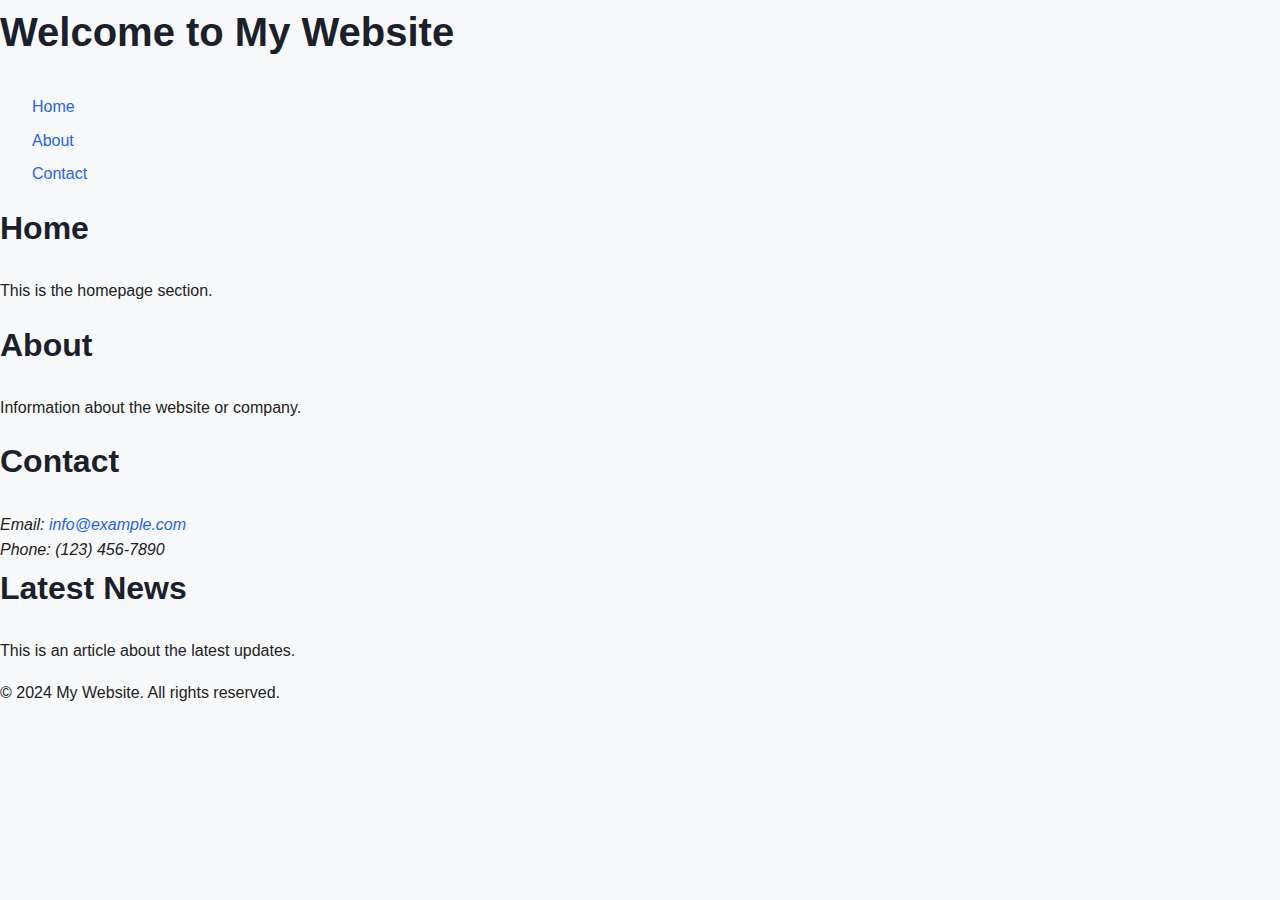
<file: ASN4/index.html>
<!DOCTYPE html>
<html lang="en">
<head>
    <meta charset="UTF-8">
    <link href="styles.css" rel="stylesheet" type="text/css">
    <meta name="viewport" content="width=device-width, initial-scale=1.0">
    <title>Semantic HTML Template</title>
</head>
<body>
    <header>
        <h1>Welcome to My Website</h1>
        <nav>
            <ul>
                <li><a href="#home">Home</a></li>
                <li><a href="#about">About</a></li>
                <li><a href="#contact">Contact</a></li>
            </ul>
        </nav>
    </header>
    <main>
        <section id="home">
            <h2>Home</h2>
            <p>This is the homepage section.</p>
        </section>
        <section id="about">
            <h2>About</h2>
            <p>Information about the website or company.</p>
        </section>
        <section id="contact">
            <h2>Contact</h2>
            <address>
                Email: <a href="mailto:info@example.com">info@example.com</a><br>
                Phone: (123) 456-7890
            </address>
        </section>
        <article>
            <h2>Latest News</h2>
            <p>This is an article about the latest updates.</p>
        </article>
    </main>
    <footer>
        <p>&copy; 2024 My Website. All rights reserved.</p>
    </footer>
</body>
</html>
</file>
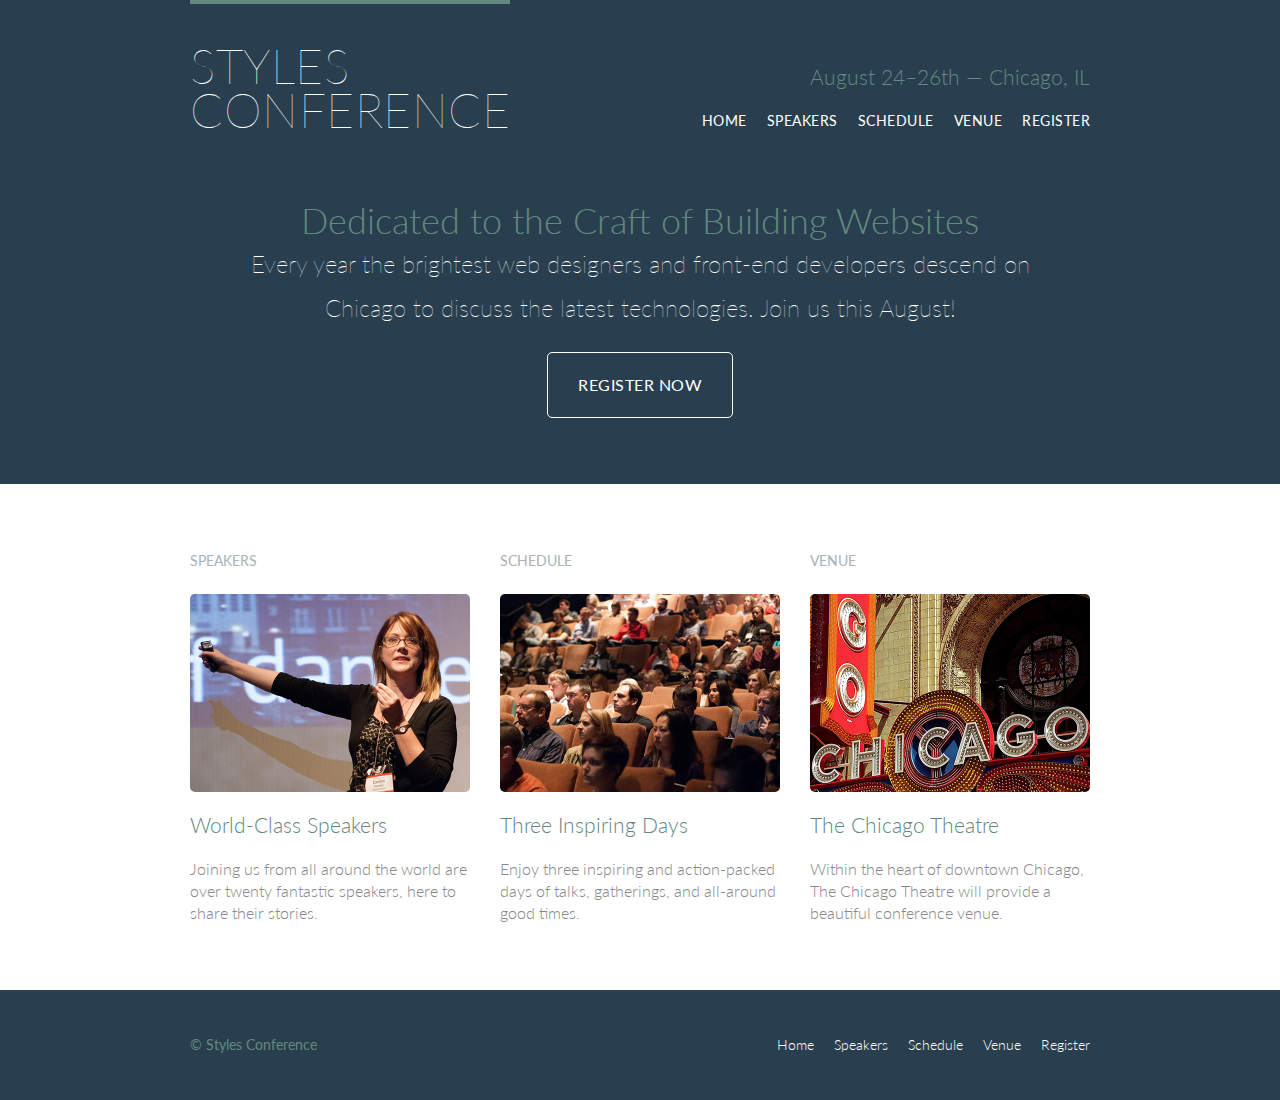
<file: ASN5/index.html>
<!DOCTYPE html>
<html lang="en">

  <head>
    <meta charset="utf-8">
    <title>Styles Conference</title>
    <link rel="stylesheet" href="assets/stylesheets/main.css">
    <link rel="stylesheet" href="http://fonts.googleapis.com/css?family=Lato:100,300,400">
  </head>

  <body>

    <!-- Header -->

    <header class="primary-header container group">

      <h1 class="logo">
        <a href="index.html">Styles <br> Conference</a>
      </h1>

      <h3 class="tagline">August 24&ndash;26th &mdash; Chicago, IL</h3>

      <nav class="nav primary-nav">
        <ul>
          <li><a href="index.html">Home</a></li><!--
          --><li><a href="speakers.html">Speakers</a></li><!--
          --><li><a href="schedule.html">Schedule</a></li><!--
          --><li><a href="venue.html">Venue</a></li><!--
          --><li><a href="register.html">Register</a></li>
        </ul>
      </nav>

    </header>

    <!-- Hero -->

    <section class="hero container">

      <h2>Dedicated to the Craft of Building Websites</h2>

      <p>Every year the brightest web designers and front-end developers descend on Chicago to discuss the latest technologies. Join us this August!</p>

      <a class="btn btn-alt" href="register.html">Register Now</a>

    </section>

    <!-- Teasers -->

    <section class="row">
      <div class="grid">

        <!-- Speakers -->

        <section class="teaser col-1-3">
          <h5>Speakers</h5>
          <a href="speakers.html">
            <img src="assets/images/home/speakers.jpg" alt="Professional Speaker">
            <h3>World-Class Speakers</h3>
          </a>
          <p>Joining us from all around the world are over twenty fantastic speakers, here to share their stories.</p>
        </section><!--

        Schedule

        --><section class="teaser col-1-3">
          <h5>Schedule</h5>
          <a href="schedule.html">
            <img src="assets/images/home/schedule.jpg" alt="Conference Attendees">
            <h3>Three Inspiring Days</h3>
          </a>
          <p>Enjoy three inspiring and action-packed days of talks, gatherings, and all-around good times.</p>
        </section><!--

        Venue

        --><section class="teaser col-1-3">
          <h5>Venue</h5>
          <a href="venue.html">
            <img src="assets/images/home/venue.jpg" alt="The Chicago Theatre">
            <h3>The Chicago Theatre</h3>
          </a>
          <p>Within the heart of downtown Chicago, The Chicago Theatre will provide a beautiful conference venue.</p>
        </section>

      </div>
    </section>

    <!-- Footer -->

    <footer class="primary-footer container group">

      <small>&copy; Styles Conference</small>

      <nav class="nav">
        <ul>
          <li><a href="index.html">Home</a></li><!--
          --><li><a href="speakers.html">Speakers</a></li><!--
          --><li><a href="schedule.html">Schedule</a></li><!--
          --><li><a href="venue.html">Venue</a></li><!--
          --><li><a href="register.html">Register</a></li>
        </ul>
      </nav>

    </footer>

  </body>
</html>
</file>
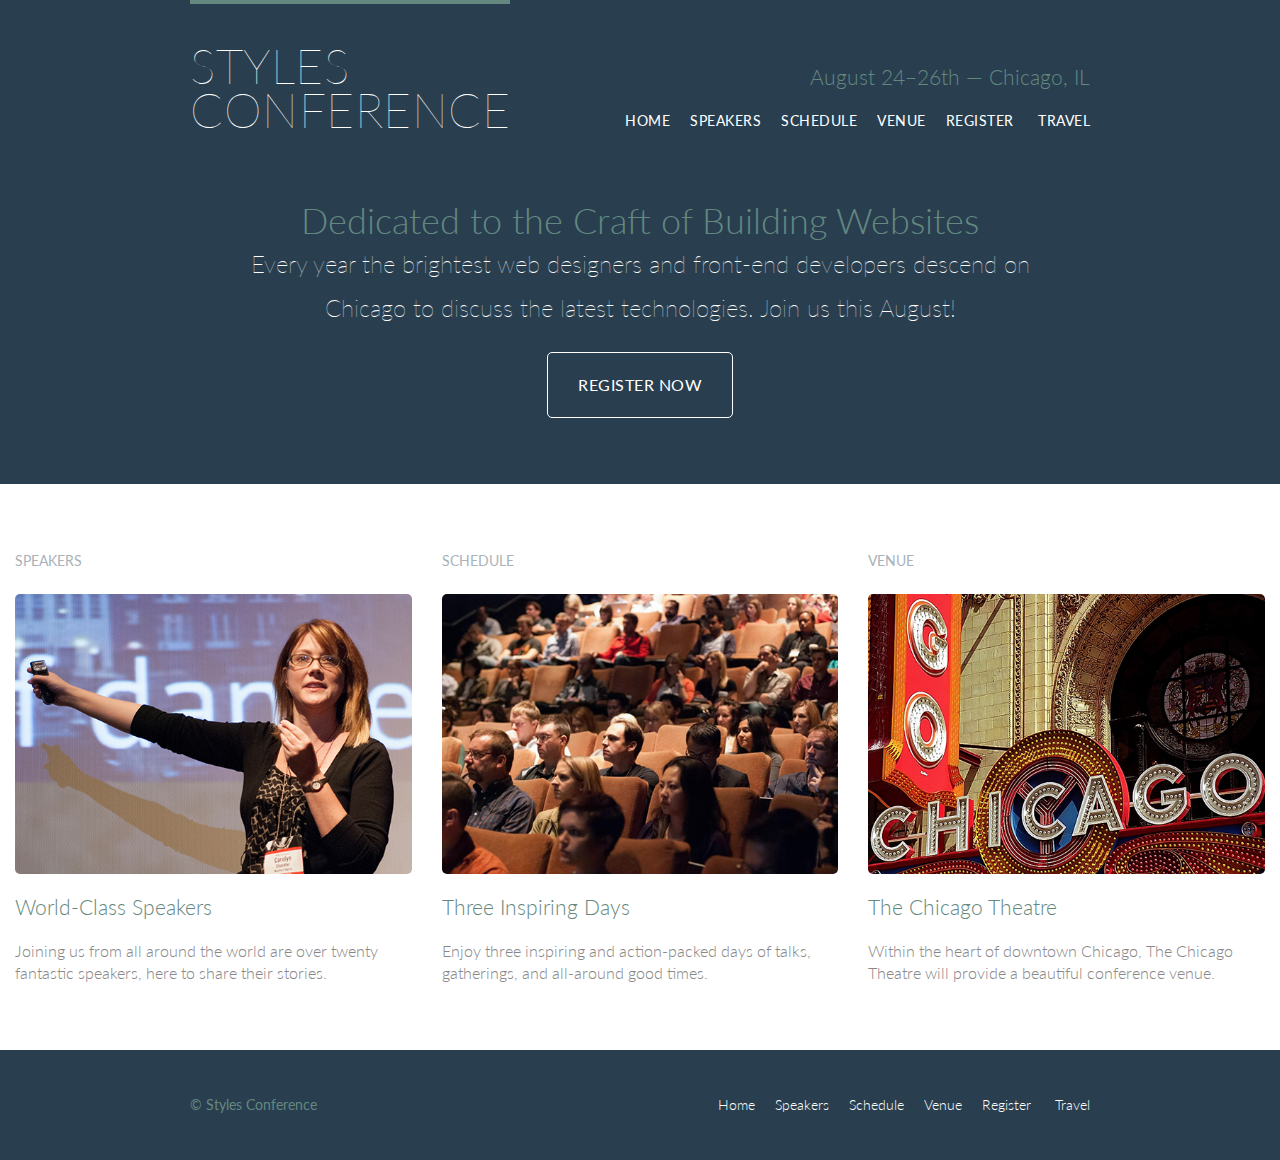
<file: ASN6/index.html>
<!DOCTYPE html>
<html lang="en">

  <head>
    <meta charset="utf-8">
    <title>Styles Conference</title>
    <link rel="stylesheet" href="assets/stylesheets/main.css">
    <link rel="stylesheet" href="http://fonts.googleapis.com/css?family=Lato:100,300,400">
  </head>

  <body>

    <!-- Header -->

    <header class="primary-header container group">

      <h1 class="logo">
        <a href="index.html">Styles <br> Conference</a>
      </h1>

      <h3 class="tagline">August 24&ndash;26th &mdash; Chicago, IL</h3>

      <nav class="nav primary-nav">
        <ul>
          <li><a href="index.html">Home</a></li><!--
          --><li><a href="speakers.html">Speakers</a></li><!--
          --><li><a href="schedule.html">Schedule</a></li><!--
          --><li><a href="venue.html">Venue</a></li><!--
          --><li><a href="register.html">Register</a></li>
		 <li><a href="travel.html">Travel</a></li>
        </ul>
      </nav>

    </header>

    <!-- Hero -->

    <section class="hero container">

      <h2>Dedicated to the Craft of Building Websites</h2>

      <p>Every year the brightest web designers and front-end developers descend on Chicago to discuss the latest technologies. Join us this August!</p>

      <a class="btn btn-alt" href="register.html">Register Now</a>

    </section>

    <!-- Teasers -->

    <section class="row">
	
      <div class="grid">
	  </div>
	  
	  

        <!-- Speakers -->

        <section class="teaser col-1-3">
          <h5>Speakers</h5>
          <a href="speakers.html">
            <img src="assets/images/home/speakers.jpg" alt="Professional Speaker">
            <h3>World-Class Speakers</h3>
          </a>
          <p>Joining us from all around the world are over twenty fantastic speakers, here to share their stories.</p>
        </section><!--

        Schedule

        --><section class="teaser col-1-3">
          <h5>Schedule</h5>
          <a href="schedule.html">
            <img src="assets/images/home/schedule.jpg" alt="Conference Attendees">
            <h3>Three Inspiring Days</h3>
          </a>
          <p>Enjoy three inspiring and action-packed days of talks, gatherings, and all-around good times.</p>
        </section><!--

        Venue
       
        --><section class="teaser col-1-3">
          <h5>Venue</h5>
          <a href="venue.html">
            <img src="assets/images/home/venue.jpg" alt="The Chicago Theatre">
            <h3>The Chicago Theatre</h3>
          </a>
          <p>Within the heart of downtown Chicago, The Chicago Theatre will provide a beautiful conference venue.</p>
        </section>

     
    </section>

    <!-- Footer -->

    <footer class="primary-footer container group">

      <small>&copy; Styles Conference</small>

      <nav class="nav">
        <ul>
          <li><a href="index.html">Home</a></li><!--
          --><li><a href="speakers.html">Speakers</a></li><!--
          --><li><a href="schedule.html">Schedule</a></li><!--
          --><li><a href="venue.html">Venue</a></li><!--
          --><li><a href="register.html">Register</a></li>
		  <li><a href="travel.html">Travel</a></li>
        </ul>
      </nav>

    </footer>

  </body>
</html>
</file>
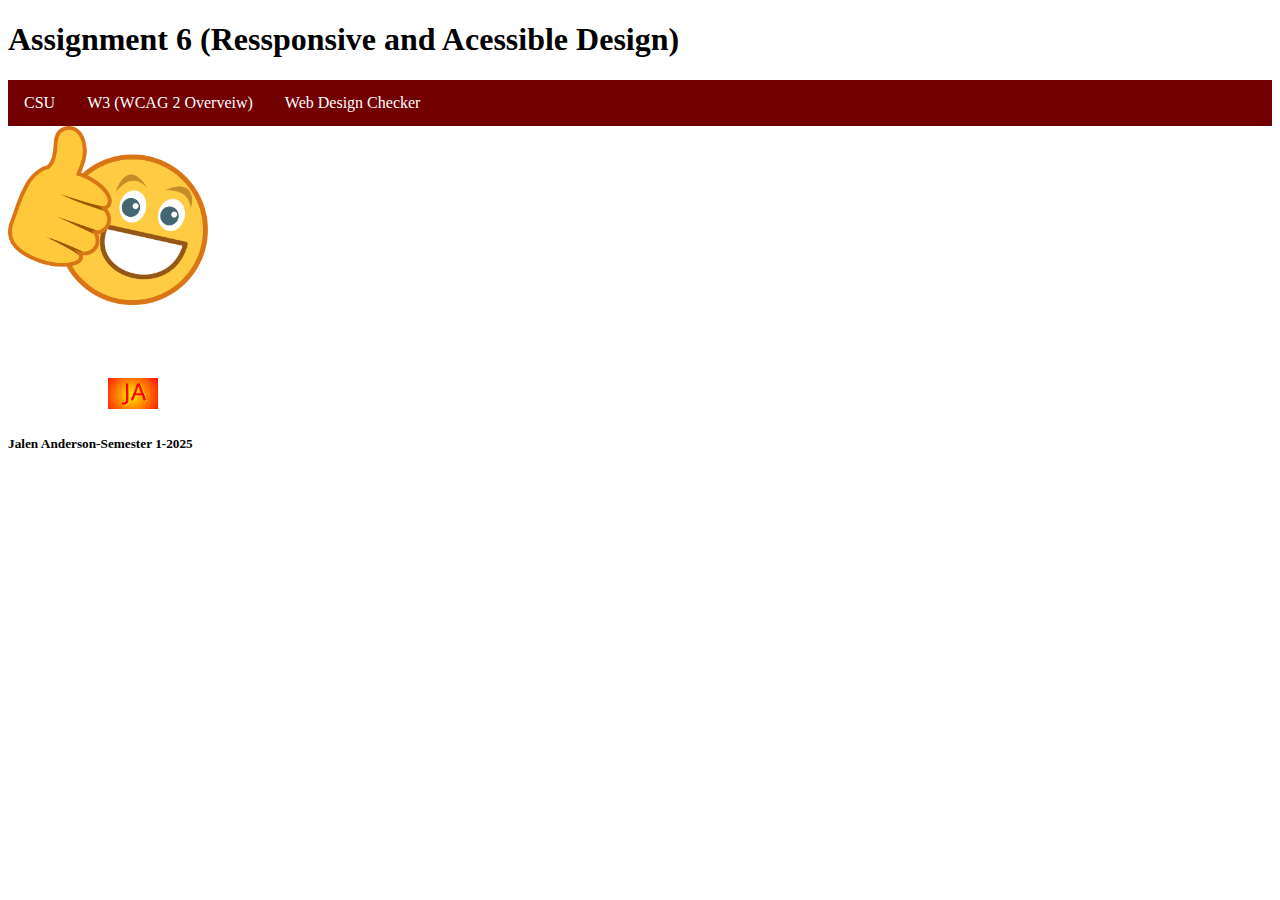
<file: ASN8/Index.html>
<!DOCTYPE html>
<!--Jalen Anderson Midterm-->
<html lang="en">
    <head>
        
        <title>Asignment 6</title>
         <link rel="stylesheet" href="styles.css">
		 <meta charset="utf-8">
    </head>
    
	<body>
	<header>
	<h1>Assignment 6 (Ressponsive and Acessible Design)</h1>
	 </header>
		<nav>
  <ul>
    <li><a href="https://www.columbusstate.edu/" tabindex="1">CSU</a></li>
    <li><a href="https://www.w3.org/WAI/standards-guidelines/wcag/"tabindex="2">W3 (WCAG 2 Overveiw)</a></li>
    <li><a href="https://responsivewebtest.com/"tabindex="3">Web Design Checker</a></li>
  </ul>
</nav>
       
        <main>
            <img src="smile.webp" alt="a smiley tumbs up" width="200"> 
			</main>
		
		
	   
		<aside> 
		<svg width="100" height="100">
  <img src="logo.png" alt="A logo featuring my Initails" width="50"> 
       </svg>
      </aside>
		
		</footer>
		<h5>Jalen Anderson-Semester 1-2025</h5>
		</footer>
        
           
        
    </body>
</html>
</file>
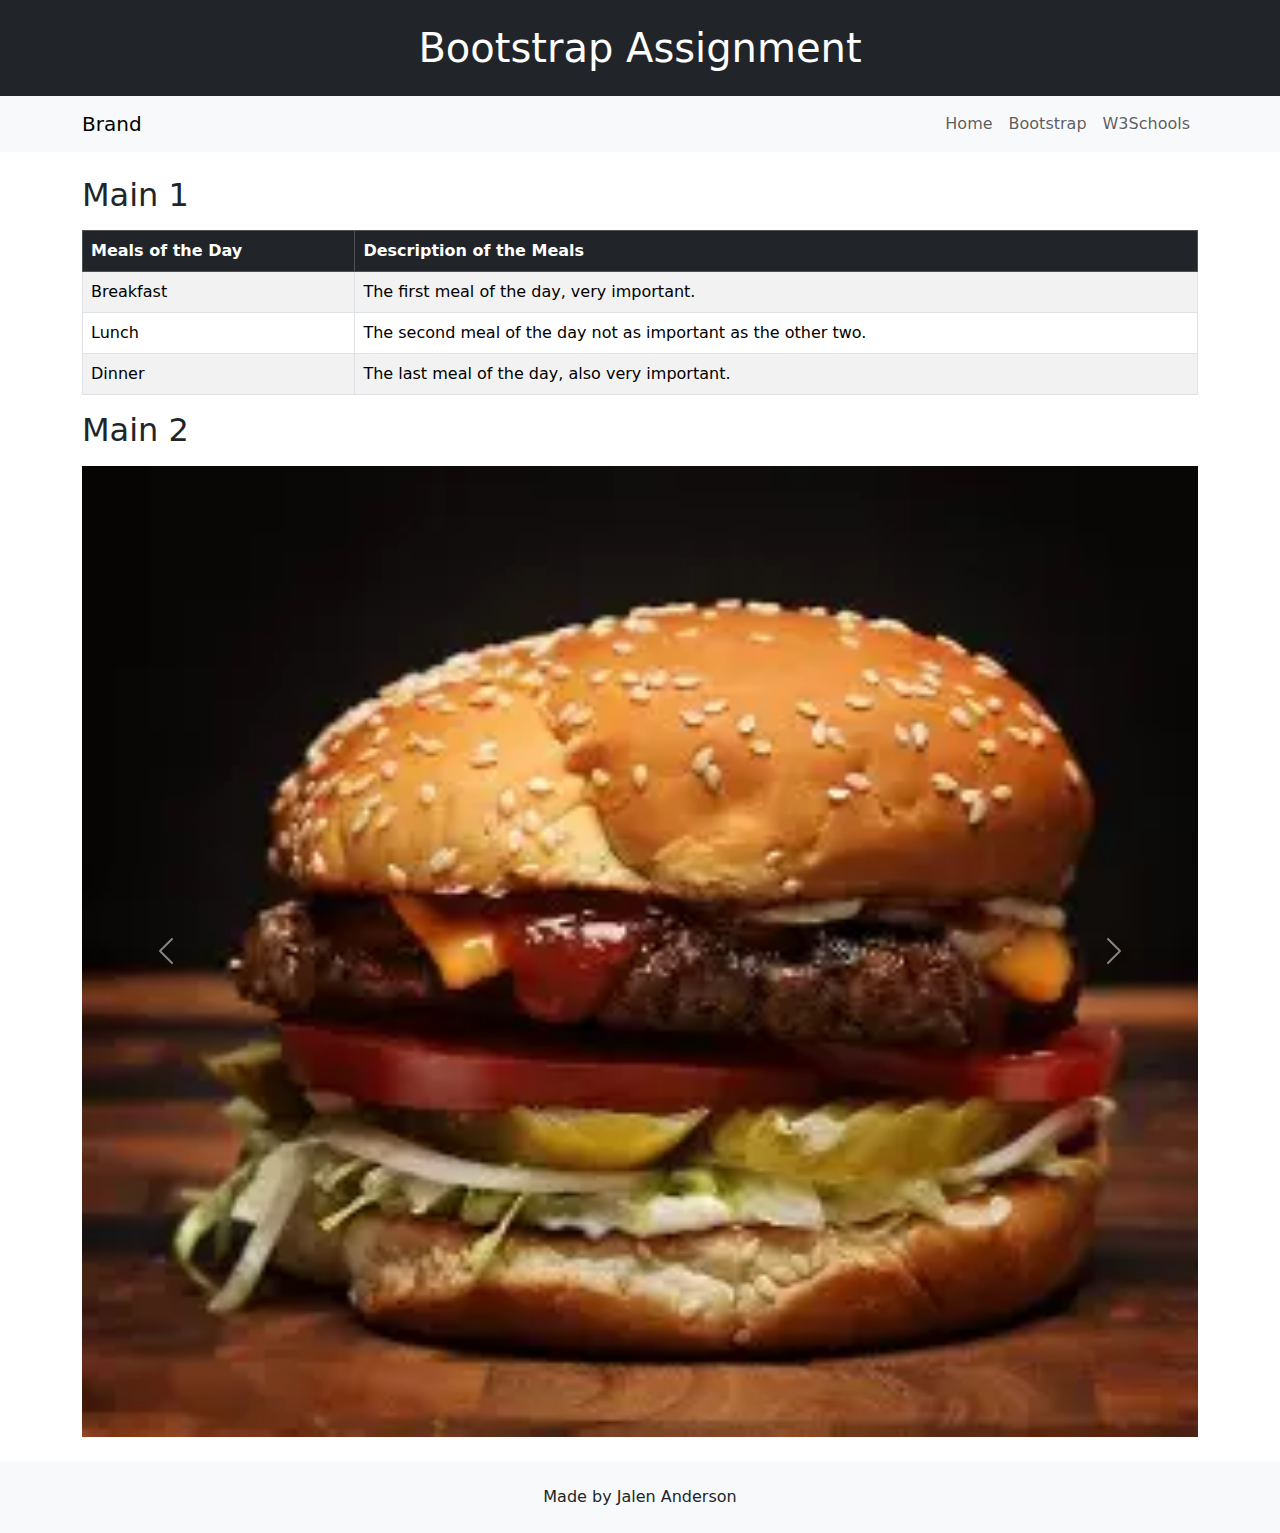
<file: ASN9/index.html>
<!DOCTYPE html>
<html lang="en">
<head>
  <meta charset="utf-8">
  <meta name="viewport" content="width=device-width, initial-scale=1">
  <title>Bootstrap Assignment</title>
  <link href="https://cdn.jsdelivr.net/npm/bootstrap@5.3.2/dist/css/bootstrap.min.css" rel="stylesheet">
  
</head>
<body>
  <header class="bg-dark text-white text-center py-4">
    <h1 class="mb-0">Bootstrap Assignment</h1>
  </header>

  <nav class="navbar navbar-expand-md navbar-light bg-light">
    <div class="container">
      <a class="navbar-brand" href="#">Brand</a>
      <button class="navbar-toggler" type="button" data-bs-toggle="collapse" data-bs-target="#mainNav"
              aria-controls="mainNav" aria-expanded="false" aria-label="Toggle navigation">
        <span class="navbar-toggler-icon"></span>
      </button>

      <div class="collapse navbar-collapse" id="mainNav">
        <ul class="navbar-nav ms-auto">
          <li class="nav-item"><a class="nav-link" href="index.html">Home</a></li>
          <li class="nav-item"><a class="nav-link" href="https://getbootstrap.com/" target="_blank">Bootstrap</a></li>
          <li class="nav-item"><a class="nav-link" href="https://www.w3schools.com/bootstrap5/" target="_blank">W3Schools</a></li>
        </ul>
      </div>
    </div>
  </nav>

  <main class="container my-4">
    <section class="spacious">
      <h2 class="mb-3">Main 1</h2>
      <div class="table-responsive">
        <table class="table table-striped table-bordered table-hover align-middle">
          <thead class="table-dark">
            <tr>
              <th>Meals of the Day</th>
              <th>Description of the Meals</th>
            </tr>
          </thead>
          <tbody>
            <tr>
              <td>Breakfast</td>
              <td>The first meal of the day, very important.</td>
            </tr>
            <tr>
              <td>Lunch</td>
              <td>The second meal of the day not as important as the other two.</td>
            </tr>
            <tr>
              <td>Dinner</td>
              <td>The last meal of the day, also very important.</td>
            </tr>
          </tbody>
        </table>
      </div>
    </section>
 <section class="spacious">
      <h2 class="mb-3">Main 2</h2>
      <div id="imageCarousel" class="carousel slide" data-bs-ride="carousel">
        <div class="carousel-inner">
         
          <div class="carousel-item active">
            <img src="images/Burger.webp" class="d-block w-100" alt="Image 1">
          </div>
          <div class="carousel-item">
            <img src="images/Burger2.webp" class="d-block w-100" alt="Image 2">
          </div>
          <div class="carousel-item">
            <img src="images/Burger3.webp" class="d-block w-100" alt="Image 3">
          </div>
          <div class="carousel-item">
            <img src="images/Burger4.webp" class="d-block w-100" alt="Image 4">
          </div>
          <div class="carousel-item">
            <img src="images/Burger5.webp" class="d-block w-100" alt="Image 5">
          </div>
        </div>

       
        <button class="carousel-control-prev" type="button" data-bs-target="#imageCarousel" data-bs-slide="prev">
          <span class="carousel-control-prev-icon" aria-hidden="true"></span>
          <span class="visually-hidden">Previous</span>
        </button>
        <button class="carousel-control-next" type="button" data-bs-target="#imageCarousel" data-bs-slide="next">
          <span class="carousel-control-next-icon" aria-hidden="true"></span>
          <span class="visually-hidden">Next</span>
        </button>
      </div>
    </section>
  </main>

  
  <footer class="bg-light text-center py-4">
    <p class="mb-0">Made by Jalen Anderson</p>
  </footer>

  <script src="https://cdn.jsdelivr.net/npm/bootstrap@5.3.2/dist/js/bootstrap.bundle.min.js"></script>
</body>
</html>
</file>
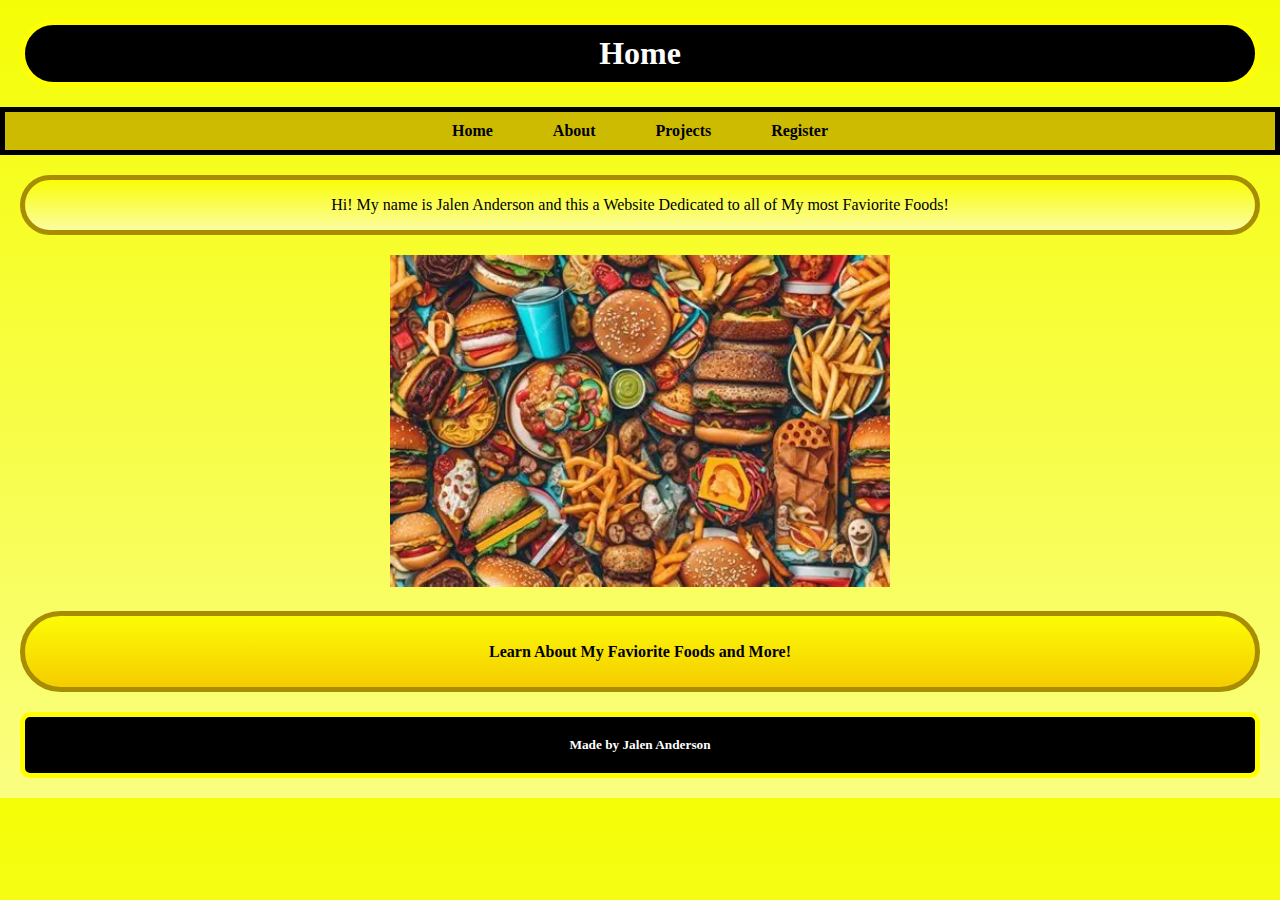
<file: ASN7/midterm/Index.html>
<!DOCTYPE html>
<!--Jalen Anderson Midterm-->
<html lang="en">
    <head>
        
        <title>My Faviorite Foods</title>
         <link rel="stylesheet" href="styles.css">
		 <meta charset="utf-8">
    </head>
    <body>
	<h1>Home</h1>
	 
		<nav>
  <ul class="nav-menu">
    <li><a href="index.html">Home</a></li>
    <li><a href="about.html">About</a></li>
    <li><a href="projects.html">Projects</a></li>
	<li><a href="register.html">Register</a></li>
  </ul>
</nav>
       
        <main>
            
			<p>Hi! My name is Jalen Anderson and this a Website Dedicated to all of My most Faviorite Foods!</p>
    
		</main>
		<img src="images/Food.webp" alt="Food" width="500"> 
	   
		<section>
		<h4>Learn About My Faviorite Foods and More!</h4>
		</section>
		
		</footer>
		<h5>Made by Jalen Anderson</h5>
		</footer>
        
           
        
    </body>
</html>
</file>
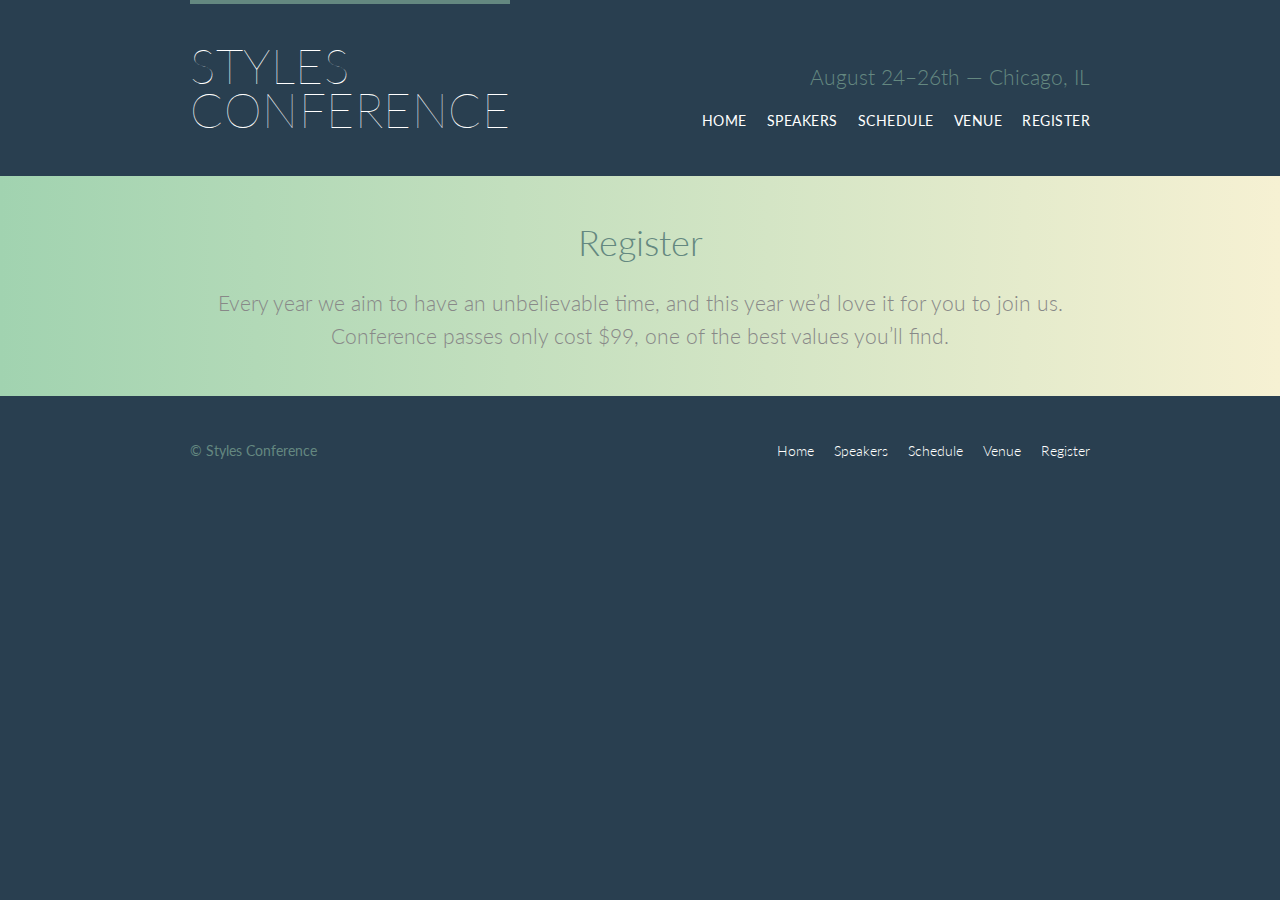
<file: ASN5/register.html>
<!DOCTYPE html>
<html lang="en">

  <head>
    <meta charset="utf-8">
    <title>Register - Styles Conference</title>
    <link rel="stylesheet" href="assets/stylesheets/main.css">
    <link rel="stylesheet" href="http://fonts.googleapis.com/css?family=Lato:100,300,400">
  </head>

  <body>

    <!-- Header -->

    <header class="primary-header container group">

      <h1 class="logo">
        <a href="index.html">Styles <br> Conference</a>
      </h1>

      <h3 class="tagline">August 24&ndash;26th &mdash; Chicago, IL</h3>

      <nav class="nav primary-nav">
        <ul>
          <li><a href="index.html">Home</a></li><!--
          --><li><a href="speakers.html">Speakers</a></li><!--
          --><li><a href="schedule.html">Schedule</a></li><!--
          --><li><a href="venue.html">Venue</a></li><!--
          --><li><a href="register.html">Register</a></li>
        </ul>
      </nav>

    </header>

    <!-- Lead -->

    <section class="row-alt">
      <div class="lead container">

        <h1>Register</h1>

        <p>Every year we aim to have an unbelievable time, and this year we&#8217;d love it for you to join us. Conference passes only cost $99, one of the best values you&#8217;ll find.</p>

      </div>
    </section>

    <!-- Footer -->

    <footer class="primary-footer container group">

      <small>&copy; Styles Conference</small>

      <nav class="nav">
        <ul>
          <li><a href="index.html">Home</a></li><!--
          --><li><a href="speakers.html">Speakers</a></li><!--
          --><li><a href="schedule.html">Schedule</a></li><!--
          --><li><a href="venue.html">Venue</a></li><!--
          --><li><a href="register.html">Register</a></li>
        </ul>
      </nav>

    </footer>

  </body>
</html>
</file>
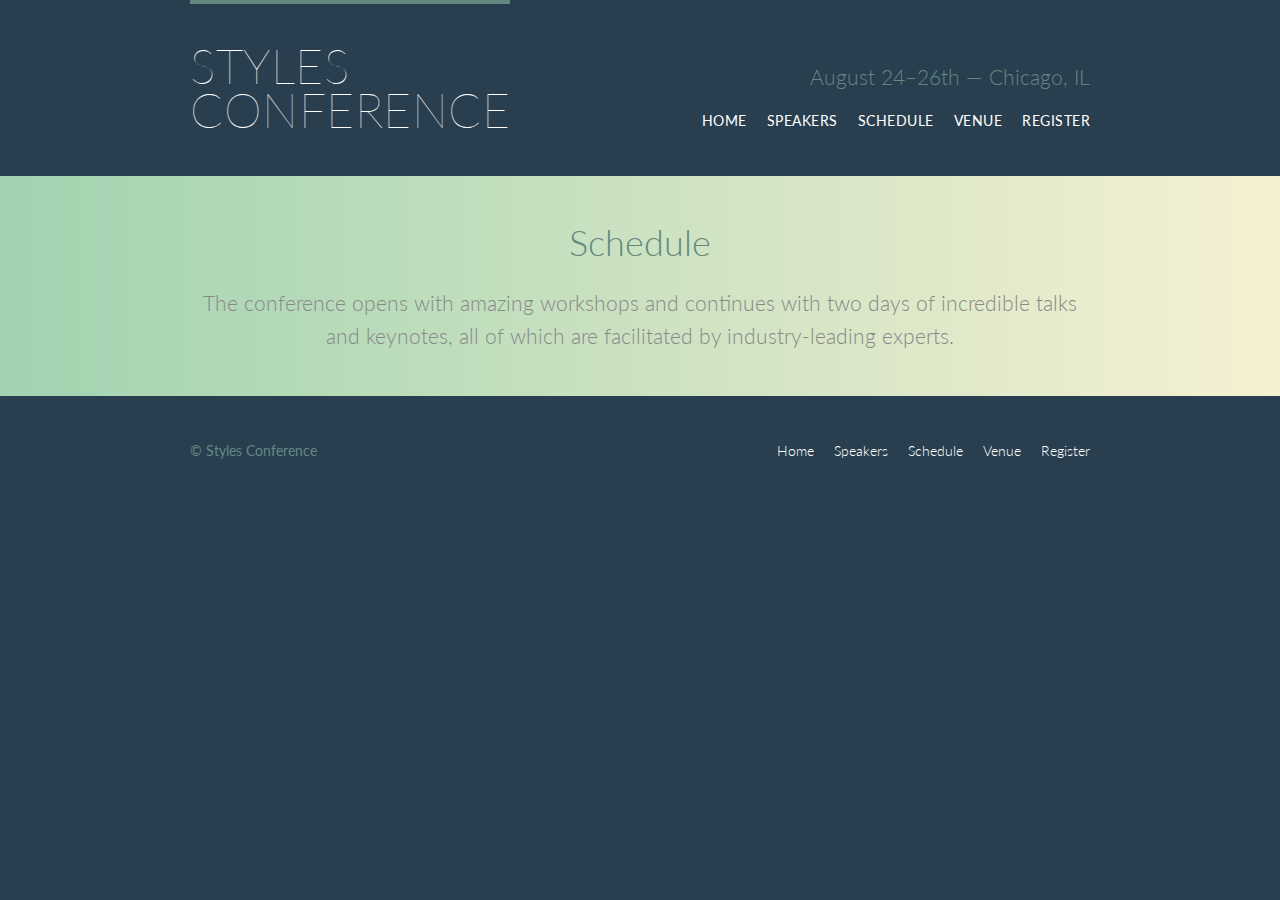
<file: ASN5/schedule.html>
<!DOCTYPE html>
<html lang="en">

  <head>
    <meta charset="utf-8">
    <title>Schedule - Styles Conference</title>
    <link rel="stylesheet" href="assets/stylesheets/main.css">
    <link rel="stylesheet" href="http://fonts.googleapis.com/css?family=Lato:100,300,400">
  </head>

  <body>

    <!-- Header -->

    <header class="primary-header container group">

      <h1 class="logo">
        <a href="index.html">Styles <br> Conference</a>
      </h1>

      <h3 class="tagline">August 24&ndash;26th &mdash; Chicago, IL</h3>

      <nav class="nav primary-nav">
        <ul>
          <li><a href="index.html">Home</a></li><!--
          --><li><a href="speakers.html">Speakers</a></li><!--
          --><li><a href="schedule.html">Schedule</a></li><!--
          --><li><a href="venue.html">Venue</a></li><!--
          --><li><a href="register.html">Register</a></li>
        </ul>
      </nav>

    </header>

    <!-- Lead -->

    <section class="row-alt">
      <div class="lead container">

        <h1>Schedule</h1>

        <p>The conference opens with amazing workshops and continues with two days of incredible talks and keynotes, all of which are facilitated by industry-leading experts.</p>

      </div>
    </section>

    <!-- Footer -->

    <footer class="primary-footer container group">

      <small>&copy; Styles Conference</small>

      <nav class="nav">
        <ul>
          <li><a href="index.html">Home</a></li><!--
          --><li><a href="speakers.html">Speakers</a></li><!--
          --><li><a href="schedule.html">Schedule</a></li><!--
          --><li><a href="venue.html">Venue</a></li><!--
          --><li><a href="register.html">Register</a></li>
        </ul>
      </nav>

    </footer>

  </body>
</html>
</file>
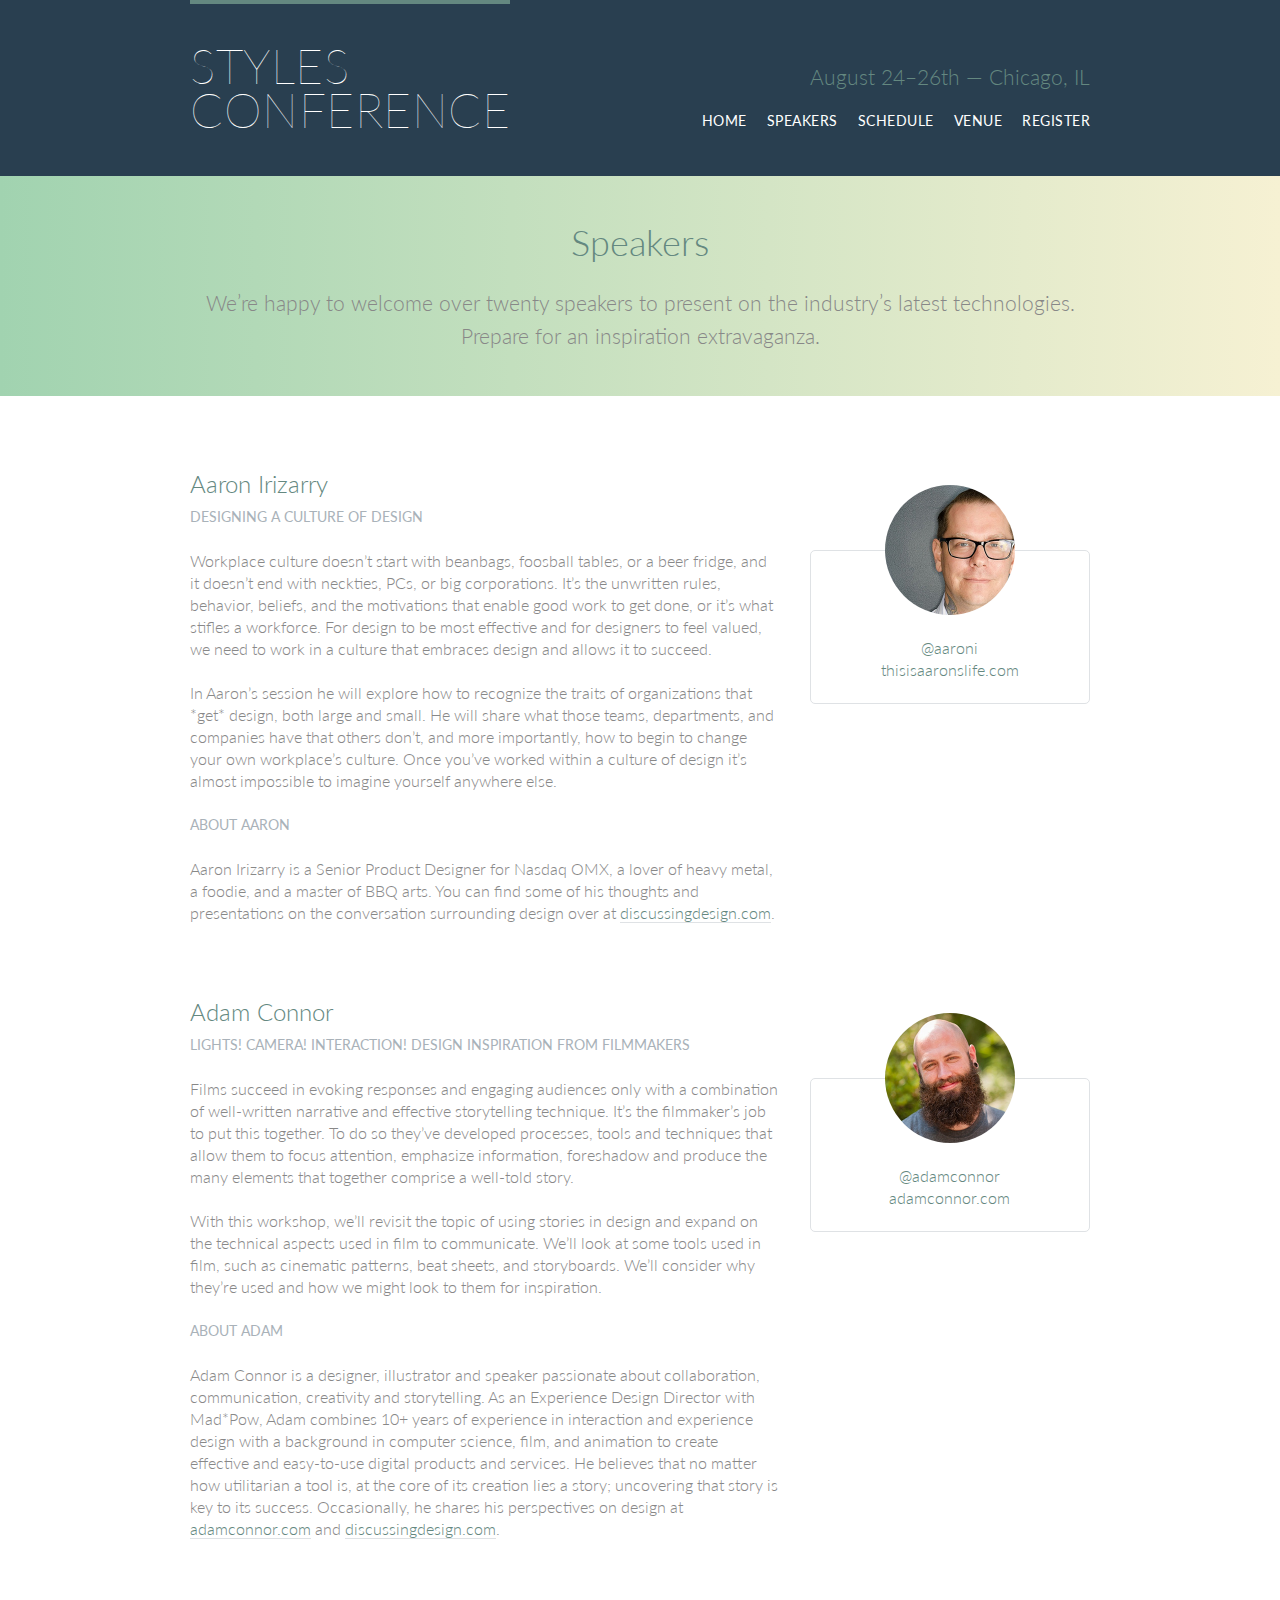
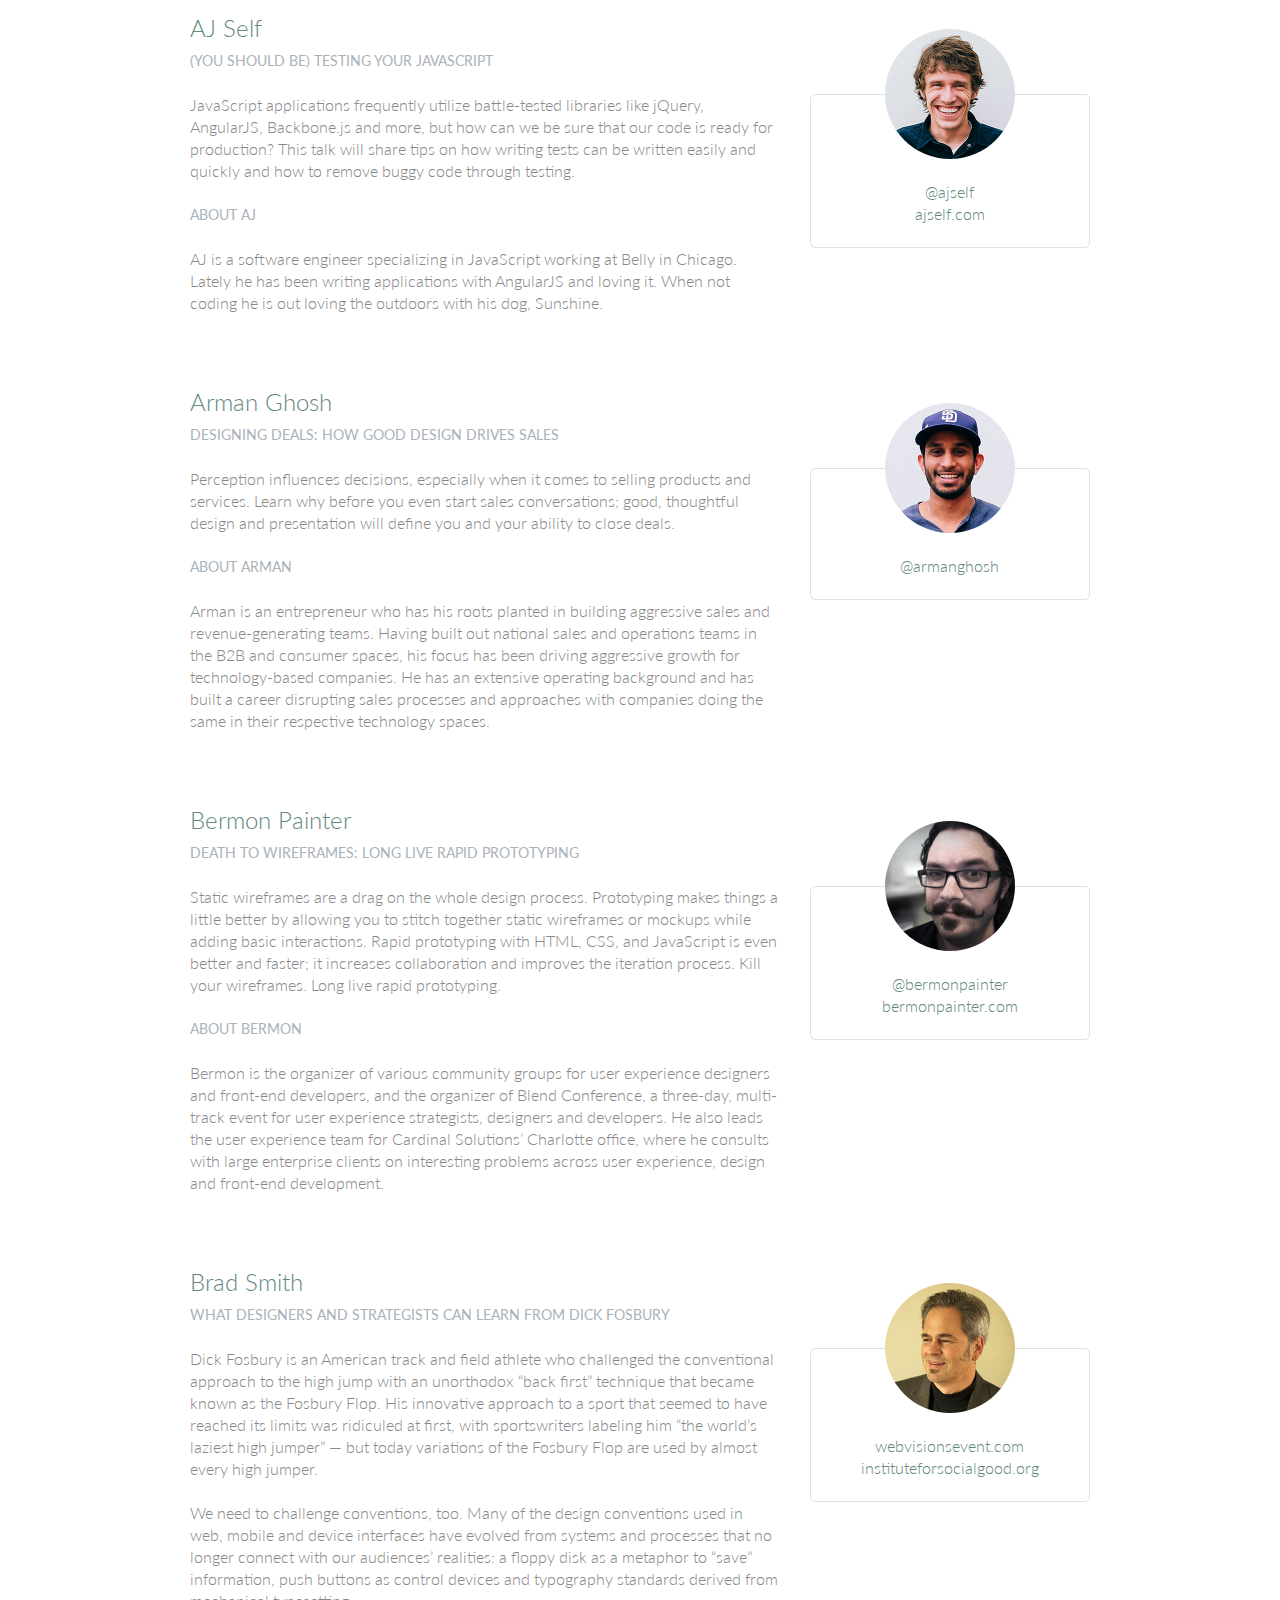
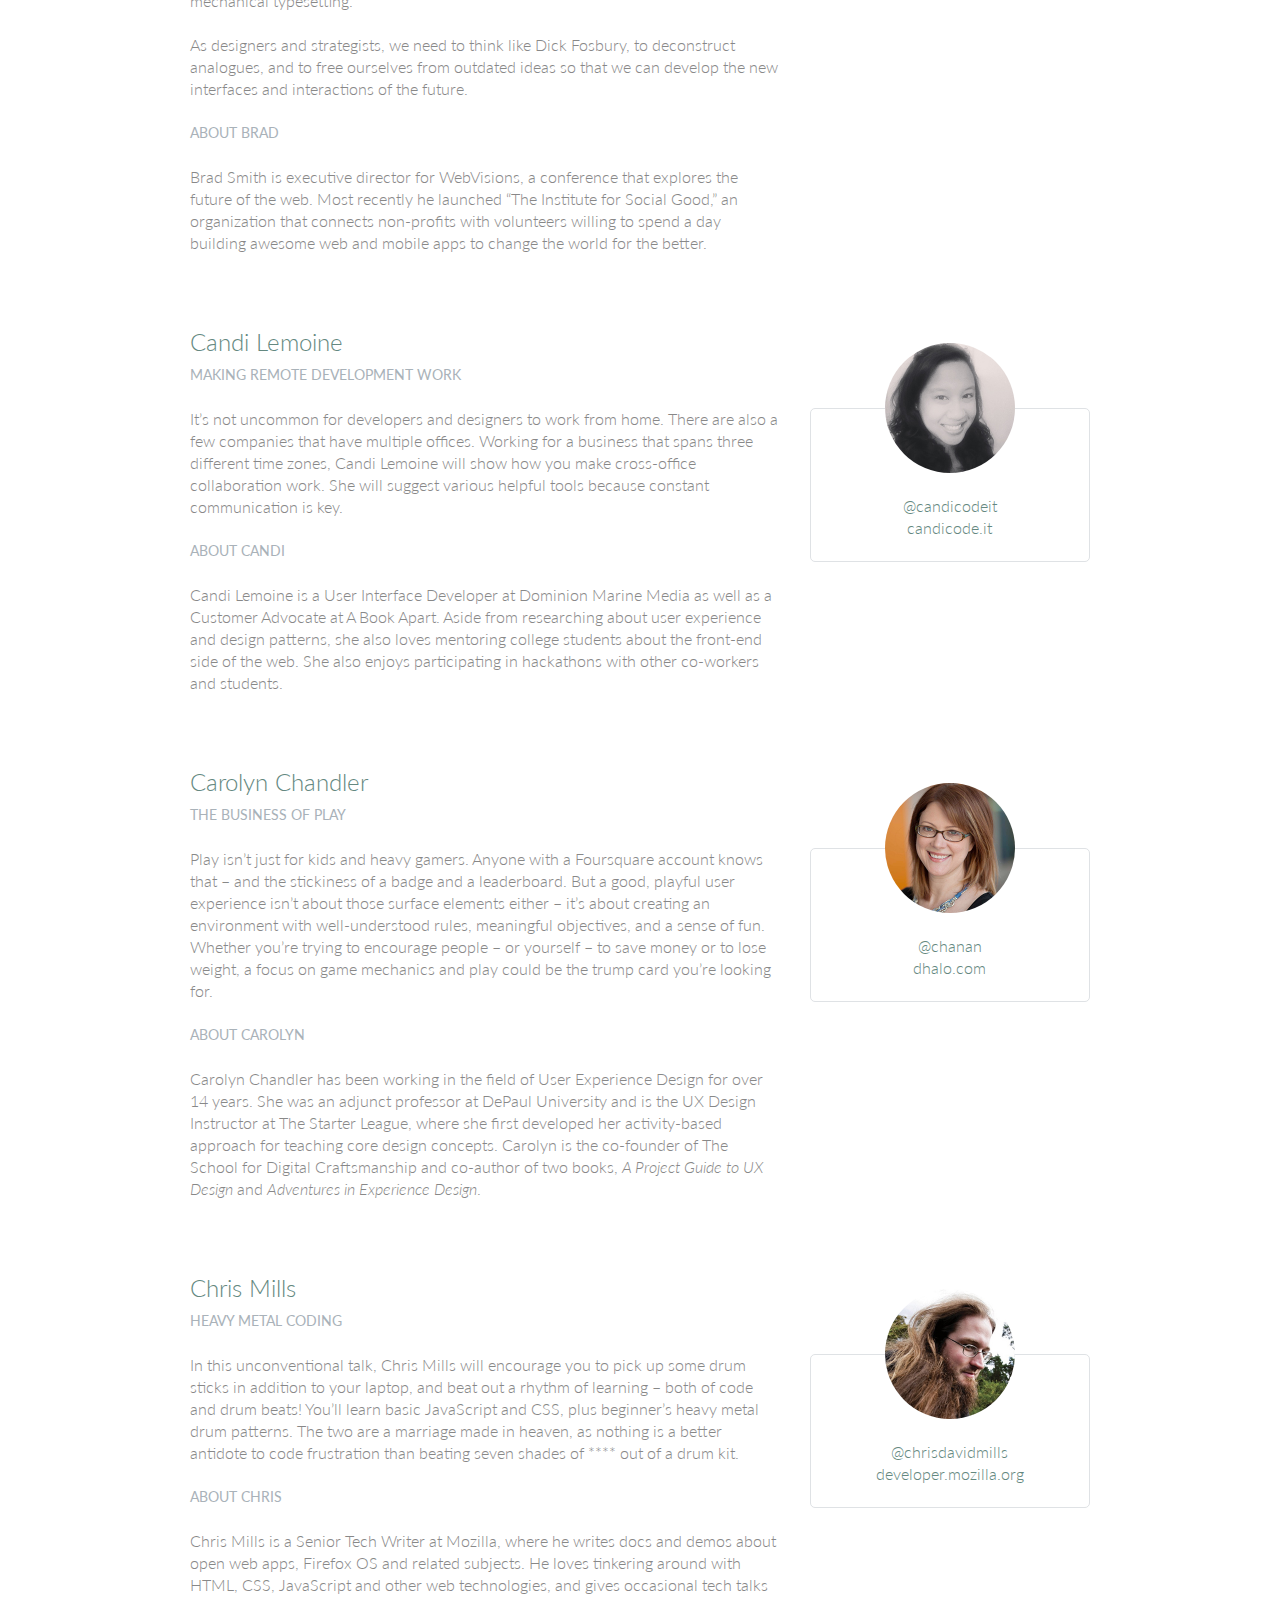
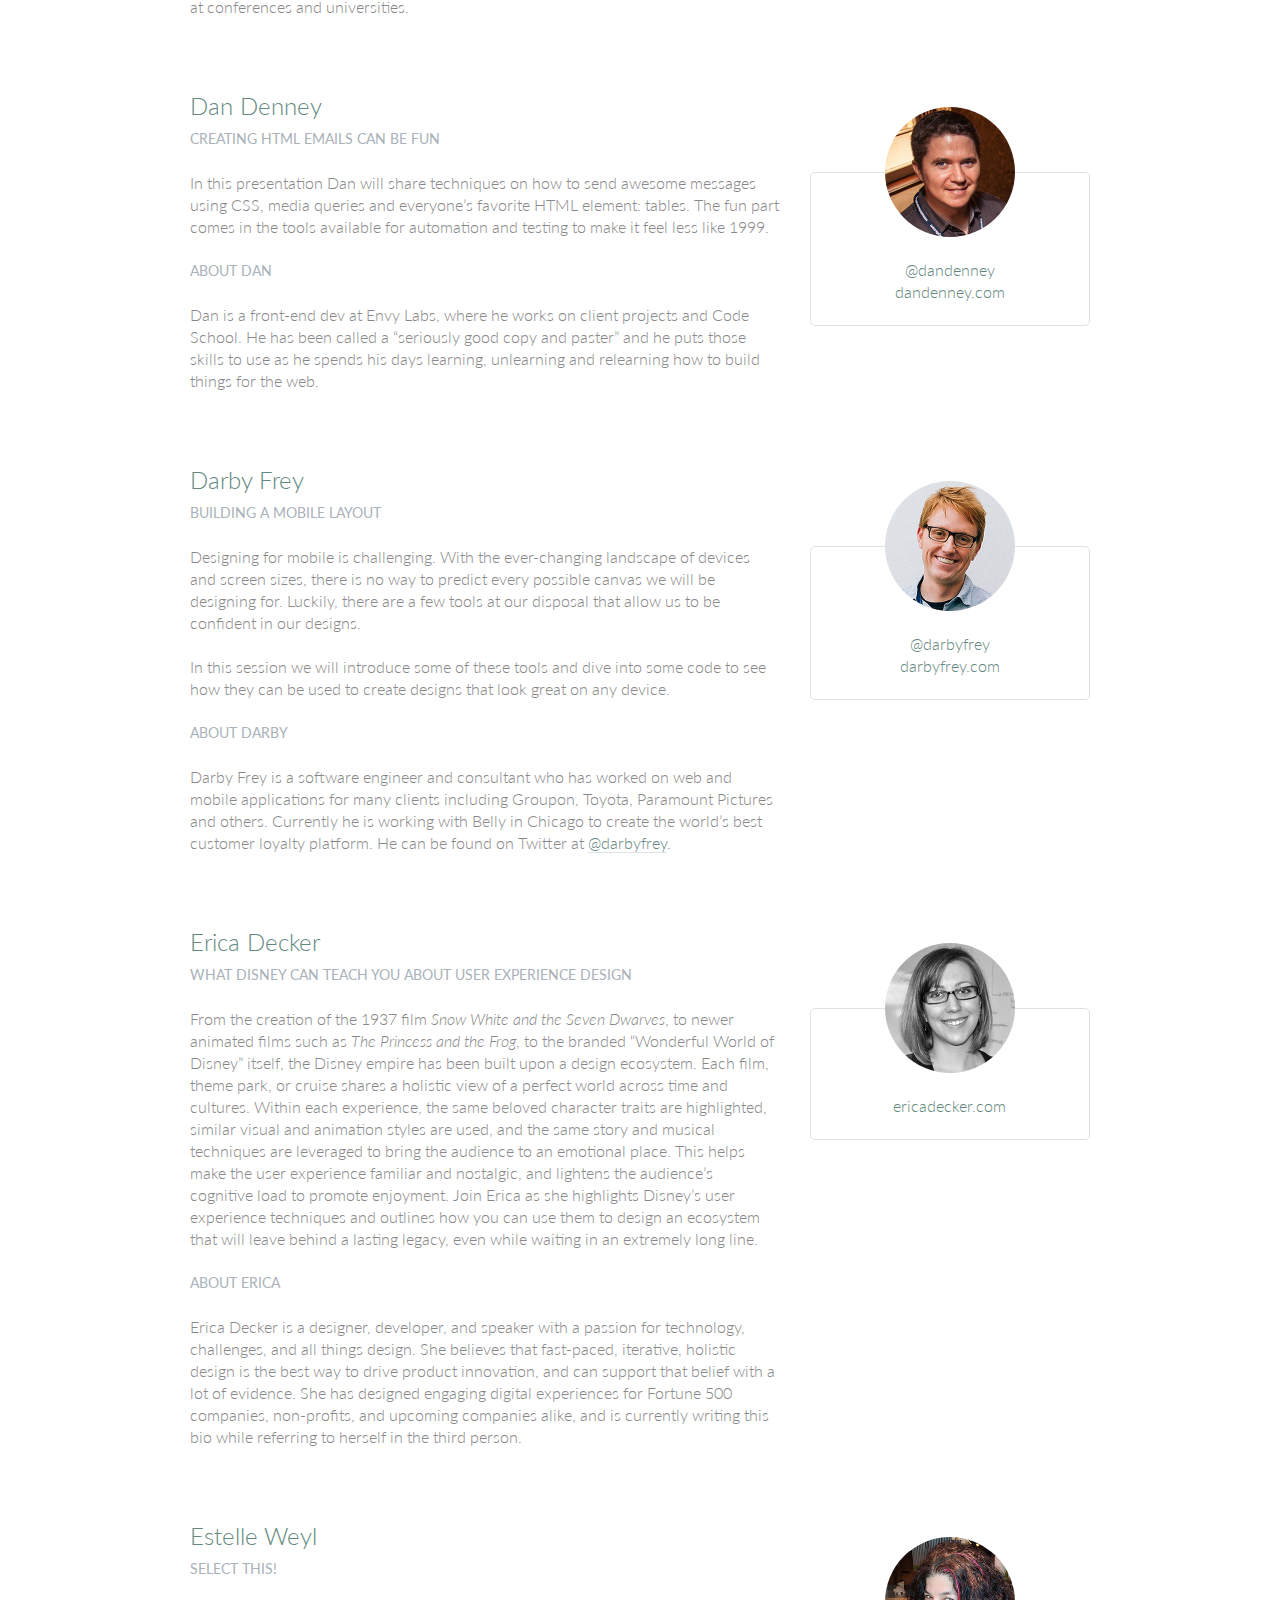
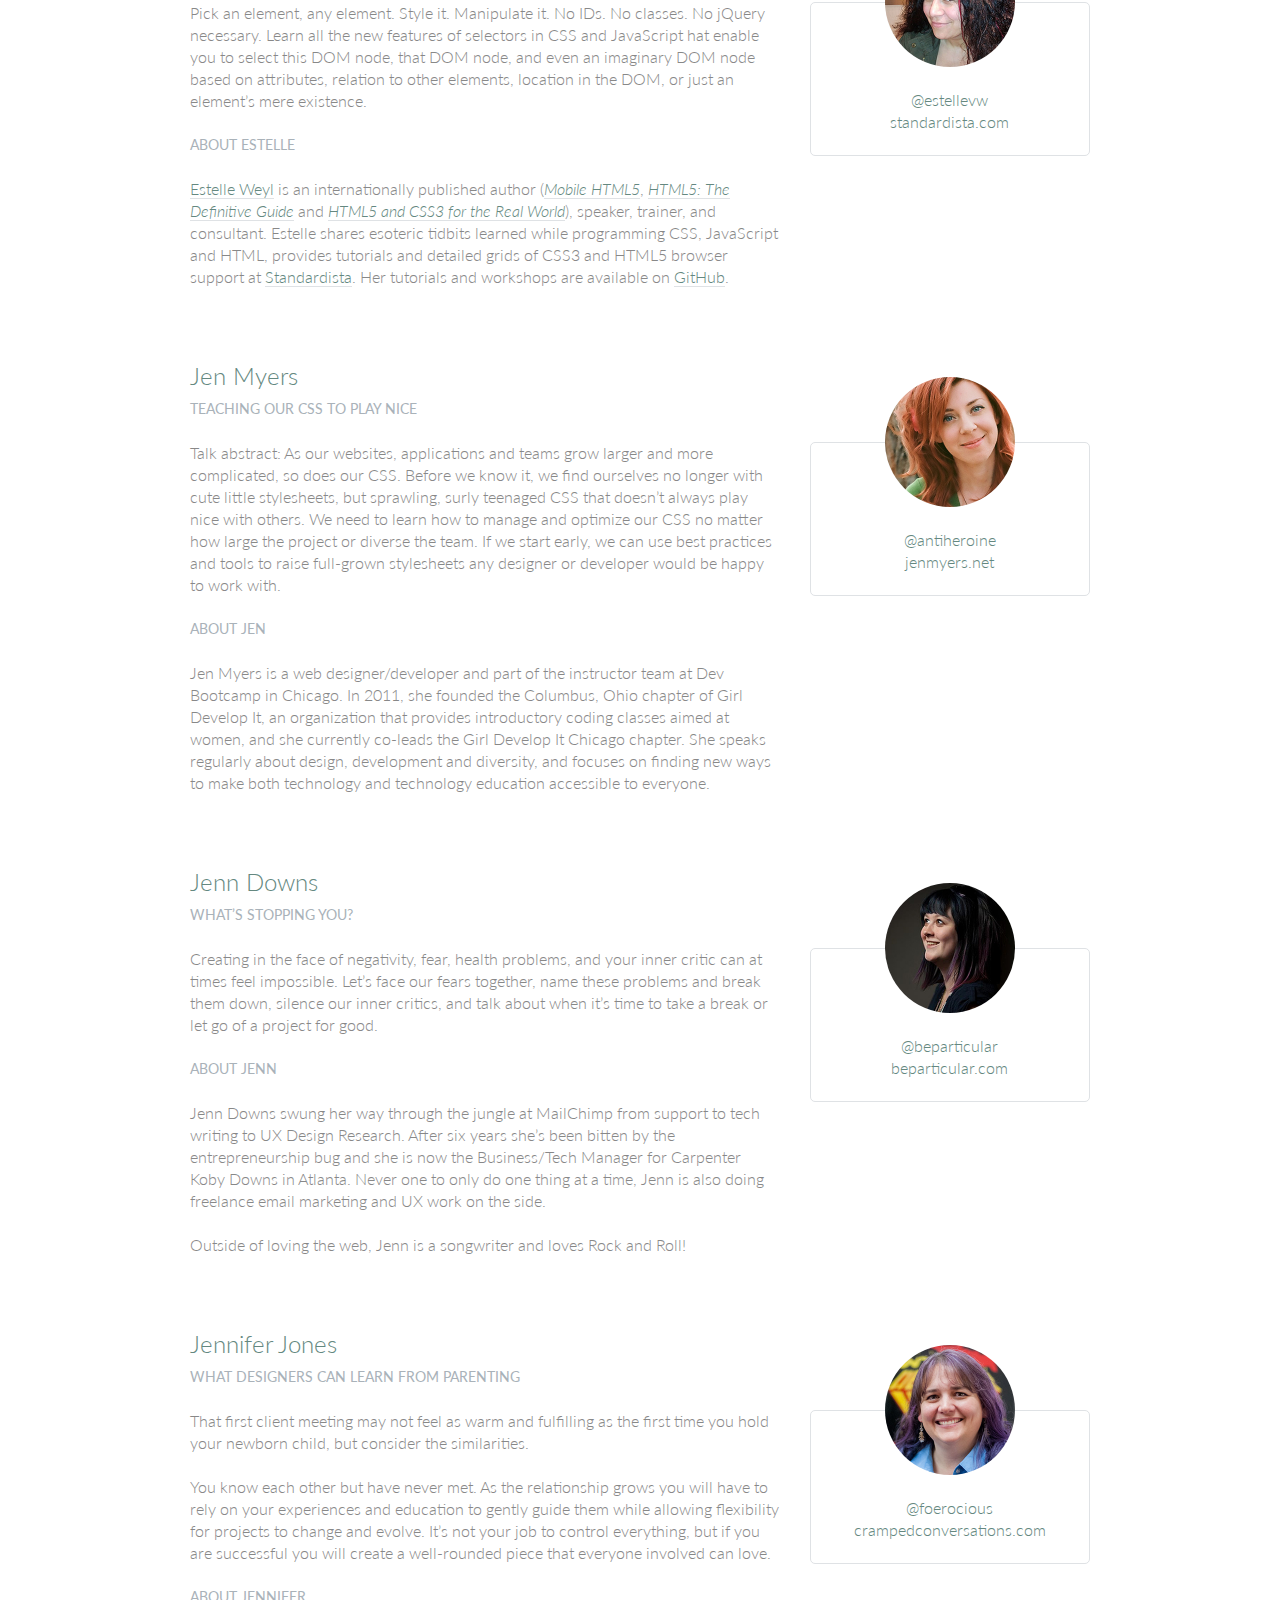
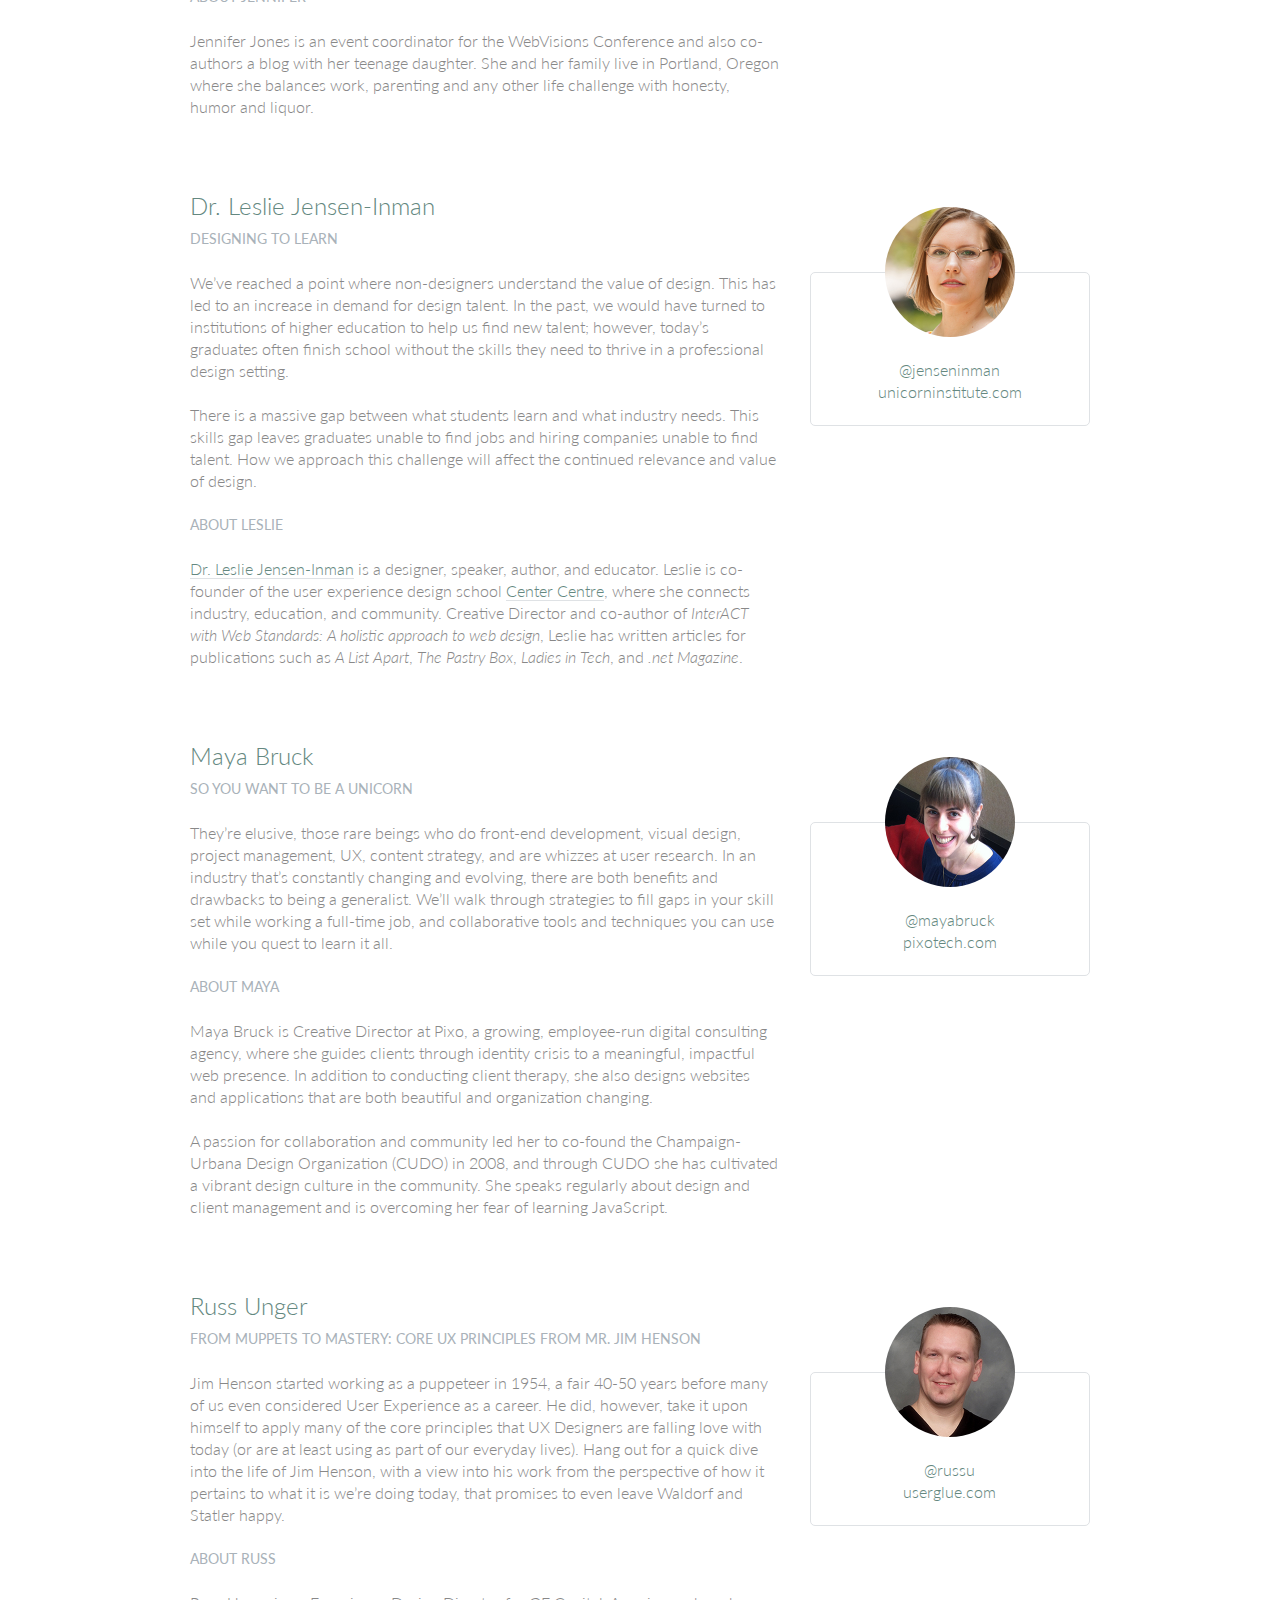
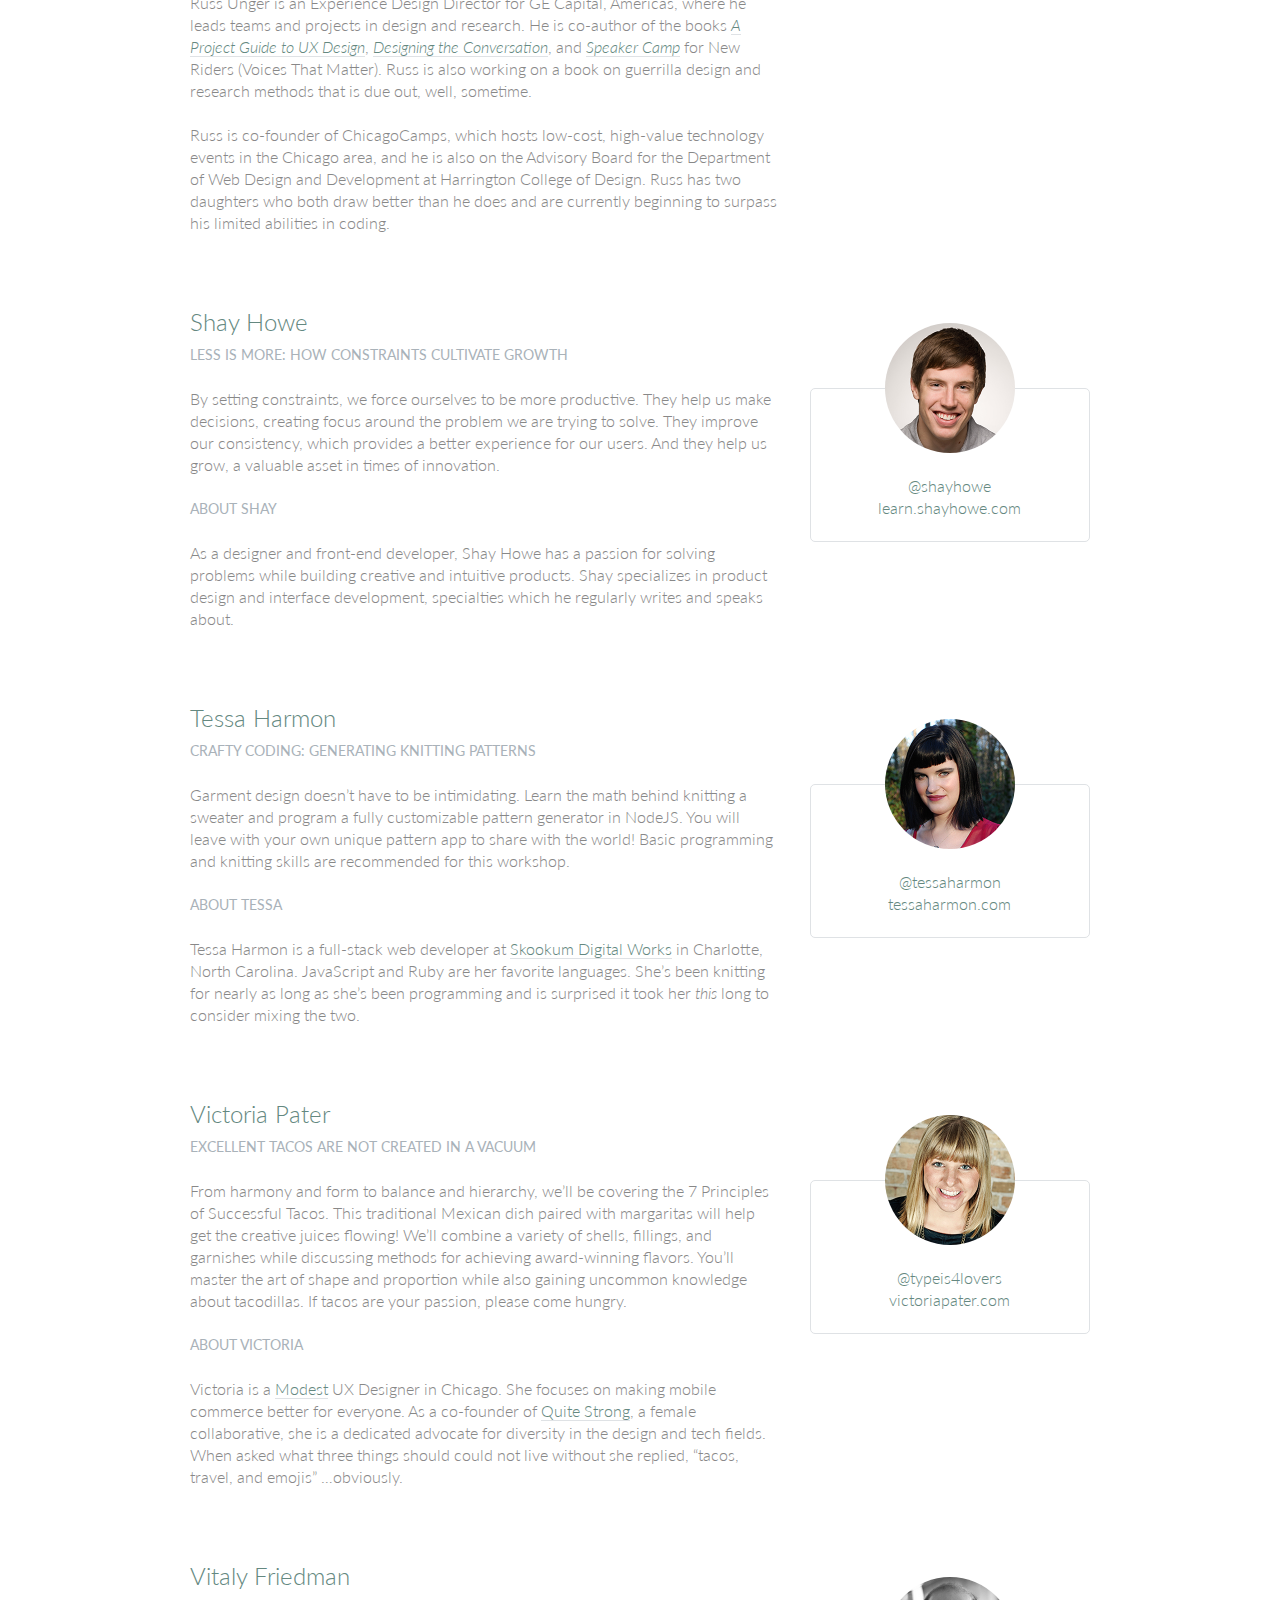
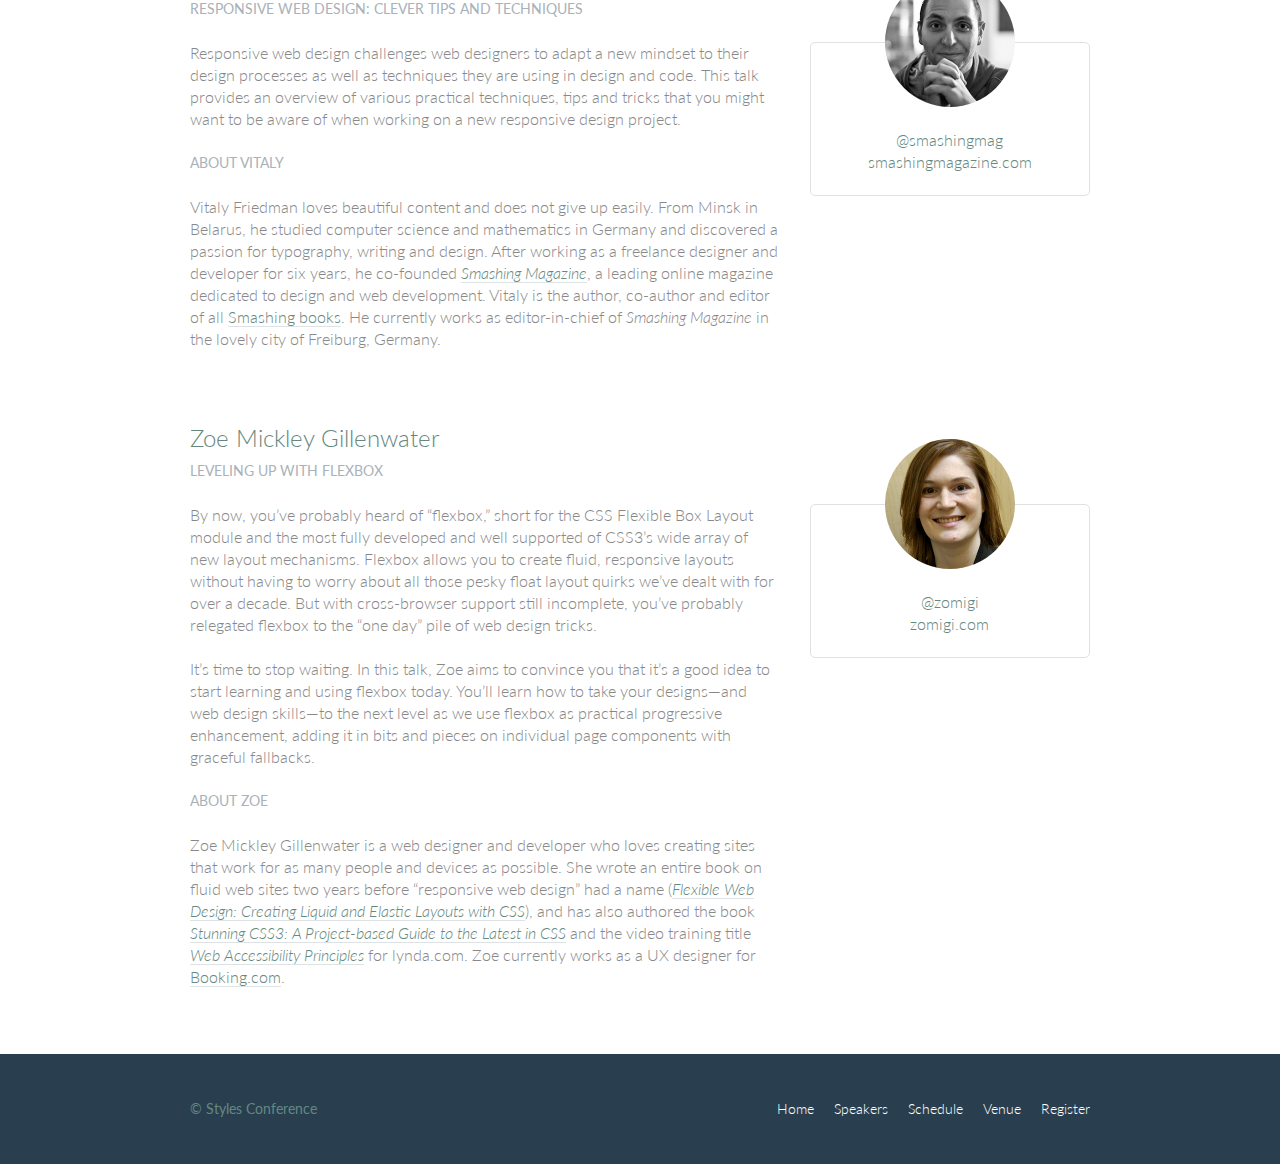
<file: ASN5/speakers.html>
<!DOCTYPE html>
<html lang="en">

  <head>
    <meta charset="utf-8">
    <title>Speakers - Styles Conference</title>
    <link rel="stylesheet" href="assets/stylesheets/main.css">
    <link rel="stylesheet" href="http://fonts.googleapis.com/css?family=Lato:100,300,400">
  </head>

  <body>

    <!-- Header -->

    <header class="primary-header container group">

      <h1 class="logo">
        <a href="index.html">Styles <br> Conference</a>
      </h1>

      <h3 class="tagline">August 24&ndash;26th &mdash; Chicago, IL</h3>

      <nav class="nav primary-nav">
        <ul>
          <li><a href="index.html">Home</a></li><!--
          --><li><a href="speakers.html">Speakers</a></li><!--
          --><li><a href="schedule.html">Schedule</a></li><!--
          --><li><a href="venue.html">Venue</a></li><!--
          --><li><a href="register.html">Register</a></li>
        </ul>
      </nav>

    </header>

    <!-- Lead -->

    <section class="row-alt">
      <div class="lead container">

        <h1>Speakers</h1>

        <p>We&#8217;re happy to welcome over twenty speakers to present on the industry&#8217;s latest technologies. Prepare for an inspiration extravaganza.</p>

      </div>
    </section>

    <!-- Main content -->

    <section class="row">
      <div class="grid">

        <!-- Aaron Irizarry -->

        <section class="speaker" id="aaron-irizarry">

          <div class="col-2-3">

            <h2>Aaron Irizarry</h2>
            <h5>Designing a Culture of Design</h5>

            <p>Workplace culture doesn&#8217;t start with beanbags, foosball tables, or a beer fridge, and it doesn&#8217;t end with neckties, PCs, or big corporations. It&#8217;s the unwritten rules, behavior, beliefs, and the motivations that enable good work to get done, or it&#8217;s what stifles a workforce. For design to be most effective and for designers to feel valued, we need to work in a culture that embraces design and allows it to succeed.</p>

            <p>In Aaron&#8217;s session he will explore how to recognize the traits of organizations that *get* design, both large and small. He will share what those teams, departments, and companies have that others don&#8217;t, and more importantly, how to begin to change your own workplace&#8217;s culture. Once you&#8217;ve worked within a culture of design it&#8217;s almost impossible to imagine yourself anywhere else.</p>

            <h5>About Aaron</h5>

            <p>Aaron Irizarry is a Senior Product Designer for Nasdaq OMX, a lover of heavy metal, a foodie, and a master of BBQ arts. You can find some of his thoughts and presentations on the conversation surrounding design over at <a href="http://www.discussingdesign.com/">discussingdesign.com</a>.</p>

          </div><!--

          --><aside class="col-1-3">
            <div class="speaker-info">

              <img src="assets/images/speakers/aaron-irizarry.jpg" alt="Aaron Irizarry">

              <ul>
                <li><a href="https://twitter.com/aaroni">@aaroni</a></li>
                <li><a href="http://www.thisisaaronslife.com/">thisisaaronslife.com</a></li>
              </ul>

            </div>
          </aside>

        </section>

        <!-- Adam Connor -->

        <section class="speaker" id="adam-connor">

          <div class="col-2-3">

            <h2>Adam Connor</h2>
            <h5>Lights! Camera! Interaction! Design Inspiration from Filmmakers</h5>

            <p>Films succeed in evoking responses and engaging audiences only with a combination of well-written narrative and effective storytelling technique. It&#8217;s the filmmaker&#8217;s job to put this together. To do so they&#8217;ve developed processes, tools and techniques that allow them to focus attention, emphasize information, foreshadow and produce the many elements that together comprise a well-told story.</p>

            <p>With this workshop, we&#8217;ll revisit the topic of using stories in design and expand on the technical aspects used in film to communicate. We&#8217;ll look at some tools used in film, such as cinematic patterns, beat sheets, and storyboards. We&#8217;ll consider why they&#8217;re used and how we might look to them for inspiration.</p>

            <h5>About Adam</h5>

            <p>Adam Connor is a designer, illustrator and speaker passionate about collaboration, communication, creativity and storytelling. As an Experience Design Director with Mad*Pow, Adam combines 10+ years of experience in interaction and experience design with a background in computer science, film, and animation to create effective and easy-to-use digital products and services. He believes that no matter how utilitarian a tool is, at the core of its creation lies a story; uncovering that story is key to its success. Occasionally, he shares his perspectives on design at <a href="http://adamconnor.com/">adamconnor.com</a> and <a href="http://www.discussingdesign.com/">discussingdesign.com</a>.</p>

          </div><!--

          --><aside class="col-1-3">
            <div class="speaker-info">

              <img src="assets/images/speakers/adam-connor.jpg" alt="Adam Connor">

              <ul>
                <li><a href="https://twitter.com/adamconnor">@adamconnor</a></li>
                <li><a href="http://adamconnor.com/">adamconnor.com</a></li>
              </ul>

            </div>
          </aside>

        </section>

        <!-- AJ Self -->

        <section class="speaker" id="aj-self">

          <div class="col-2-3">

            <h2>AJ Self</h2>
            <h5>(You Should Be) Testing Your JavaScript</h5>

            <p>JavaScript applications frequently utilize battle-tested libraries like jQuery, AngularJS, Backbone.js and more, but how can we be sure that our code is ready for production? This talk will share tips on how writing tests can be written easily and quickly and how to remove buggy code through testing.</p>

            <h5>About AJ</h5>

            <p>AJ is a software engineer specializing in JavaScript working at Belly in Chicago. Lately he has been writing applications with AngularJS and loving it. When not coding he is out loving the outdoors with his dog, Sunshine.</p>

          </div><!--

          --><aside class="col-1-3">
            <div class="speaker-info">

              <img src="assets/images/speakers/aj-self.jpg" alt="AJ Self">

              <ul>
                <li><a href="https://twitter.com/ajself">@ajself</a></li>
                <li><a href="http://www.ajself.com/">ajself.com</a></li>
              </ul>

            </div>
          </aside>

        </section>

        <!-- Arman Ghosh -->

        <section class="speaker" id="arman-ghosh">

          <div class="col-2-3">

            <h2>Arman Ghosh</h2>
            <h5>Designing Deals: How Good Design Drives Sales</h5>

            <p>Perception influences decisions, especially when it comes to selling products and services. Learn why before you even start sales conversations; good, thoughtful design and presentation will define you and your ability to close deals.</p>

            <h5>About Arman</h5>

            <p>Arman is an entrepreneur who has his roots planted in building aggressive sales and revenue-generating teams. Having built out national sales and operations teams in the B2B and consumer spaces, his focus has been driving aggressive growth for technology-based companies. He has an extensive operating background and has built a career disrupting sales processes and approaches with companies doing the same in their respective technology spaces.</p>

          </div><!--

          --><aside class="col-1-3">
            <div class="speaker-info">

              <img src="assets/images/speakers/arman-ghosh.jpg" alt="Arman Ghosh">

              <ul>
                <li><a href="https://twitter.com/armanghosh">@armanghosh</a></li>
              </ul>

            </div>
          </aside>

        </section>

        <!-- Bermon Painter -->

        <section class="speaker" id="bermon-painter">

          <div class="col-2-3">

            <h2>Bermon Painter</h2>
            <h5>Death to Wireframes: Long Live Rapid Prototyping</h5>

            <p>Static wireframes are a drag on the whole design process. Prototyping makes things a little better by allowing you to stitch together static wireframes or mockups while adding basic interactions. Rapid prototyping with HTML, CSS, and JavaScript is even better and faster; it increases collaboration and improves the iteration process. Kill your wireframes. Long live rapid prototyping.</p>

            <h5>About Bermon</h5>

            <p>Bermon is the organizer of various community groups for user experience designers and front-end developers, and the organizer of Blend Conference, a three-day, multi-track event for user experience strategists, designers and developers. He also leads the user experience team for Cardinal Solutions&#8217; Charlotte office, where he consults with large enterprise clients on interesting problems across user experience, design and front-end development.</p>

          </div><!--

          --><aside class="col-1-3">
            <div class="speaker-info">

              <img src="assets/images/speakers/bermon-painter.jpg" alt="Bermon Painter">

              <ul>
                <li><a href="https://twitter.com/bermonpainter">@bermonpainter</a></li>
                <li><a href="http://bermonpainter.com/">bermonpainter.com</a></li>
              </ul>

            </div>
          </aside>

        </section>

        <!-- Brad Smith -->

        <section class="speaker" id="brad-smith">

          <div class="col-2-3">

            <h2>Brad Smith</h2>
            <h5>What Designers and Strategists Can Learn from Dick Fosbury</h5>

            <p>Dick Fosbury is an American track and field athlete who challenged the conventional approach to the high jump with an unorthodox &#8220;back first&#8221; technique that became known as the Fosbury Flop. His innovative approach to a sport that seemed to have reached its limits was ridiculed at first, with sportswriters labeling him &#8220;the world&#8217;s laziest high jumper&#8221; &#8212; but today variations of the Fosbury Flop are used by almost every high jumper.</p>

            <p>We need to challenge conventions, too. Many of the design conventions used in web, mobile and device interfaces have evolved from systems and processes that no longer connect with our audiences&#8217; realities: a floppy disk as a metaphor to &#8220;save&#8221; information, push buttons as control devices and typography standards derived from mechanical typesetting.</p>

            <p>As designers and strategists, we need to think like Dick Fosbury, to deconstruct analogues, and to free ourselves from outdated ideas so that we can develop the new interfaces and interactions of the future.</p>

            <h5>About Brad</h5>

            <p>Brad Smith is executive director for WebVisions, a conference that explores the future of the web. Most recently he launched &#8220;The Institute for Social Good,&#8221; an organization that connects non-profits with volunteers willing to spend a day building awesome web and mobile apps to change the world for the better.</p>

          </div><!--

          --><aside class="col-1-3">
            <div class="speaker-info">

              <img src="assets/images/speakers/brad-smith.jpg" alt="Brad Smith">

              <ul>
                <li><a href="http://www.webvisionsevent.com/">webvisionsevent.com</a></li>
                <li><a href="http://www.instituteforsocialgood.org/">instituteforsocialgood.org</a></li>
              </ul>

            </div>
          </aside>

        </section>

        <!-- Candi Lemoine -->

        <section class="speaker" id="candi-lemoine">

          <div class="col-2-3">

            <h2>Candi Lemoine</h2>
            <h5>Making Remote Development Work</h5>

            <p>It&#8217;s not uncommon for developers and designers to work from home. There are also a few companies that have multiple offices. Working for a business that spans three different time zones, Candi Lemoine will show how you make cross-office collaboration work. She will suggest various helpful tools because constant communication is key.</p>

            <h5>About Candi</h5>

            <p>Candi Lemoine is a User Interface Developer at Dominion Marine Media as well as a Customer Advocate at A Book Apart. Aside from researching about user experience and design patterns, she also loves mentoring college students about the front-end side of the web. She also enjoys participating in hackathons with other co-workers and students.</p>

          </div><!--

          --><aside class="col-1-3">
            <div class="speaker-info">

              <img src="assets/images/speakers/candi-lemoine.jpg" alt="Candi Lemoine">

              <ul>
                <li><a href="https://twitter.com/candicodeit">@candicodeit</a></li>
                <li><a href="http://candicode.it/">candicode.it</a></li>
              </ul>

            </div>
          </aside>

        </section>

        <!-- Carolyn Chandler -->

        <section class="speaker" id="carolyn-chandler">

          <div class="col-2-3">

            <h2>Carolyn Chandler</h2>
            <h5>The Business of Play</h5>

            <p>Play isn&#8217;t just for kids and heavy gamers. Anyone with a Foursquare account knows that &#8211; and the stickiness of a badge and a leaderboard. But a good, playful user experience isn&#8217;t about those surface elements either &#8211; it&#8217;s about creating an environment with well-understood rules, meaningful objectives, and a sense of fun. Whether you&#8217;re trying to encourage people &#8211; or yourself &#8211; to save money or to lose weight, a focus on game mechanics and play could be the trump card you&#8217;re looking for.</p>

            <h5>About Carolyn</h5>

            <p>Carolyn Chandler has been working in the field of User Experience Design for over 14 years. She was an adjunct professor at DePaul University and is the UX Design Instructor at The Starter League, where she first developed her activity-based approach for teaching core design concepts. Carolyn is the co-founder of The School for Digital Craftsmanship and co-author of two books, <cite>A Project Guide to UX Design</cite> and <cite>Adventures in Experience Design</cite>.</p>

          </div><!--

          --><aside class="col-1-3">
            <div class="speaker-info">

              <img src="assets/images/speakers/carolyn-chandler.jpg" alt="Carolyn Chandler">

              <ul>
                <li><a href="https://twitter.com/chanan">@chanan</a></li>
                <li><a href="http://www.dhalo.com/">dhalo.com</a></li>
              </ul>

            </div>
          </aside>

        </section>

        <!-- Chris Mills -->

        <section class="speaker" id="chris-mills">

          <div class="col-2-3">

            <h2>Chris Mills</h2>
            <h5>Heavy Metal Coding</h5>

            <p>In this unconventional talk, Chris Mills will encourage you to pick up some drum sticks in addition to your laptop, and beat out a rhythm of learning &#8211; both of code and drum beats! You&#8217;ll learn basic JavaScript and CSS, plus beginner&#8217;s heavy metal drum patterns. The two are a marriage made in heaven, as nothing is a better antidote to code frustration than beating seven shades of **** out of a drum kit.</p>

            <h5>About Chris</h5>

            <p>Chris Mills is a Senior Tech Writer at Mozilla, where he writes docs and demos about open web apps, Firefox OS and related subjects. He loves tinkering around with HTML, CSS, JavaScript and other web technologies, and gives occasional tech talks at conferences and universities.</p>

          </div><!--

          --><aside class="col-1-3">
            <div class="speaker-info">

              <img src="assets/images/speakers/chris-mills.jpg" alt="Chris Mills">

              <ul>
                <li><a href="https://twitter.com/chrisdavidmills">@chrisdavidmills</a></li>
                <li><a href="https://developer.mozilla.org/">developer.mozilla.org</a></li>
              </ul>

            </div>
          </aside>

        </section>

        <!-- Dan Denney -->

        <section class="speaker" id="dan-denney">

          <div class="col-2-3">

            <h2>Dan Denney</h2>
            <h5>Creating HTML Emails Can Be Fun</h5>

            <p>In this presentation Dan will share techniques on how to send awesome messages using CSS, media queries and everyone&#8217;s favorite HTML element: tables. The fun part comes in the tools available for automation and testing to make it feel less like 1999.</p>

            <h5>About Dan</h5>

            <p>Dan is a front-end dev at Envy Labs, where he works on client projects and Code School. He has been called a &#8220;seriously good copy and paster&#8221; and he puts those skills to use as he spends his days learning, unlearning and relearning how to build things for the web.</p>

          </div><!--

          --><aside class="col-1-3">
            <div class="speaker-info">

              <img src="assets/images/speakers/dan-denney.jpg" alt="Dan Denney">

              <ul>
                <li><a href="https://twitter.com/dandenney">@dandenney</a></li>
                <li><a href="http://dandenney.com/">dandenney.com</a></li>
              </ul>

            </div>
          </aside>

        </section>

        <!-- Darby Frey -->

        <section class="speaker" id="darby-frey">

          <div class="col-2-3">

            <h2>Darby Frey</h2>
            <h5>Building a Mobile Layout</h5>

            <p>Designing for mobile is challenging. With the ever-changing landscape of devices and screen sizes, there is no way to predict every possible canvas we will be designing for. Luckily, there are a few tools at our disposal that allow us to be confident in our designs.</p>

            <p>In this session we will introduce some of these tools and dive into some code to see how they can be used to create designs that look great on any device.</p>

            <h5>About Darby</h5>

            <p>Darby Frey is a software engineer and consultant who has worked on web and mobile applications for many clients including Groupon, Toyota, Paramount Pictures and others. Currently he is working with Belly in Chicago to create the world&#8217;s best customer loyalty platform. He can be found on Twitter at <a href="https://twitter.com/darbyfrey">@darbyfrey</a>.</p>

          </div><!--

          --><aside class="col-1-3">
            <div class="speaker-info">

              <img src="assets/images/speakers/darby-frey.jpg" alt="Darby Frey">

              <ul>
                <li><a href="https://twitter.com/darbyfrey">@darbyfrey</a></li>
                <li><a href="http://darbyfrey.com/">darbyfrey.com</a></li>
              </ul>

            </div>
          </aside>

        </section>

        <!-- Erica Decker -->

        <section class="speaker" id="erica-decker">

          <div class="col-2-3">

            <h2>Erica Decker</h2>
            <h5>What Disney Can Teach You about User Experience Design</h5>

            <p>From the creation of the 1937 film <cite>Snow White and the Seven Dwarves</cite>, to newer animated films such as <cite>The Princess and the Frog</cite>, to the branded &#8220;Wonderful World of Disney&#8221; itself, the Disney empire has been built upon a design ecosystem. Each film, theme park, or cruise shares a holistic view of a perfect world across time and cultures. Within each experience, the same beloved character traits are highlighted, similar visual and animation styles are used, and the same story and musical techniques are leveraged to bring the audience to an emotional place. This helps make the user experience familiar and nostalgic, and lightens the audience&#8217;s cognitive load to promote enjoyment. Join Erica as she highlights Disney&#8217;s user experience techniques and outlines how you can use them to design an ecosystem that will leave behind a lasting legacy, even while waiting in an extremely long line.</p>

            <h5>About Erica</h5>

            <p>Erica Decker is a designer, developer, and speaker with a passion for technology, challenges, and all things design. She believes that fast-paced, iterative, holistic design is the best way to drive product innovation, and can support that belief with a lot of evidence. She has designed engaging digital experiences for Fortune 500 companies, non-profits, and upcoming companies alike, and is currently writing this bio while referring to herself in the third person.</p>

          </div><!--

          --><aside class="col-1-3">
            <div class="speaker-info">

              <img src="assets/images/speakers/erica-decker.jpg" alt="Erica Decker">

              <ul>
                <li><a href="http://ericadecker.com/">ericadecker.com</a></li>
              </ul>

            </div>
          </aside>

        </section>

        <!-- Estelle Weyl -->

        <section class="speaker" id="estelle-weyl">

          <div class="col-2-3">

            <h2>Estelle Weyl</h2>
            <h5>Select This!</h5>

            <p>Pick an element, any element. Style it. Manipulate it. No IDs. No classes. No jQuery necessary. Learn all the new features of selectors in CSS and JavaScript hat enable you to select this DOM node, that DOM node, and even an imaginary DOM node based on attributes, relation to other elements, location in the DOM, or just an element&#8217;s mere existence.</p>

            <h5>About Estelle</h5>

            <p><a href="https://twitter.com/estellevw">Estelle Weyl</a> is an internationally published author (<cite><a href="http://shop.oreilly.com/product/0636920021711.do">Mobile HTML5</a></cite>, <cite><a href="http://shop.oreilly.com/product/0636920018063.do">HTML5: The Definitive Guide</a></cite> and <cite><a href="http://shop.oreilly.com/product/9780980846904.do">HTML5 and CSS3 for the Real World</a></cite>), speaker, trainer, and consultant. Estelle shares esoteric tidbits learned while programming CSS, JavaScript and HTML, provides tutorials and detailed grids of CSS3 and HTML5 browser support at <a href="http://www.standardista.com/">Standardista</a>. Her tutorials and workshops are available on <a href="http://estelle.github.io/">GitHub</a>.</p>

          </div><!--

          --><aside class="col-1-3">
            <div class="speaker-info">

              <img src="assets/images/speakers/estelle-weyl.jpg" alt="Estelle Weyl">

              <ul>
                <li><a href="https://twitter.com/estellevw">@estellevw</a></li>
                <li><a href="http://standardista.com/">standardista.com</a></li>
              </ul>

            </div>
          </aside>

        </section>

        <!-- Jen Myers -->

        <section class="speaker" id="jen-myers">

          <div class="col-2-3">

            <h2>Jen Myers</h2>
            <h5>Teaching Our CSS to Play Nice</h5>

            <p>Talk abstract: As our websites, applications and teams grow larger and more complicated, so does our CSS. Before we know it, we find ourselves no longer with cute little stylesheets, but sprawling, surly teenaged CSS that doesn&#8217;t always play nice with others. We need to learn how to manage and optimize our CSS no matter how large the project or diverse the team. If we start early, we can use best practices and tools to raise full-grown stylesheets any designer or developer would be happy to work with.</p>

            <h5>About Jen</h5>

            <p>Jen Myers is a web designer/developer and part of the instructor team at Dev Bootcamp in Chicago. In 2011, she founded the Columbus, Ohio chapter of Girl Develop It, an organization that provides introductory coding classes aimed at women, and she currently co-leads the Girl Develop It Chicago chapter. She speaks regularly about design, development and diversity, and focuses on finding new ways to make both technology and technology education accessible to everyone.</p>

          </div><!--

          --><aside class="col-1-3">
            <div class="speaker-info">

              <img src="assets/images/speakers/jen-myers.jpg" alt="Jen Myers">

              <ul>
                <li><a href="https://twitter.com/antiheroine">@antiheroine</a></li>
                <li><a href="http://jenmyers.net/">jenmyers.net</a></li>
              </ul>

            </div>
          </aside>

        </section>

        <!-- Jenn Downs -->

        <section class="speaker" id="jenn-downs">

          <div class="col-2-3">

            <h2>Jenn Downs</h2>
            <h5>What&#8217;s Stopping You?</h5>

            <p>Creating in the face of negativity, fear, health problems, and your inner critic can at times feel impossible. Let&#8217;s face our fears together, name these problems and break them down, silence our inner critics, and talk about when it&#8217;s time to take a break or let go of a project for good.</p>

            <h5>About Jenn</h5>

            <p>Jenn Downs swung her way through the jungle at MailChimp from support to tech writing to UX Design Research. After six years she&#8217;s been bitten by the entrepreneurship bug and she is now the Business/Tech Manager for Carpenter Koby Downs in Atlanta. Never one to only do one thing at a time, Jenn is also doing freelance email marketing and UX work on the side.</p>

            <p>Outside of loving the web, Jenn is a songwriter and loves Rock and Roll!</p>

          </div><!--

          --><aside class="col-1-3">
            <div class="speaker-info">

              <img src="assets/images/speakers/jenn-downs.jpg" alt="Jenn Downs">

              <ul>
                <li><a href="https://twitter.com/beparticular">@beparticular</a></li>
                <li><a href="http://beparticular.com/">beparticular.com</a></li>
              </ul>

            </div>
          </aside>

        </section>

        <!-- Jennifer Jones -->

        <section class="speaker" id="jennifer-jones">

          <div class="col-2-3">

            <h2>Jennifer Jones</h2>
            <h5>What Designers Can Learn from Parenting</h5>

            <p>That first client meeting may not feel as warm and fulfilling as the first time you hold your newborn child, but consider the similarities.</p>

            <p>You know each other but have never met. As the relationship grows you will have to rely on your experiences and education to gently guide them while allowing flexibility for projects to change and evolve. It&#8217;s not your job to control everything, but if you are successful you will create a well-rounded piece that everyone involved can love.</p>

            <h5>About Jennifer</h5>

            <p>Jennifer Jones is an event coordinator for the WebVisions Conference and also co-authors a blog with her teenage daughter. She and her family live in Portland, Oregon where she balances work, parenting and any other life challenge with honesty, humor and liquor.</p>

          </div><!--

          --><aside class="col-1-3">
            <div class="speaker-info">

              <img src="assets/images/speakers/jennifer-jones.jpg" alt="Jennifer Jones">

              <ul>
                <li><a href="https://twitter.com/Foerocious">@foerocious</a></li>
                <li><a href="http://crampedconversations.com/">crampedconversations.com</a></li>
              </ul>

            </div>
          </aside>

        </section>

        <!-- Leslie Jensen-Inman -->

        <section class="speaker" id="leslie-jensen-inman">

          <div class="col-2-3">

            <h2>Dr. Leslie Jensen-Inman</h2>
            <h5>Designing to Learn</h5>

            <p>We&#8217;ve reached a point where non-designers understand the value of design. This has led to an increase in demand for design talent. In the past, we would have turned to institutions of higher education to help us find new talent; however, today&#8217;s graduates often finish school without the skills they need to thrive in a professional design setting.</p>

            <p>There is a massive gap between what students learn and what industry needs. This skills gap leaves graduates unable to find jobs and hiring companies unable to find talent. How we approach this challenge will affect the continued relevance and value of design.</p>

            <h5>About Leslie</h5>

            <p><a href="http://www.jenseninman.com">Dr. Leslie Jensen-Inman</a> is a designer, speaker, author, and educator. Leslie is co-founder of the user experience design school <a href="http://www.centercentre.com">Center Centre</a>, where she connects industry, education, and community. Creative Director and co-author of <cite>InterACT with Web Standards: A holistic approach to web design</cite>, Leslie has written articles for publications such as <cite>A List Apart</cite>, <cite>The Pastry Box</cite>, <cite>Ladies in Tech</cite>, and <cite>.net Magazine</cite>.</p>

          </div><!--

          --><aside class="col-1-3">
            <div class="speaker-info">

              <img src="assets/images/speakers/leslie-jensen-inman.jpg" alt="Leslie Jensen-Inman">

              <ul>
                <li><a href="https://twitter.com/jenseninman">@jenseninman</a></li>
                <li><a href="http://unicorninstitute.com/">unicorninstitute.com</a></li>
              </ul>

            </div>
          </aside>

        </section>

        <!-- Maya Bruck -->

        <section class="speaker" id="maya-bruck">

          <div class="col-2-3">

            <h2>Maya Bruck</h2>
            <h5>So You Want to Be a Unicorn</h5>

            <p>They&#8217;re elusive, those rare beings who do front-end development, visual design, project management, UX, content strategy, and are whizzes at user research. In an industry that&#8217;s constantly changing and evolving, there are both benefits and drawbacks to being a generalist. We&#8217;ll walk through strategies to fill gaps in your skill set while working a full-time job, and collaborative tools and techniques you can use while you quest to learn it all.</p>

            <h5>About Maya</h5>

            <p>Maya Bruck is Creative Director at Pixo, a growing, employee-run digital consulting agency, where she guides clients through identity crisis to a meaningful, impactful web presence. In addition to conducting client therapy, she also designs websites and applications that are both beautiful and organization changing.</p>

            <p>A passion for collaboration and community led her to co-found the Champaign-Urbana Design Organization (CUDO) in 2008, and through CUDO she has cultivated a vibrant design culture in the community. She speaks regularly about design and client management and is overcoming her fear of learning JavaScript.</p>

          </div><!--

          --><aside class="col-1-3">
            <div class="speaker-info">

              <img src="assets/images/speakers/maya-bruck.jpg" alt="Maya Bruck">

              <ul>
                <li><a href="https://twitter.com/mayabruck">@mayabruck</a></li>
                <li><a href="http://pixotech.com/">pixotech.com</a></li>
              </ul>

            </div>
          </aside>

        </section>

        <!-- Russ Unger -->

        <section class="speaker" id="russ-unger">

          <div class="col-2-3">

            <h2>Russ Unger</h2>
            <h5>From Muppets to Mastery: Core UX Principles from Mr. Jim Henson</h5>

            <p>Jim Henson started working as a puppeteer in 1954, a fair 40-50 years before many of us even considered User Experience as a career. He did, however, take it upon himself to apply many of the core principles that UX Designers are falling love with today (or are at least using as part of our everyday lives). Hang out for a quick dive into the life of Jim Henson, with a view into his work from the perspective of how it pertains to what it is we&#8217;re doing today, that promises to even leave Waldorf and Statler happy.</p>

            <h5>About Russ</h5>

            <p>Russ Unger is an Experience Design Director for GE Capital, Americas, where he leads teams and projects in design and research. He is co-author of the books <cite><a href="http://projectuxd.com/">A Project Guide to UX Design</a></cite>, <cite><a href="http://www.designingtheconversation.com/">Designing the Conversation</a></cite>, and <cite><a href="http://speakercampbook.com/">Speaker Camp</a></cite> for New Riders (Voices That Matter). Russ is also working on a book on guerrilla design and research methods that is due out, well, sometime.</p>

            <p>Russ is co-founder of ChicagoCamps, which hosts low-cost, high-value technology events in the Chicago area, and he is also on the Advisory Board for the Department of Web Design and Development at Harrington College of Design. Russ has two daughters who both draw better than he does and are currently beginning to surpass his limited abilities in coding.</p>

          </div><!--

          --><aside class="col-1-3">
            <div class="speaker-info">

              <img src="assets/images/speakers/russ-unger.jpg" alt="Russ Unger">

              <ul>
                <li><a href="https://twitter.com/russu">@russu</a></li>
                <li><a href="http://www.userglue.com/">userglue.com</a></li>
              </ul>

            </div>
          </aside>

        </section>

        <!-- Shay Howe -->

        <section class="speaker" id="shay-howe">

          <div class="col-2-3">

            <h2>Shay Howe</h2>
            <h5>Less Is More: How Constraints Cultivate Growth</h5>

            <p>By setting constraints, we force ourselves to be more productive. They help us make decisions, creating focus around the problem we are trying to solve. They improve our consistency, which provides a better experience for our users. And they help us grow, a valuable asset in times of innovation.</p>

            <h5>About Shay</h5>

            <p>As a designer and front-end developer, Shay Howe has a passion for solving problems while building creative and intuitive products. Shay specializes in product design and interface development, specialties which he regularly writes and speaks about.</p>

          </div><!--

          --><aside class="col-1-3">
            <div class="speaker-info">

              <img src="assets/images/speakers/shay-howe.jpg" alt="Shay Howe">

              <ul>
                <li><a href="https://twitter.com/shayhowe">@shayhowe</a></li>
                <li><a href="http://learn.shayhowe.com/">learn.shayhowe.com</a></li>
              </ul>

            </div>
          </aside>

        </section>

        <!-- Tessa Harmon -->

        <section class="speaker" id="tessa-harmon">

          <div class="col-2-3">

            <h2>Tessa Harmon</h2>
            <h5>Crafty Coding: Generating Knitting Patterns</h5>

            <p>Garment design doesn&#8217;t have to be intimidating. Learn the math behind knitting a sweater and program a fully customizable pattern generator in NodeJS. You will leave with your own unique pattern app to share with the world! Basic programming and knitting skills are recommended for this workshop.</p>

            <h5>About Tessa</h5>

            <p>Tessa Harmon is a full-stack web developer at <a href="http://www.skookum.com/">Skookum Digital Works</a> in Charlotte, North Carolina. JavaScript and Ruby are her favorite languages. She&#8217;s been knitting for nearly as long as she&#8217;s been programming and is surprised it took her <em>this</em> long to consider mixing the two.</p>

          </div><!--

          --><aside class="col-1-3">
            <div class="speaker-info">

              <img src="assets/images/speakers/tessa-harmon.jpg" alt="Tessa Harmon">

              <ul>
                <li><a href="https://twitter.com/tessaharmon">@tessaharmon</a></li>
                <li><a href="http://tessaharmon.com/">tessaharmon.com</a></li>
              </ul>

            </div>
          </aside>

        </section>

        <!-- Victoria Pater -->

        <section class="speaker" id="victoria-pater">

          <div class="col-2-3">

            <h2>Victoria Pater</h2>
            <h5>Excellent Tacos Are Not Created in a Vacuum</h5>

            <p>From harmony and form to balance and hierarchy, we&#8217;ll be covering the 7 Principles of Successful Tacos. This traditional Mexican dish paired with margaritas will help get the creative juices flowing! We&#8217;ll combine a variety of shells, fillings, and garnishes while discussing methods for achieving award-winning flavors. You&#8217;ll master the art of shape and proportion while also gaining uncommon knowledge about tacodillas. If tacos are your passion, please come hungry.</p>

            <h5>About Victoria</h5>

            <p>Victoria is a <a href="http://www.modest.com/">Modest</a> UX Designer in Chicago. She focuses on making mobile commerce better for everyone. As a co-founder of <a href="http://quitestrong.com/">Quite Strong</a>, a female collaborative, she is a dedicated advocate for diversity in the design and tech fields. When asked what three things should could not live without she replied, &#8220;tacos, travel, and emojis&#8221; &#8230;obviously.</p>

          </div><!--

          --><aside class="col-1-3">
            <div class="speaker-info">

              <img src="assets/images/speakers/victoria-pater.jpg" alt="Victoria Pater">

              <ul>
                <li><a href="https://twitter.com/typeis4lovers">@typeis4lovers</a></li>
                <li><a href="http://victoriapater.com/">victoriapater.com</a></li>
              </ul>

            </div>
          </aside>

        </section>

        <!-- Vitaly Friedman -->

        <section class="speaker" id="vitaly-friedman">

          <div class="col-2-3">

            <h2>Vitaly Friedman</h2>
            <h5>Responsive Web Design: Clever Tips and Techniques</h5>

            <p>Responsive web design challenges web designers to adapt a new mindset to their design processes as well as techniques they are using in design and code. This talk provides an overview of various practical techniques, tips and tricks that you might want to be aware of when working on a new responsive design project.</p>

            <h5>About Vitaly</h5>

            <p>Vitaly Friedman loves beautiful content and does not give up easily. From Minsk in Belarus, he studied computer science and mathematics in Germany and discovered a passion for typography, writing and design. After working as a freelance designer and developer for six years, he co-founded <cite><a href="http://smashingmagazine.com/">Smashing Magazine</a></cite>, a leading online magazine dedicated to design and web development. Vitaly is the author, co-author and editor of all <a href="https://shop.smashingmagazine.com">Smashing books</a>. He currently works as editor-in-chief of <cite>Smashing Magazine</cite> in the lovely city of Freiburg, Germany.</p>

          </div><!--

          --><aside class="col-1-3">
            <div class="speaker-info">

              <img src="assets/images/speakers/vitaly-friedman.jpg" alt="Vitaly Friedman">

              <ul>
                <li><a href="https://twitter.com/smashingmag">@smashingmag</a></li>
                <li><a href="http://smashingmagazine.com/">smashingmagazine.com</a></li>
              </ul>

            </div>
          </aside>

        </section>

        <!-- Zoe Mickley Gillenwater -->

        <section id="zoe-mickley-gillenwater">

          <div class="col-2-3">

            <h2>Zoe Mickley Gillenwater</h2>
            <h5>Leveling Up with Flexbox</h5>

            <p>By now, you&#8217;ve probably heard of &#8220;flexbox,&#8221; short for the CSS Flexible Box Layout module and the most fully developed and well supported of CSS3&#8217;s wide array of new layout mechanisms. Flexbox allows you to create fluid, responsive layouts without having to worry about all those pesky float layout quirks we&#8217;ve dealt with for over a decade. But with cross-browser support still incomplete, you&#8217;ve probably relegated flexbox to the &#8220;one day&#8221; pile of web design tricks.</p>

            <p>It&#8217;s time to stop waiting. In this talk, Zoe aims to convince you that it&#8217;s a good idea to start learning and using flexbox today. You&#8217;ll learn how to take your designs—and web design skills—to the next level as we use flexbox as practical progressive enhancement, adding it in bits and pieces on individual page components with graceful fallbacks.</p>

            <h5>About Zoe</h5>

            <p>Zoe Mickley Gillenwater is a web designer and developer who loves creating sites that work for as many people and devices as possible. She wrote an entire book on fluid web sites two years before &#8220;responsive web design&#8221; had a name (<cite><a href="http://www.flexiblewebbook.com/">Flexible Web Design: Creating Liquid and Elastic Layouts with CSS</a></cite>), and has also authored the book <cite><a href="http://www.stunningcss3.com/">Stunning CSS3: A Project-based Guide to the Latest in CSS</a></cite> and the video training title <cite><a href="http://zomigi.com/publications/#pub-accessibility">Web Accessibility Principles</a></cite> for lynda.com. Zoe currently works as a UX designer for <a href="http://www.booking.com/">Booking.com</a>.</p>

          </div><!--

          --><aside class="col-1-3">
            <div class="speaker-info">

              <img src="assets/images/speakers/zoe-mickley-gillenwater.jpg" alt="Zoe Mickley Gillenwater">

              <ul>
                <li><a href="https://twitter.com/zomigi">@zomigi</a></li>
                <li><a href="http://zomigi.com/">zomigi.com</a></li>
              </ul>

            </div>
          </aside>

        </section>

      </div>
    </section>

    <!-- Footer -->

    <footer class="primary-footer container group">

      <small>&copy; Styles Conference</small>

      <nav class="nav">
        <ul>
          <li><a href="index.html">Home</a></li><!--
          --><li><a href="speakers.html">Speakers</a></li><!--
          --><li><a href="schedule.html">Schedule</a></li><!--
          --><li><a href="venue.html">Venue</a></li><!--
          --><li><a href="register.html">Register</a></li>
        </ul>
      </nav>

    </footer>

  </body>
</html>
</file>
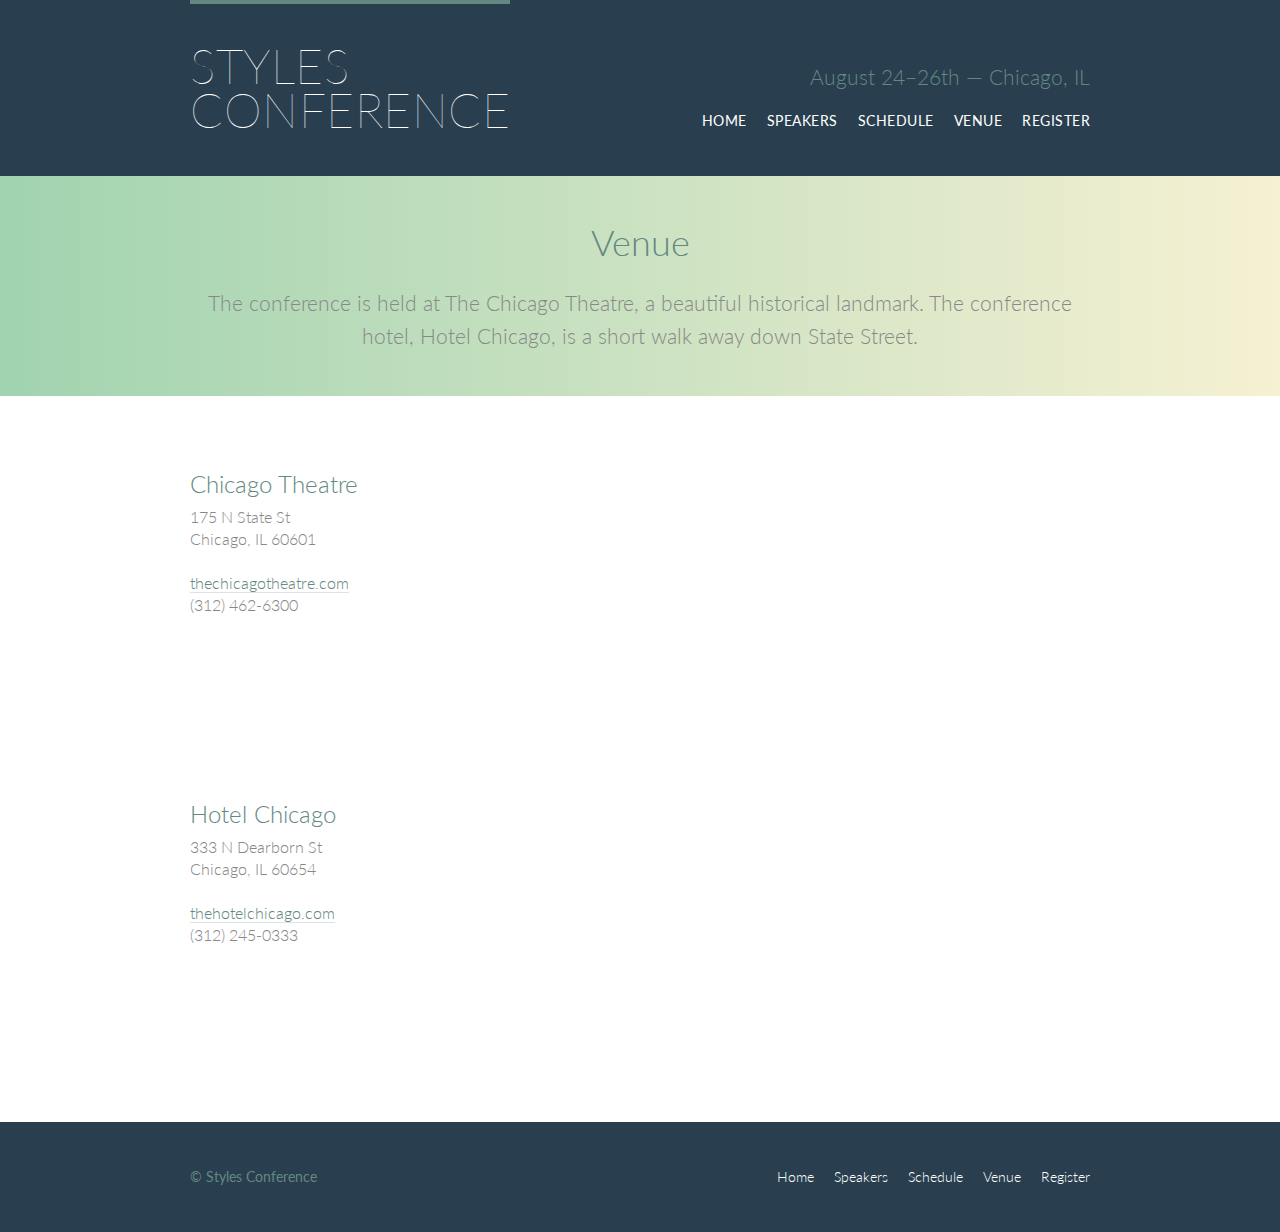
<file: ASN5/venue.html>
<!DOCTYPE html>
<html lang="en">

  <head>
    <meta charset="utf-8">
    <title>Venue - Styles Conference</title>
    <link rel="stylesheet" href="assets/stylesheets/main.css">
    <link rel="stylesheet" href="http://fonts.googleapis.com/css?family=Lato:100,300,400">
  </head>

  <body>

    <!-- Header -->

    <header class="primary-header container group">

      <h1 class="logo">
        <a href="index.html">Styles <br> Conference</a>
      </h1>

      <h3 class="tagline">August 24&ndash;26th &mdash; Chicago, IL</h3>

      <nav class="nav primary-nav">
        <ul>
          <li><a href="index.html">Home</a></li><!--
          --><li><a href="speakers.html">Speakers</a></li><!--
          --><li><a href="schedule.html">Schedule</a></li><!--
          --><li><a href="venue.html">Venue</a></li><!--
          --><li><a href="register.html">Register</a></li>
        </ul>
      </nav>

    </header>

    <!-- Lead -->

    <section class="row-alt">
      <div class="lead container">

        <h1>Venue</h1>

        <p>The conference is held at The Chicago Theatre, a beautiful historical landmark. The conference hotel, Hotel Chicago, is a short walk away down State Street.</p>

      </div>
    </section>

    <!-- Main content -->

    <section class="row">
      <div class="grid">

        <!-- Chicago Theatre -->

        <section class="venue-theatre">

          <div class="col-1-3">
            <h2>Chicago Theatre</h2>
            <p>175 N State St <br> Chicago, IL 60601</p>
            <p><a href="http://www.thechicagotheatre.com/">thechicagotheatre.com</a> <br> (312) 462-6300</p>
          </div><!--

          --><iframe class="venue-map col-2-3" src="https://www.google.com/maps/embed?pb=!1m5!3m3!1m2!1s0x880e2ca55810a493%3A0x4700ddf60fcbfad6!2schicago+theatre!5e0!3m2!1sen!2sus!4v1388701393606"></iframe>

        </section>

        <!-- Hotel Chicago -->

        <section class="venue-hotel">

          <div class="col-1-3">
            <h2>Hotel Chicago</h2>
            <p>333 N Dearborn St <br> Chicago, IL 60654</p>
            <p><a href="http://thehotelchicago.com/">thehotelchicago.com</a> <br> (312) 245-0333</p>
          </div><!--

          --><iframe class="venue-map col-2-3" src="https://www.google.com/maps/embed?pb=!1m5!3m3!1m2!1s0x880e2cb1da049173%3A0xa5c91d255a775f0b!2sHotel+Sax+Chicago%2C+North+Dearborn+Street%2C+Chicago%2C+IL!5e0!3m2!1sen!2sus!4v1388702493978"></iframe>

        </section>

      </div>
    </section>

    <!-- Footer -->

    <footer class="primary-footer container group">

      <small>&copy; Styles Conference</small>

      <nav class="nav">
        <ul>
          <li><a href="index.html">Home</a></li><!--
          --><li><a href="speakers.html">Speakers</a></li><!--
          --><li><a href="schedule.html">Schedule</a></li><!--
          --><li><a href="venue.html">Venue</a></li><!--
          --><li><a href="register.html">Register</a></li>
        </ul>
      </nav>

    </footer>

  </body>
</html>
</file>
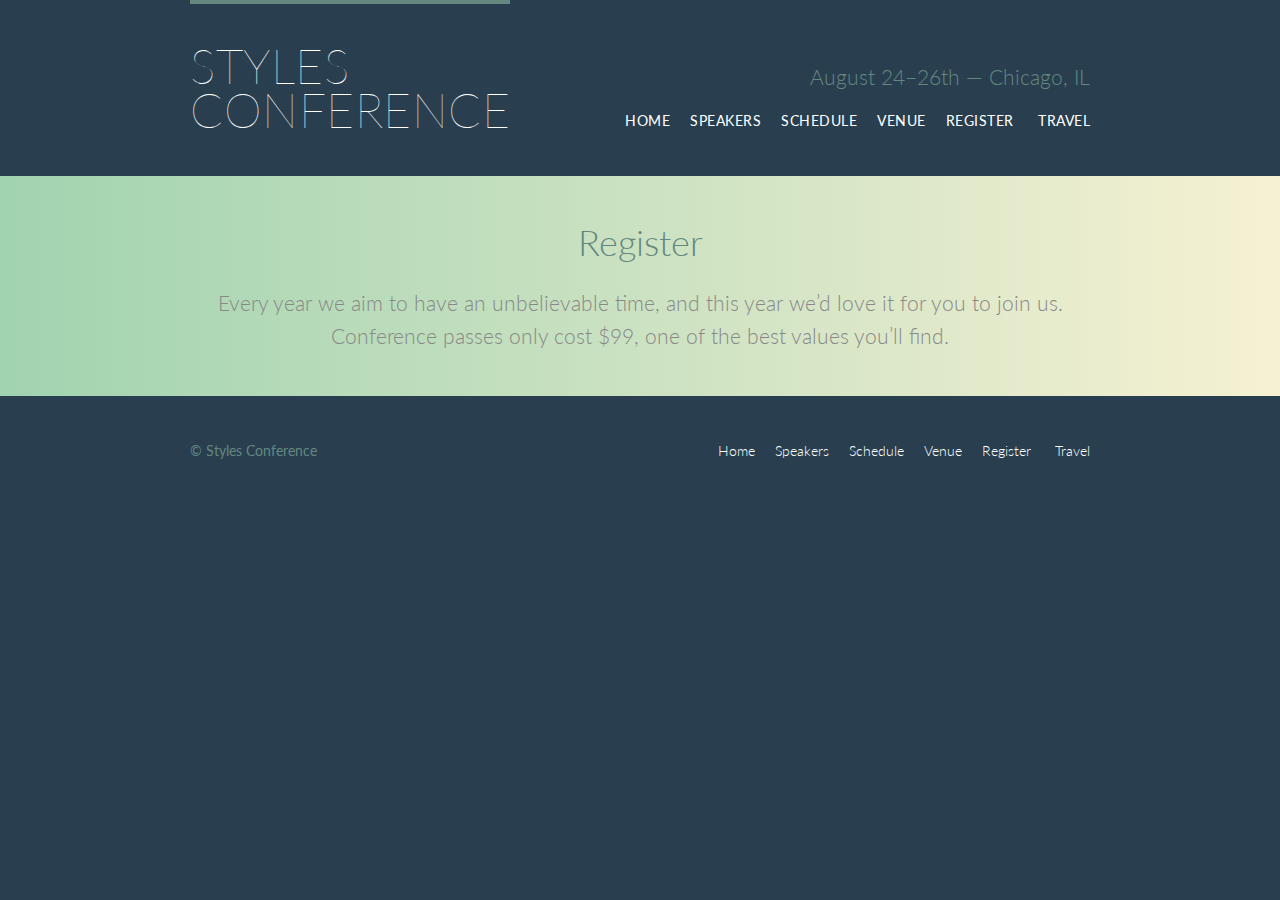
<file: ASN6/register.html>
<!DOCTYPE html>
<html lang="en">

  <head>
    <meta charset="utf-8">
    <title>Register - Styles Conference</title>
    <link rel="stylesheet" href="assets/stylesheets/main.css">
    <link rel="stylesheet" href="http://fonts.googleapis.com/css?family=Lato:100,300,400">
  </head>

  <body>

    <!-- Header -->

    <header class="primary-header container group">

      <h1 class="logo">
        <a href="index.html">Styles <br> Conference</a>
      </h1>

      <h3 class="tagline">August 24&ndash;26th &mdash; Chicago, IL</h3>

      <nav class="nav primary-nav">
        <ul>
          <li><a href="index.html">Home</a></li><!--
          --><li><a href="speakers.html">Speakers</a></li><!--
          --><li><a href="schedule.html">Schedule</a></li><!--
          --><li><a href="venue.html">Venue</a></li><!--
          --><li><a href="register.html">Register</a></li>
		  <li><a href="travel.html">Travel</a></li>
        </ul>
      </nav>

    </header>

    <!-- Lead -->

    <section class="row-alt">
      <div class="lead container">

        <h1>Register</h1>

        <p>Every year we aim to have an unbelievable time, and this year we&#8217;d love it for you to join us. Conference passes only cost $99, one of the best values you&#8217;ll find.</p>

      </div>
    </section>

    <!-- Footer -->

    <footer class="primary-footer container group">

      <small>&copy; Styles Conference</small>

      <nav class="nav">
        <ul>
          <li><a href="index.html">Home</a></li><!--
          --><li><a href="speakers.html">Speakers</a></li><!--
          --><li><a href="schedule.html">Schedule</a></li><!--
          --><li><a href="venue.html">Venue</a></li><!--
          --><li><a href="register.html">Register</a></li>
		   <li><a href="travel.html">Travel</a></li>
        </ul>
      </nav>

    </footer>

  </body>
</html>
</file>
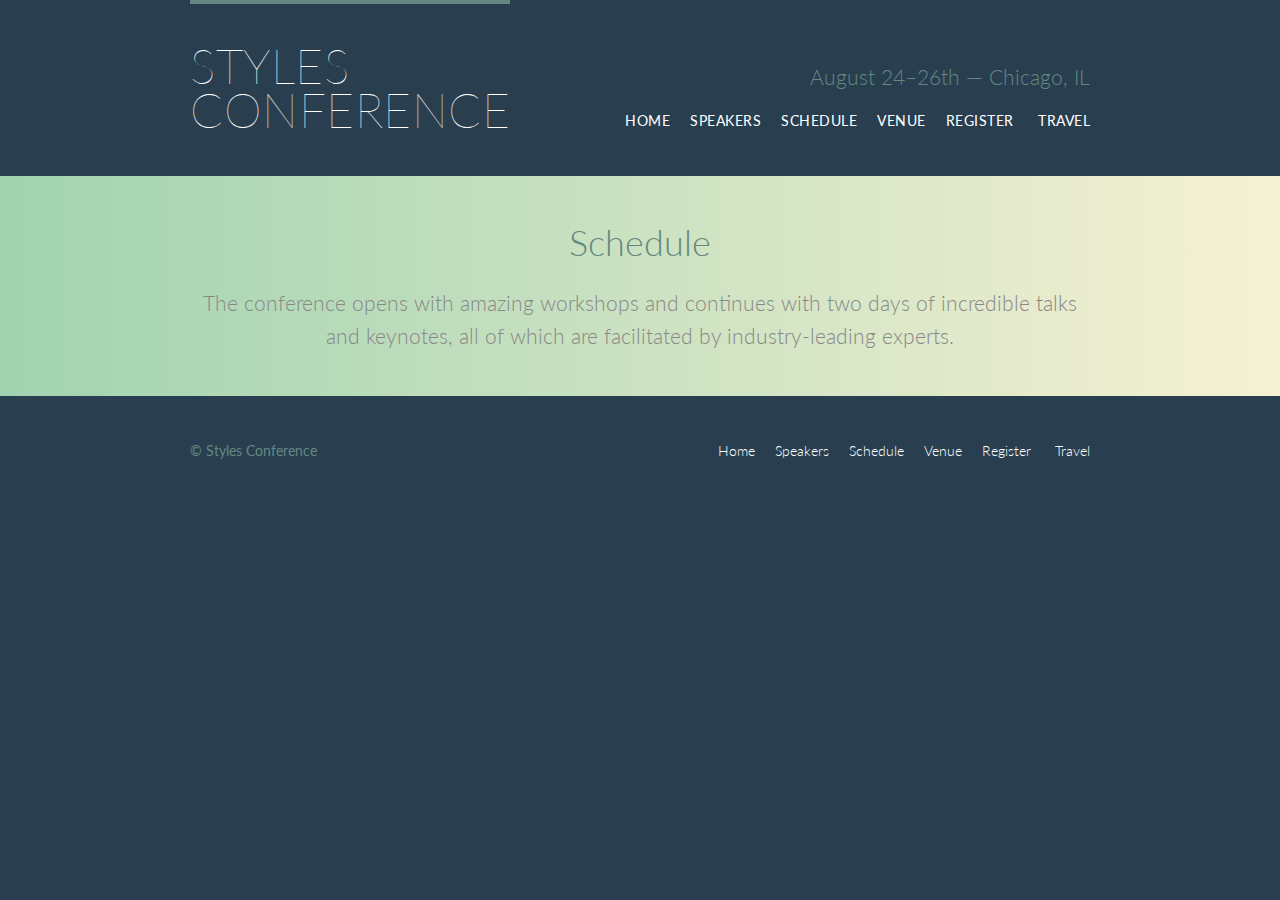
<file: ASN6/schedule.html>
<!DOCTYPE html>
<html lang="en">

  <head>
    <meta charset="utf-8">
    <title>Schedule - Styles Conference</title>
    <link rel="stylesheet" href="assets/stylesheets/main.css">
    <link rel="stylesheet" href="http://fonts.googleapis.com/css?family=Lato:100,300,400">
  </head>

  <body>

    <!-- Header -->

    <header class="primary-header container group">

      <h1 class="logo">
        <a href="index.html">Styles <br> Conference</a>
      </h1>

      <h3 class="tagline">August 24&ndash;26th &mdash; Chicago, IL</h3>

      <nav class="nav primary-nav">
        <ul>
          <li><a href="index.html">Home</a></li><!--
          --><li><a href="speakers.html">Speakers</a></li><!--
          --><li><a href="schedule.html">Schedule</a></li><!--
          --><li><a href="venue.html">Venue</a></li><!--
          --><li><a href="register.html">Register</a></li>
		   <li><a href="travel.html">Travel</a></li>
        </ul>
      </nav>

    </header>

    <!-- Lead -->

    <section class="row-alt">
      <div class="lead container">

        <h1>Schedule</h1>

        <p>The conference opens with amazing workshops and continues with two days of incredible talks and keynotes, all of which are facilitated by industry-leading experts.</p>

      </div>
    </section>

    <!-- Footer -->

    <footer class="primary-footer container group">

      <small>&copy; Styles Conference</small>

      <nav class="nav">
        <ul>
          <li><a href="index.html">Home</a></li><!--
          --><li><a href="speakers.html">Speakers</a></li><!--
          --><li><a href="schedule.html">Schedule</a></li><!--
          --><li><a href="venue.html">Venue</a></li><!--
          --><li><a href="register.html">Register</a></li>
		   <li><a href="travel.html">Travel</a></li>
        </ul>
      </nav>

    </footer>

  </body>
</html>
</file>
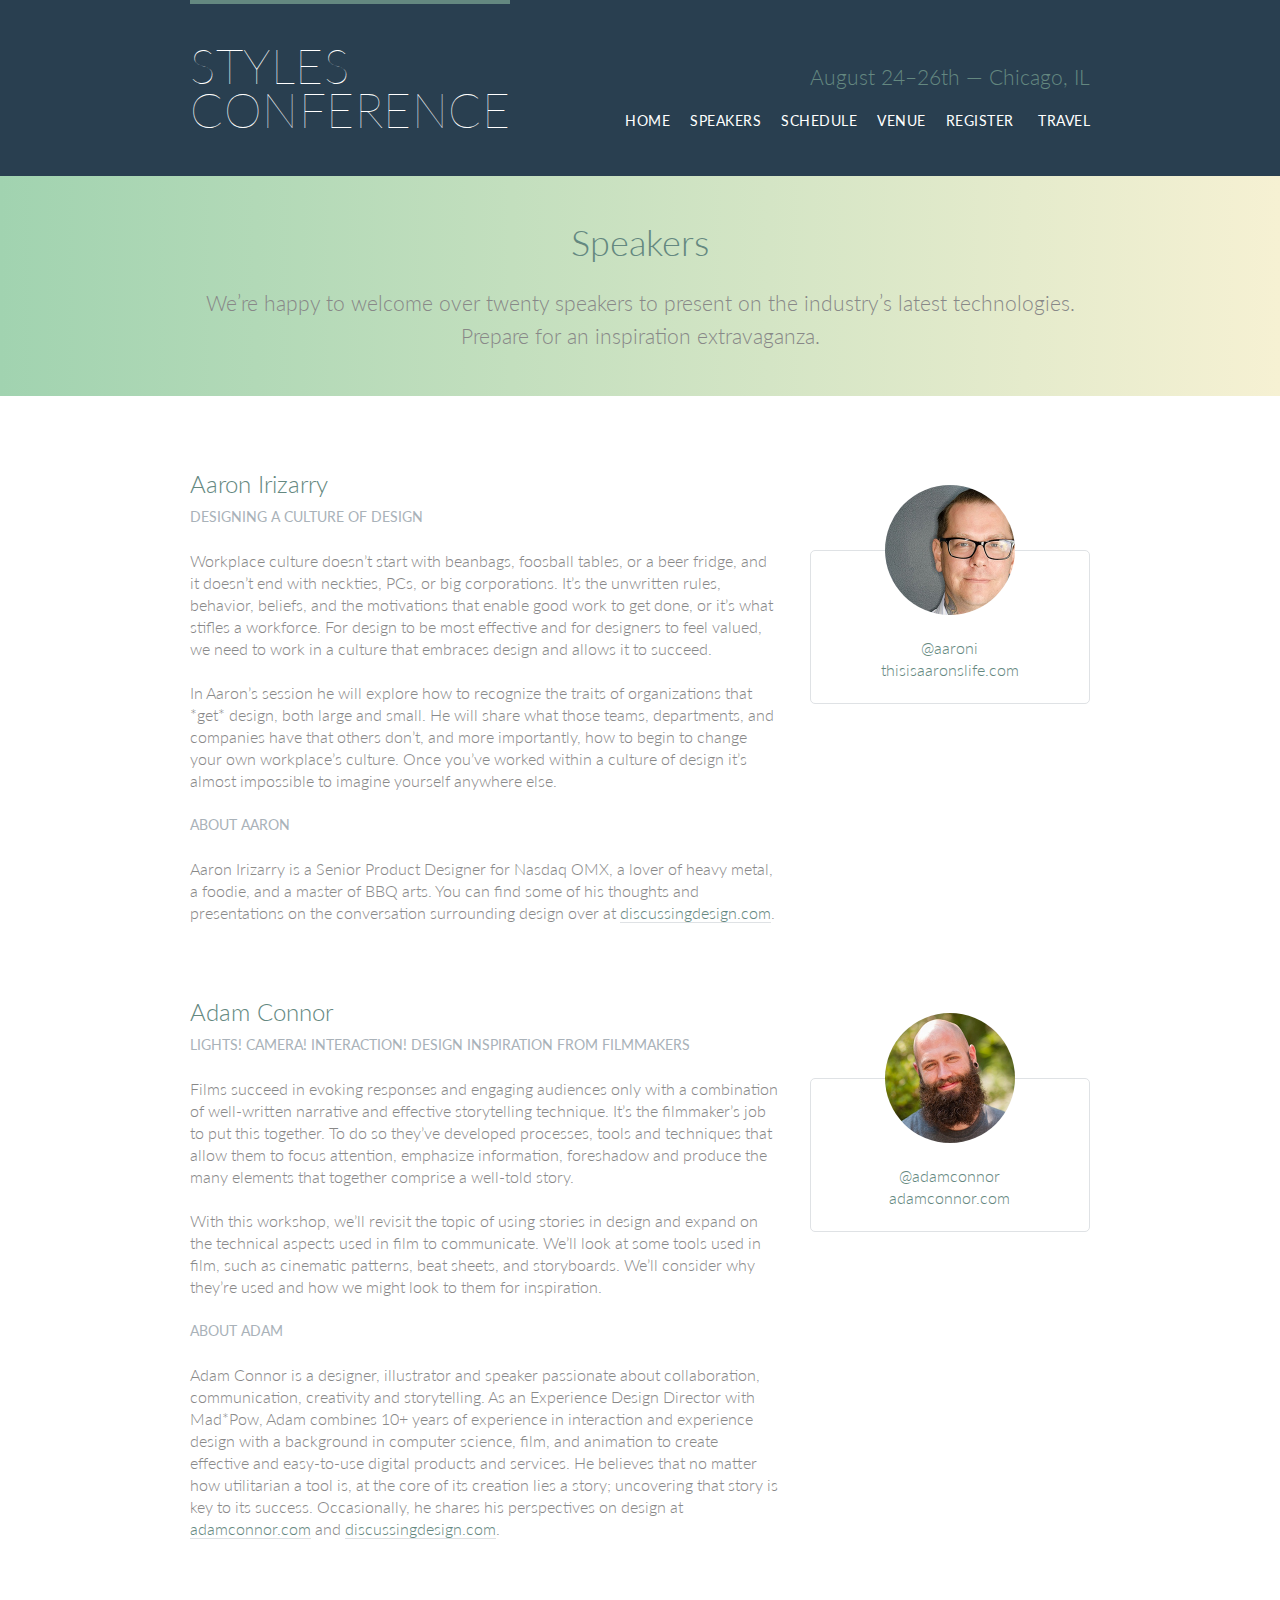
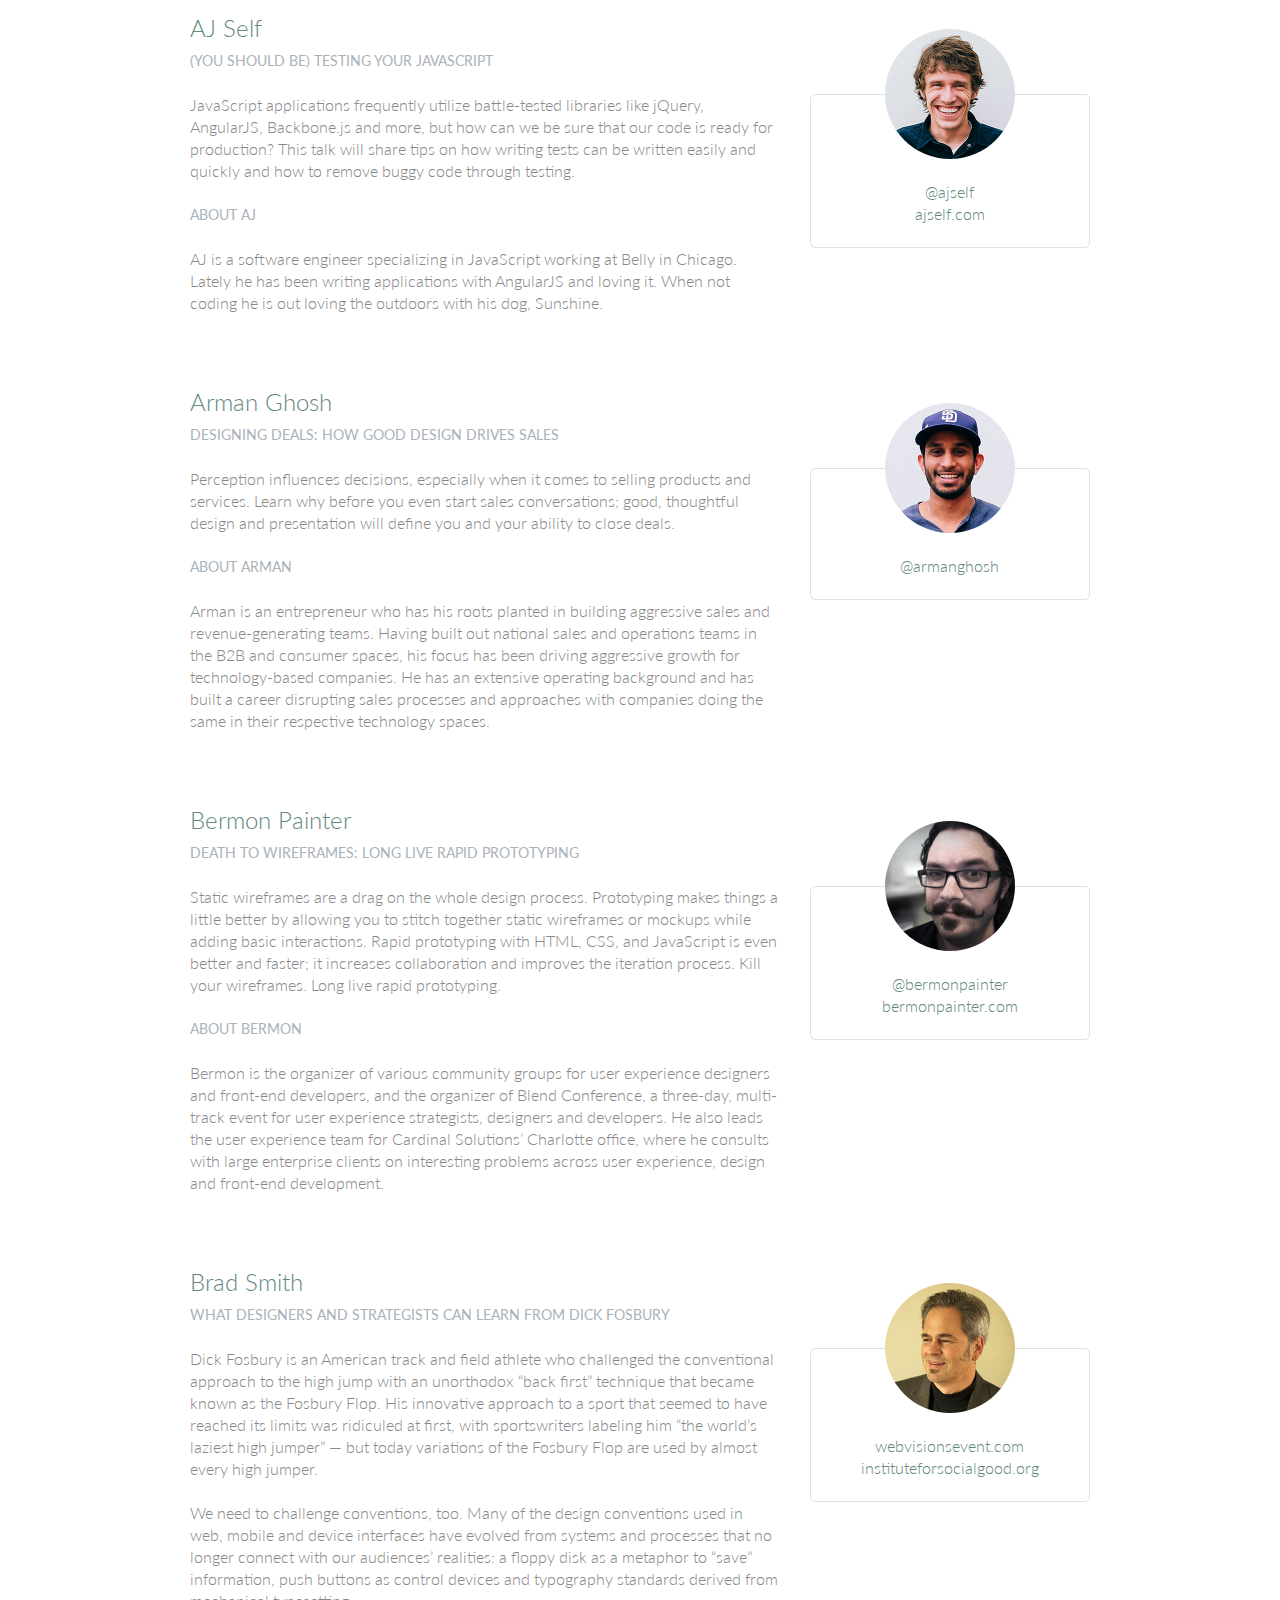
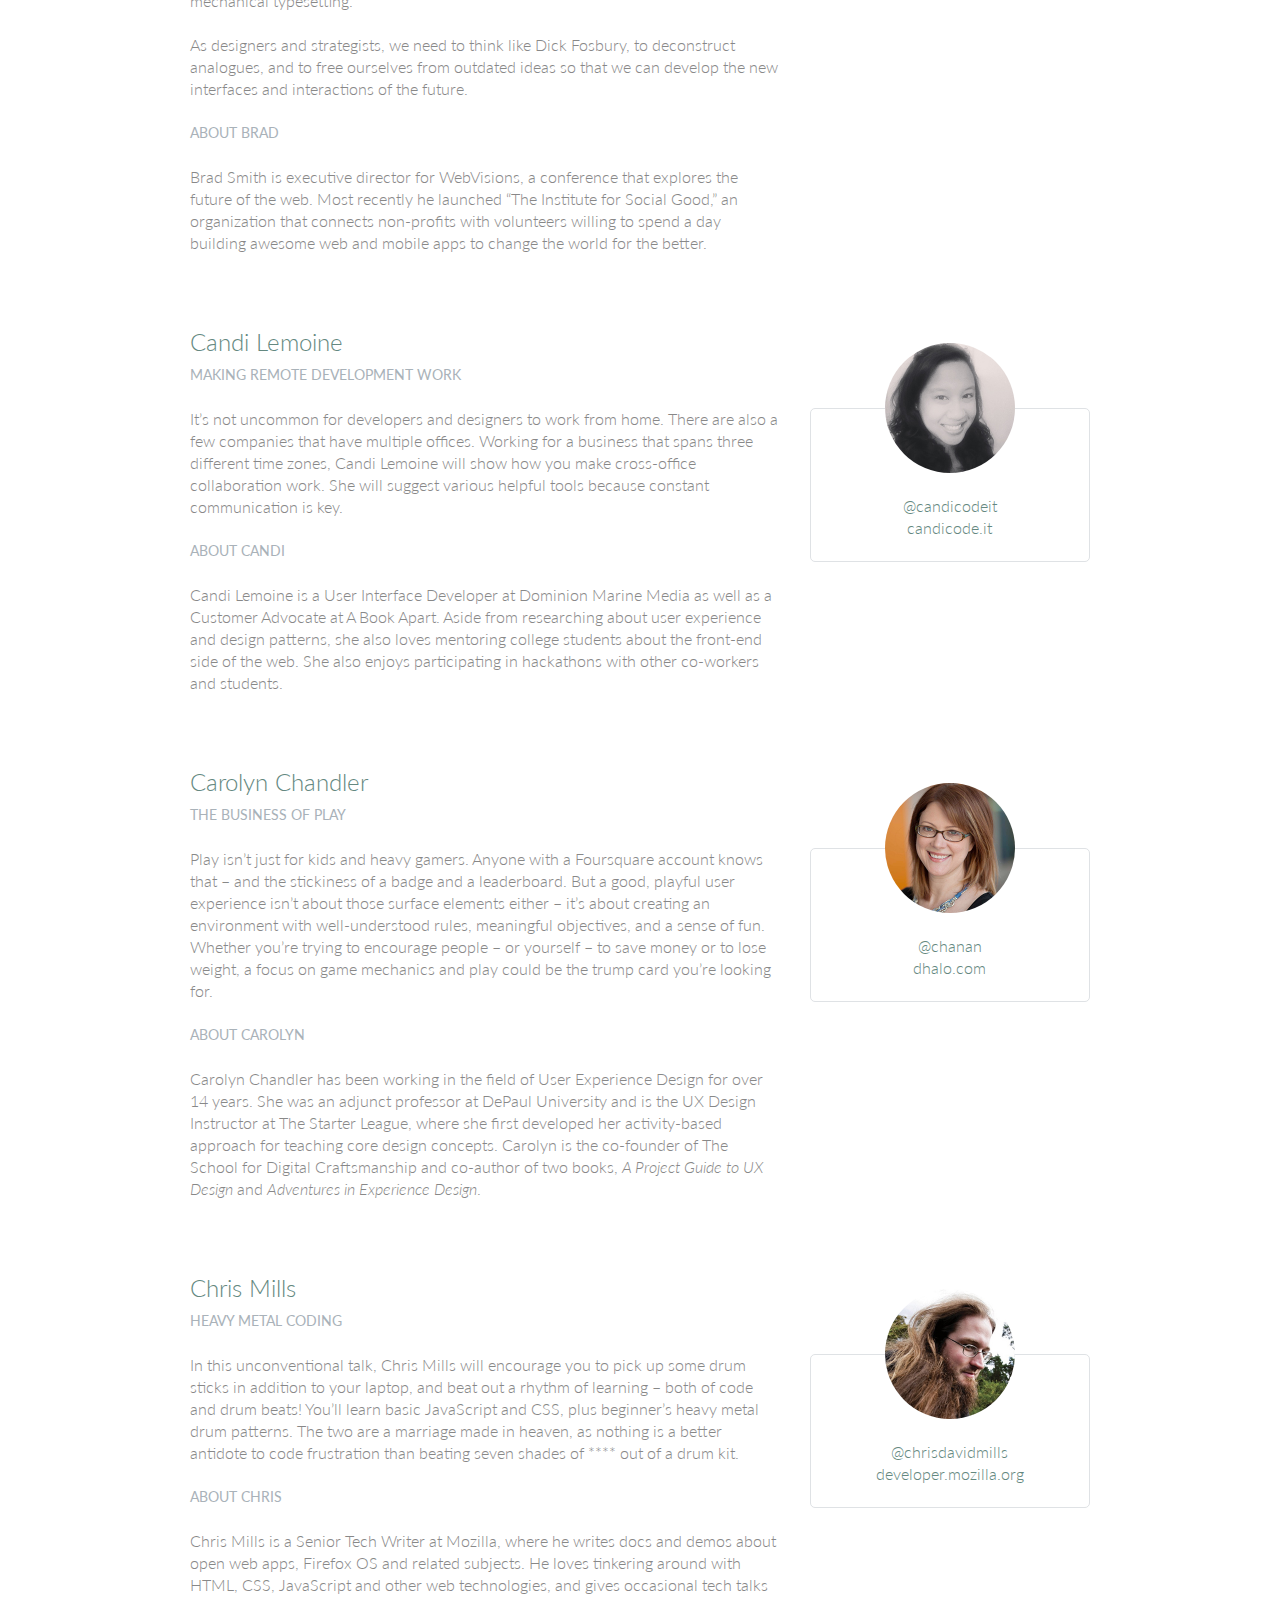
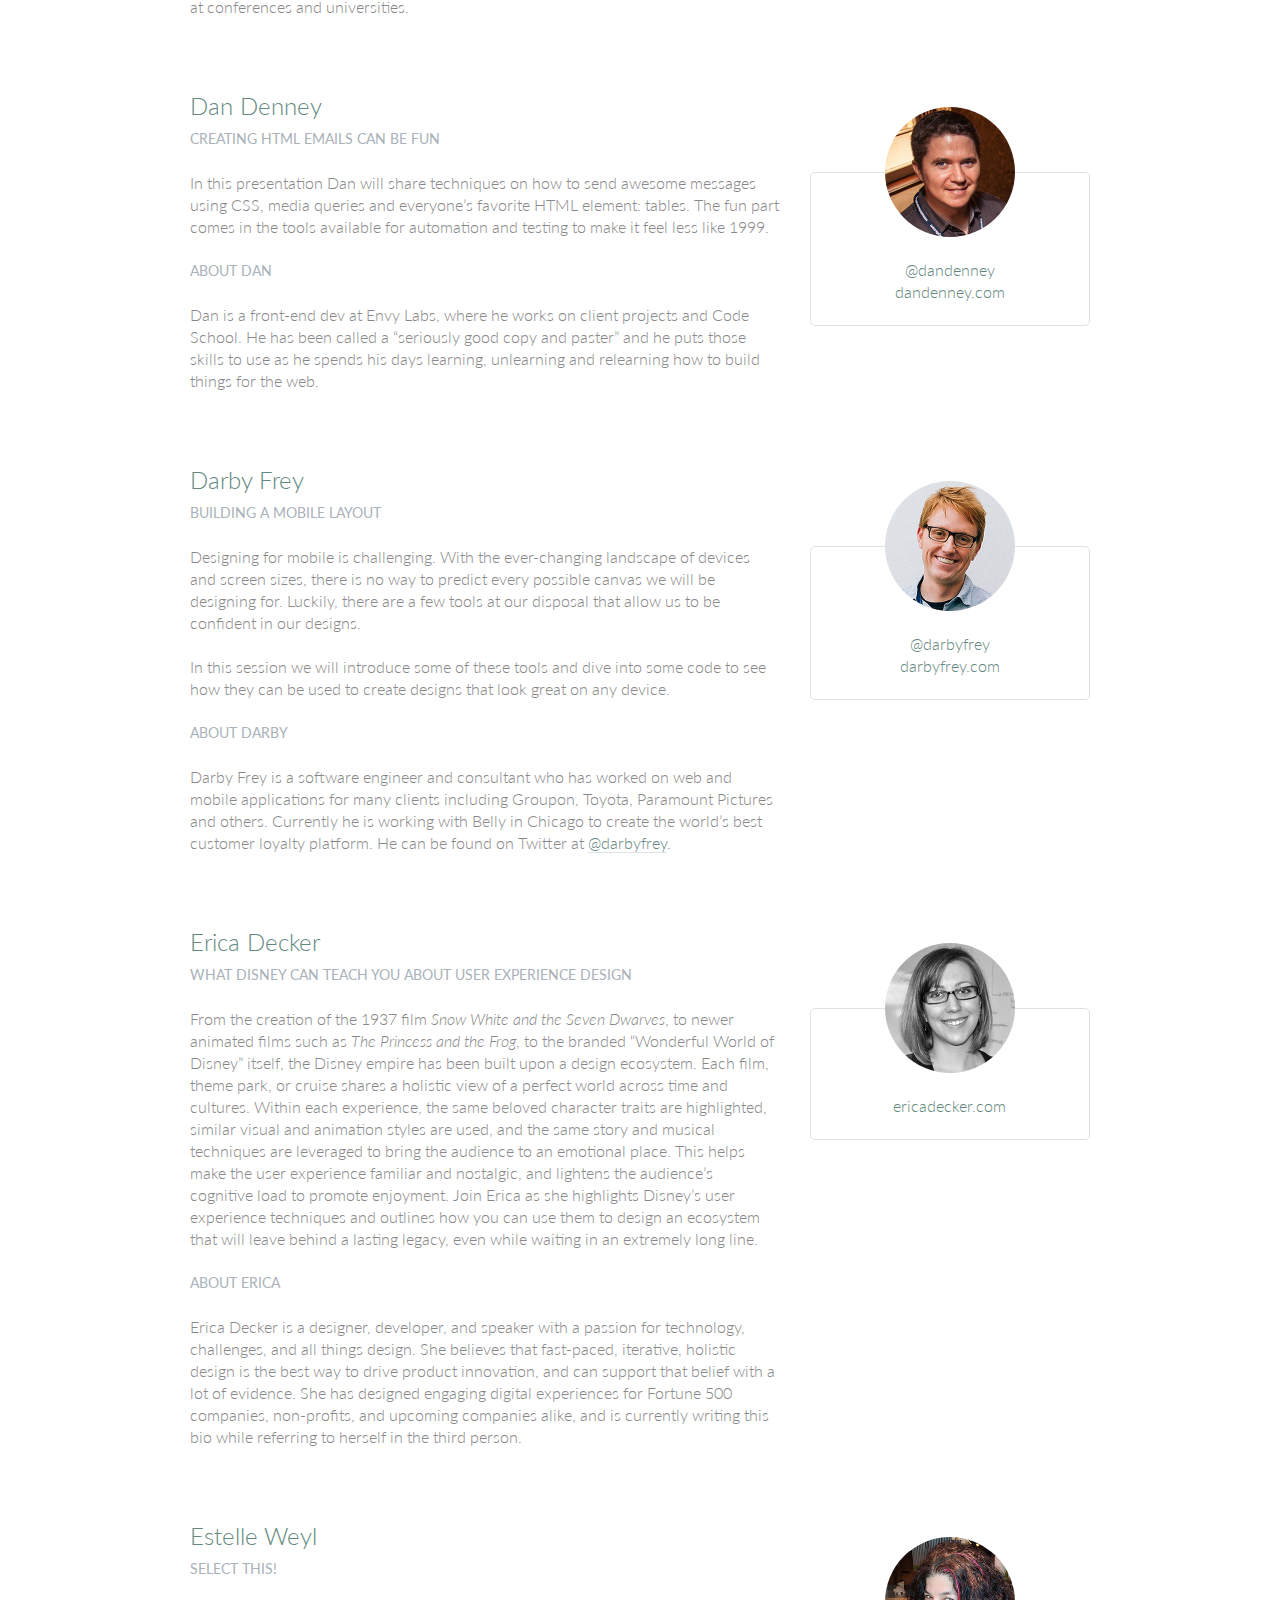
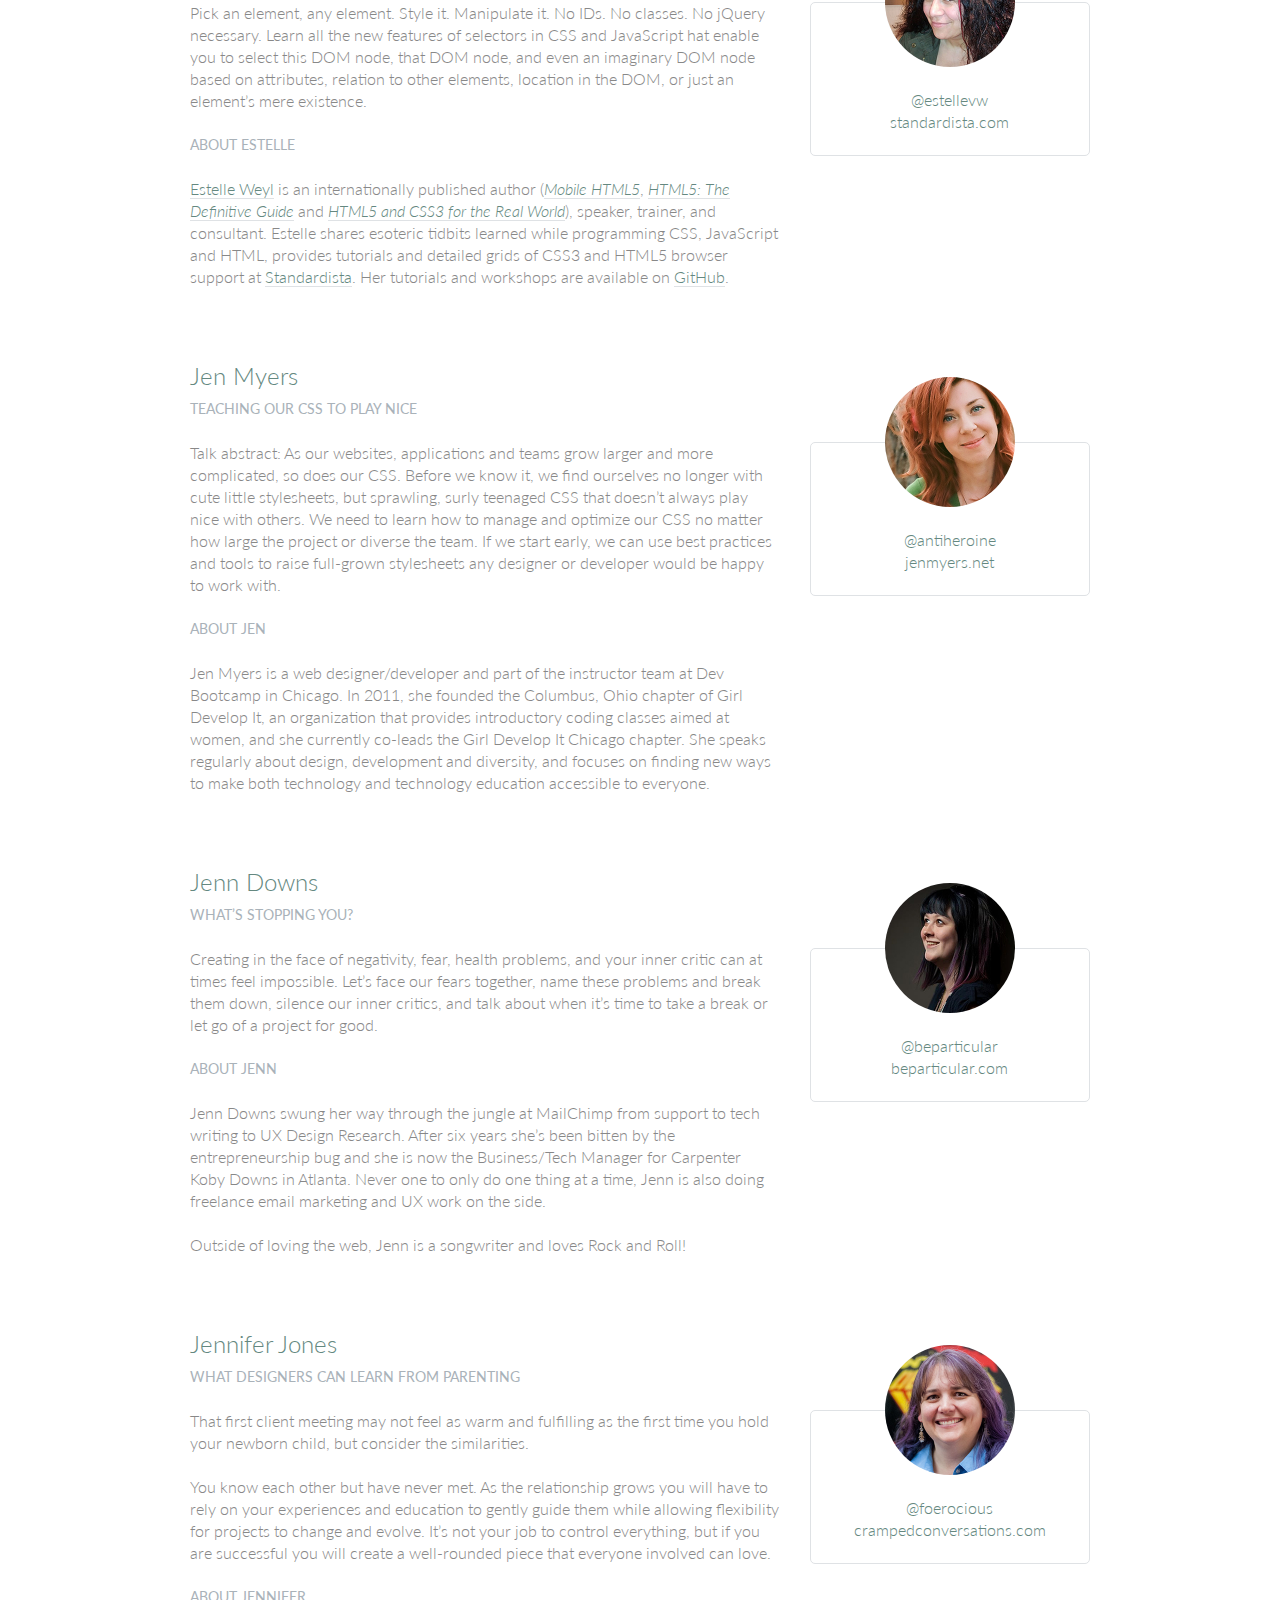
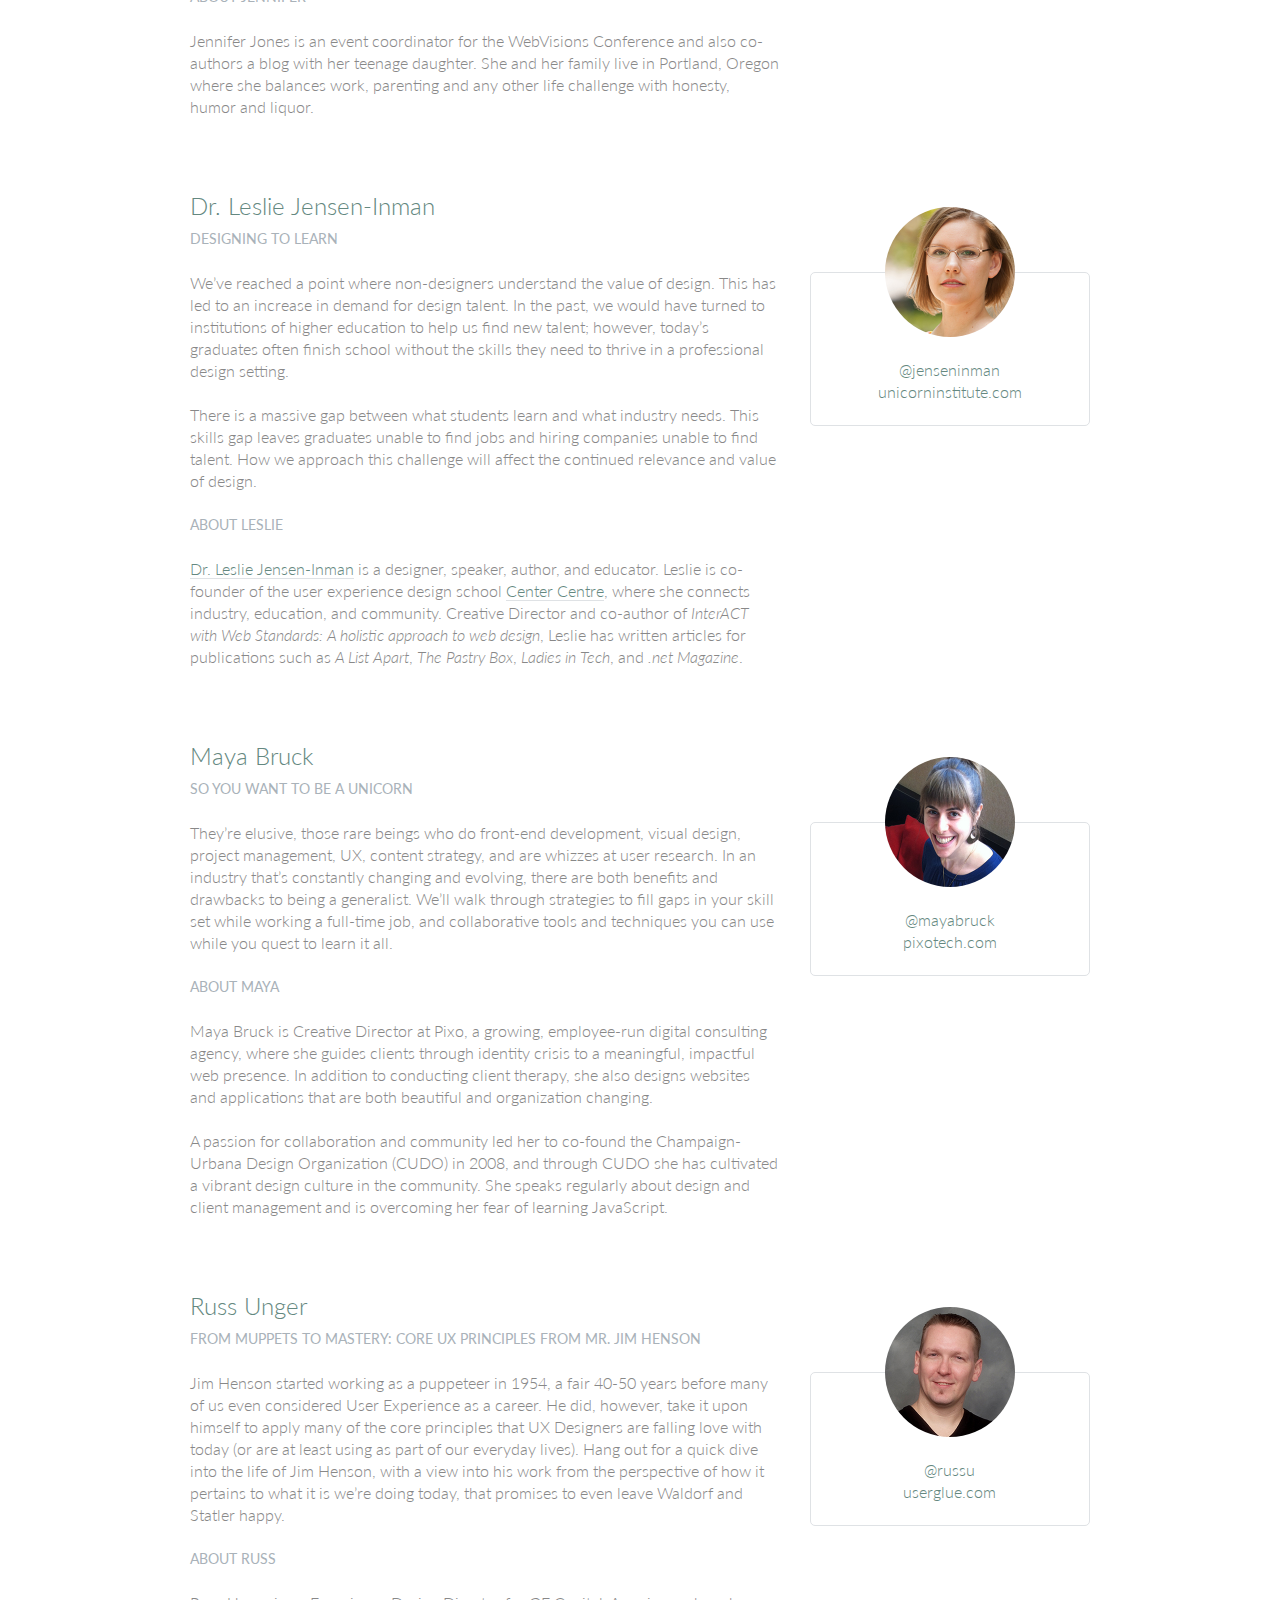
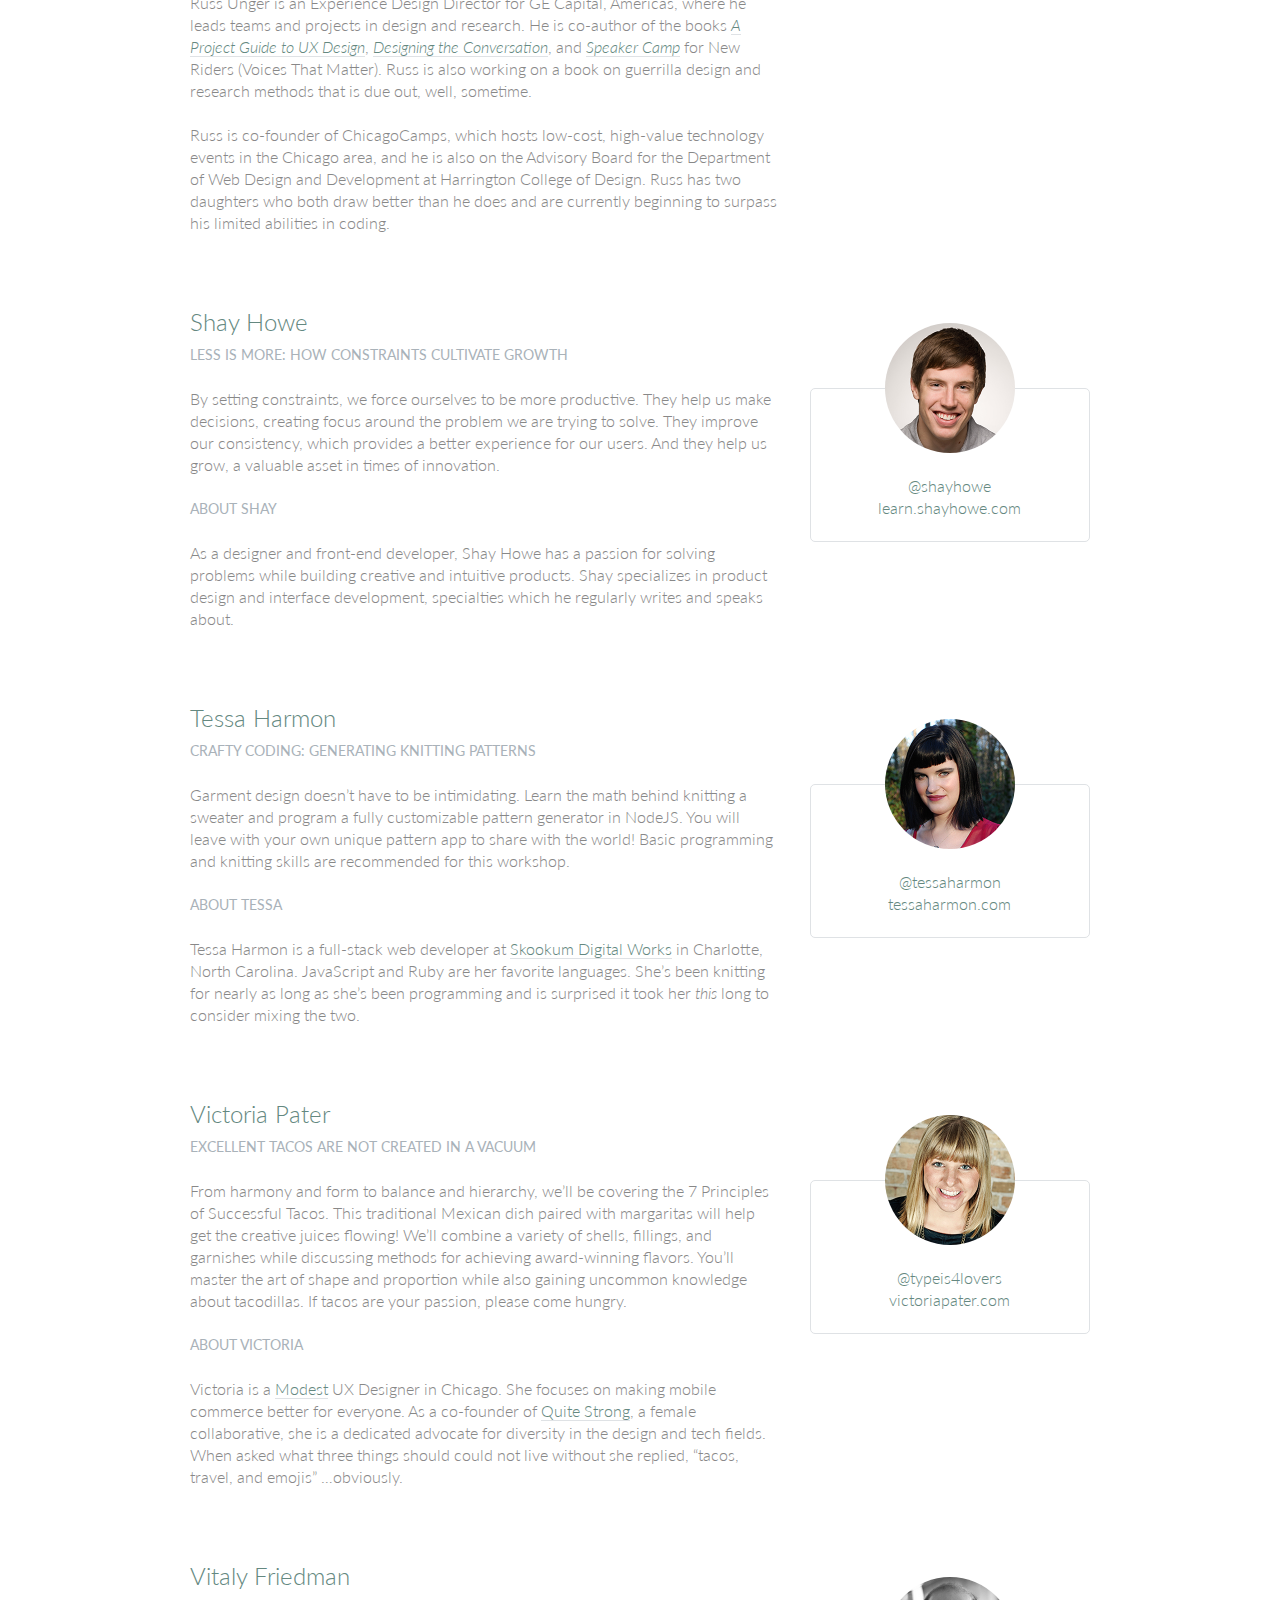
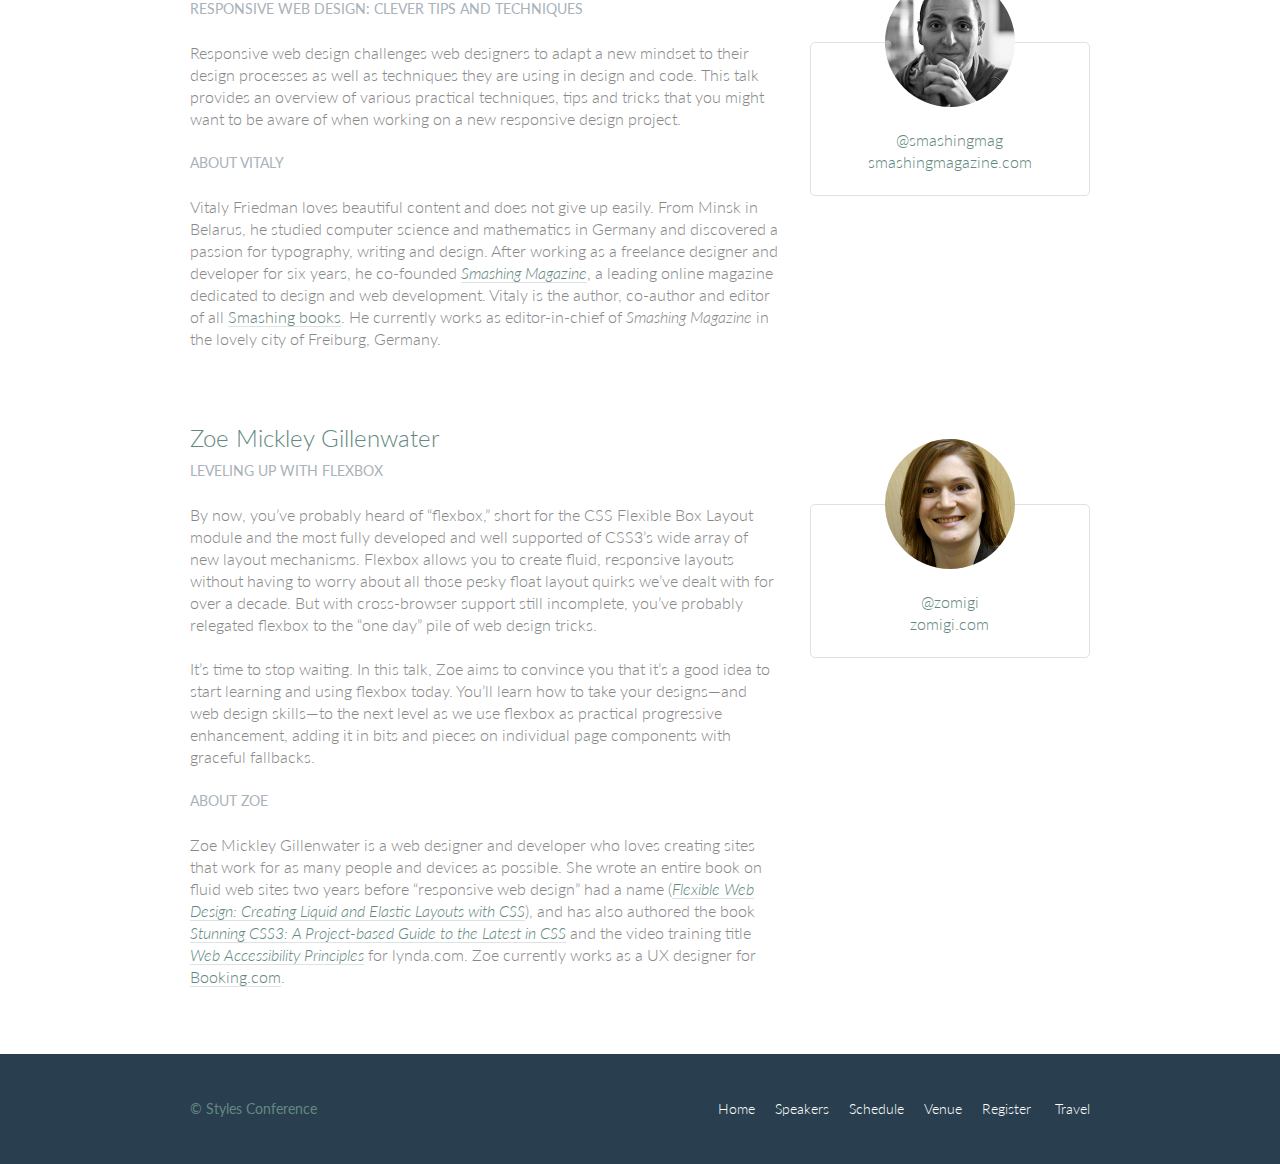
<file: ASN6/speakers.html>
<!DOCTYPE html>
<html lang="en">

  <head>
    <meta charset="utf-8">
    <title>Speakers - Styles Conference</title>
    <link rel="stylesheet" href="assets/stylesheets/main.css">
    <link rel="stylesheet" href="http://fonts.googleapis.com/css?family=Lato:100,300,400">
  </head>

  <body>

    <!-- Header -->

    <header class="primary-header container group">

      <h1 class="logo">
        <a href="index.html">Styles <br> Conference</a>
      </h1>

      <h3 class="tagline">August 24&ndash;26th &mdash; Chicago, IL</h3>

      <nav class="nav primary-nav">
        <ul>
          <li><a href="index.html">Home</a></li><!--
          --><li><a href="speakers.html">Speakers</a></li><!--
          --><li><a href="schedule.html">Schedule</a></li><!--
          --><li><a href="venue.html">Venue</a></li><!--
          --><li><a href="register.html">Register</a></li>
		   <li><a href="travel.html">Travel</a></li>
        </ul>
      </nav>

    </header>

    <!-- Lead -->

    <section class="row-alt">
      <div class="lead container">

        <h1>Speakers</h1>

        <p>We&#8217;re happy to welcome over twenty speakers to present on the industry&#8217;s latest technologies. Prepare for an inspiration extravaganza.</p>

      </div>
    </section>

    <!-- Main content -->

    <section class="row">
      <div class="grid">

        <!-- Aaron Irizarry -->

        <section class="speaker" id="aaron-irizarry">

          <div class="col-2-3">

            <h2>Aaron Irizarry</h2>
            <h5>Designing a Culture of Design</h5>

            <p>Workplace culture doesn&#8217;t start with beanbags, foosball tables, or a beer fridge, and it doesn&#8217;t end with neckties, PCs, or big corporations. It&#8217;s the unwritten rules, behavior, beliefs, and the motivations that enable good work to get done, or it&#8217;s what stifles a workforce. For design to be most effective and for designers to feel valued, we need to work in a culture that embraces design and allows it to succeed.</p>

            <p>In Aaron&#8217;s session he will explore how to recognize the traits of organizations that *get* design, both large and small. He will share what those teams, departments, and companies have that others don&#8217;t, and more importantly, how to begin to change your own workplace&#8217;s culture. Once you&#8217;ve worked within a culture of design it&#8217;s almost impossible to imagine yourself anywhere else.</p>

            <h5>About Aaron</h5>

            <p>Aaron Irizarry is a Senior Product Designer for Nasdaq OMX, a lover of heavy metal, a foodie, and a master of BBQ arts. You can find some of his thoughts and presentations on the conversation surrounding design over at <a href="http://www.discussingdesign.com/">discussingdesign.com</a>.</p>

          </div><!--

          --><aside class="col-1-3">
            <div class="speaker-info">

              <img src="assets/images/speakers/aaron-irizarry.jpg" alt="Aaron Irizarry">

              <ul>
                <li><a href="https://twitter.com/aaroni">@aaroni</a></li>
                <li><a href="http://www.thisisaaronslife.com/">thisisaaronslife.com</a></li>
              </ul>

            </div>
          </aside>

        </section>

        <!-- Adam Connor -->

        <section class="speaker" id="adam-connor">

          <div class="col-2-3">

            <h2>Adam Connor</h2>
            <h5>Lights! Camera! Interaction! Design Inspiration from Filmmakers</h5>

            <p>Films succeed in evoking responses and engaging audiences only with a combination of well-written narrative and effective storytelling technique. It&#8217;s the filmmaker&#8217;s job to put this together. To do so they&#8217;ve developed processes, tools and techniques that allow them to focus attention, emphasize information, foreshadow and produce the many elements that together comprise a well-told story.</p>

            <p>With this workshop, we&#8217;ll revisit the topic of using stories in design and expand on the technical aspects used in film to communicate. We&#8217;ll look at some tools used in film, such as cinematic patterns, beat sheets, and storyboards. We&#8217;ll consider why they&#8217;re used and how we might look to them for inspiration.</p>

            <h5>About Adam</h5>

            <p>Adam Connor is a designer, illustrator and speaker passionate about collaboration, communication, creativity and storytelling. As an Experience Design Director with Mad*Pow, Adam combines 10+ years of experience in interaction and experience design with a background in computer science, film, and animation to create effective and easy-to-use digital products and services. He believes that no matter how utilitarian a tool is, at the core of its creation lies a story; uncovering that story is key to its success. Occasionally, he shares his perspectives on design at <a href="http://adamconnor.com/">adamconnor.com</a> and <a href="http://www.discussingdesign.com/">discussingdesign.com</a>.</p>

          </div><!--

          --><aside class="col-1-3">
            <div class="speaker-info">

              <img src="assets/images/speakers/adam-connor.jpg" alt="Adam Connor">

              <ul>
                <li><a href="https://twitter.com/adamconnor">@adamconnor</a></li>
                <li><a href="http://adamconnor.com/">adamconnor.com</a></li>
              </ul>

            </div>
          </aside>

        </section>

        <!-- AJ Self -->

        <section class="speaker" id="aj-self">

          <div class="col-2-3">

            <h2>AJ Self</h2>
            <h5>(You Should Be) Testing Your JavaScript</h5>

            <p>JavaScript applications frequently utilize battle-tested libraries like jQuery, AngularJS, Backbone.js and more, but how can we be sure that our code is ready for production? This talk will share tips on how writing tests can be written easily and quickly and how to remove buggy code through testing.</p>

            <h5>About AJ</h5>

            <p>AJ is a software engineer specializing in JavaScript working at Belly in Chicago. Lately he has been writing applications with AngularJS and loving it. When not coding he is out loving the outdoors with his dog, Sunshine.</p>

          </div><!--

          --><aside class="col-1-3">
            <div class="speaker-info">

              <img src="assets/images/speakers/aj-self.jpg" alt="AJ Self">

              <ul>
                <li><a href="https://twitter.com/ajself">@ajself</a></li>
                <li><a href="http://www.ajself.com/">ajself.com</a></li>
              </ul>

            </div>
          </aside>

        </section>

        <!-- Arman Ghosh -->

        <section class="speaker" id="arman-ghosh">

          <div class="col-2-3">

            <h2>Arman Ghosh</h2>
            <h5>Designing Deals: How Good Design Drives Sales</h5>

            <p>Perception influences decisions, especially when it comes to selling products and services. Learn why before you even start sales conversations; good, thoughtful design and presentation will define you and your ability to close deals.</p>

            <h5>About Arman</h5>

            <p>Arman is an entrepreneur who has his roots planted in building aggressive sales and revenue-generating teams. Having built out national sales and operations teams in the B2B and consumer spaces, his focus has been driving aggressive growth for technology-based companies. He has an extensive operating background and has built a career disrupting sales processes and approaches with companies doing the same in their respective technology spaces.</p>

          </div><!--

          --><aside class="col-1-3">
            <div class="speaker-info">

              <img src="assets/images/speakers/arman-ghosh.jpg" alt="Arman Ghosh">

              <ul>
                <li><a href="https://twitter.com/armanghosh">@armanghosh</a></li>
              </ul>

            </div>
          </aside>

        </section>

        <!-- Bermon Painter -->

        <section class="speaker" id="bermon-painter">

          <div class="col-2-3">

            <h2>Bermon Painter</h2>
            <h5>Death to Wireframes: Long Live Rapid Prototyping</h5>

            <p>Static wireframes are a drag on the whole design process. Prototyping makes things a little better by allowing you to stitch together static wireframes or mockups while adding basic interactions. Rapid prototyping with HTML, CSS, and JavaScript is even better and faster; it increases collaboration and improves the iteration process. Kill your wireframes. Long live rapid prototyping.</p>

            <h5>About Bermon</h5>

            <p>Bermon is the organizer of various community groups for user experience designers and front-end developers, and the organizer of Blend Conference, a three-day, multi-track event for user experience strategists, designers and developers. He also leads the user experience team for Cardinal Solutions&#8217; Charlotte office, where he consults with large enterprise clients on interesting problems across user experience, design and front-end development.</p>

          </div><!--

          --><aside class="col-1-3">
            <div class="speaker-info">

              <img src="assets/images/speakers/bermon-painter.jpg" alt="Bermon Painter">

              <ul>
                <li><a href="https://twitter.com/bermonpainter">@bermonpainter</a></li>
                <li><a href="http://bermonpainter.com/">bermonpainter.com</a></li>
              </ul>

            </div>
          </aside>

        </section>

        <!-- Brad Smith -->

        <section class="speaker" id="brad-smith">

          <div class="col-2-3">

            <h2>Brad Smith</h2>
            <h5>What Designers and Strategists Can Learn from Dick Fosbury</h5>

            <p>Dick Fosbury is an American track and field athlete who challenged the conventional approach to the high jump with an unorthodox &#8220;back first&#8221; technique that became known as the Fosbury Flop. His innovative approach to a sport that seemed to have reached its limits was ridiculed at first, with sportswriters labeling him &#8220;the world&#8217;s laziest high jumper&#8221; &#8212; but today variations of the Fosbury Flop are used by almost every high jumper.</p>

            <p>We need to challenge conventions, too. Many of the design conventions used in web, mobile and device interfaces have evolved from systems and processes that no longer connect with our audiences&#8217; realities: a floppy disk as a metaphor to &#8220;save&#8221; information, push buttons as control devices and typography standards derived from mechanical typesetting.</p>

            <p>As designers and strategists, we need to think like Dick Fosbury, to deconstruct analogues, and to free ourselves from outdated ideas so that we can develop the new interfaces and interactions of the future.</p>

            <h5>About Brad</h5>

            <p>Brad Smith is executive director for WebVisions, a conference that explores the future of the web. Most recently he launched &#8220;The Institute for Social Good,&#8221; an organization that connects non-profits with volunteers willing to spend a day building awesome web and mobile apps to change the world for the better.</p>

          </div><!--

          --><aside class="col-1-3">
            <div class="speaker-info">

              <img src="assets/images/speakers/brad-smith.jpg" alt="Brad Smith">

              <ul>
                <li><a href="http://www.webvisionsevent.com/">webvisionsevent.com</a></li>
                <li><a href="http://www.instituteforsocialgood.org/">instituteforsocialgood.org</a></li>
              </ul>

            </div>
          </aside>

        </section>

        <!-- Candi Lemoine -->

        <section class="speaker" id="candi-lemoine">

          <div class="col-2-3">

            <h2>Candi Lemoine</h2>
            <h5>Making Remote Development Work</h5>

            <p>It&#8217;s not uncommon for developers and designers to work from home. There are also a few companies that have multiple offices. Working for a business that spans three different time zones, Candi Lemoine will show how you make cross-office collaboration work. She will suggest various helpful tools because constant communication is key.</p>

            <h5>About Candi</h5>

            <p>Candi Lemoine is a User Interface Developer at Dominion Marine Media as well as a Customer Advocate at A Book Apart. Aside from researching about user experience and design patterns, she also loves mentoring college students about the front-end side of the web. She also enjoys participating in hackathons with other co-workers and students.</p>

          </div><!--

          --><aside class="col-1-3">
            <div class="speaker-info">

              <img src="assets/images/speakers/candi-lemoine.jpg" alt="Candi Lemoine">

              <ul>
                <li><a href="https://twitter.com/candicodeit">@candicodeit</a></li>
                <li><a href="http://candicode.it/">candicode.it</a></li>
              </ul>

            </div>
          </aside>

        </section>

        <!-- Carolyn Chandler -->

        <section class="speaker" id="carolyn-chandler">

          <div class="col-2-3">

            <h2>Carolyn Chandler</h2>
            <h5>The Business of Play</h5>

            <p>Play isn&#8217;t just for kids and heavy gamers. Anyone with a Foursquare account knows that &#8211; and the stickiness of a badge and a leaderboard. But a good, playful user experience isn&#8217;t about those surface elements either &#8211; it&#8217;s about creating an environment with well-understood rules, meaningful objectives, and a sense of fun. Whether you&#8217;re trying to encourage people &#8211; or yourself &#8211; to save money or to lose weight, a focus on game mechanics and play could be the trump card you&#8217;re looking for.</p>

            <h5>About Carolyn</h5>

            <p>Carolyn Chandler has been working in the field of User Experience Design for over 14 years. She was an adjunct professor at DePaul University and is the UX Design Instructor at The Starter League, where she first developed her activity-based approach for teaching core design concepts. Carolyn is the co-founder of The School for Digital Craftsmanship and co-author of two books, <cite>A Project Guide to UX Design</cite> and <cite>Adventures in Experience Design</cite>.</p>

          </div><!--

          --><aside class="col-1-3">
            <div class="speaker-info">

              <img src="assets/images/speakers/carolyn-chandler.jpg" alt="Carolyn Chandler">

              <ul>
                <li><a href="https://twitter.com/chanan">@chanan</a></li>
                <li><a href="http://www.dhalo.com/">dhalo.com</a></li>
              </ul>

            </div>
          </aside>

        </section>

        <!-- Chris Mills -->

        <section class="speaker" id="chris-mills">

          <div class="col-2-3">

            <h2>Chris Mills</h2>
            <h5>Heavy Metal Coding</h5>

            <p>In this unconventional talk, Chris Mills will encourage you to pick up some drum sticks in addition to your laptop, and beat out a rhythm of learning &#8211; both of code and drum beats! You&#8217;ll learn basic JavaScript and CSS, plus beginner&#8217;s heavy metal drum patterns. The two are a marriage made in heaven, as nothing is a better antidote to code frustration than beating seven shades of **** out of a drum kit.</p>

            <h5>About Chris</h5>

            <p>Chris Mills is a Senior Tech Writer at Mozilla, where he writes docs and demos about open web apps, Firefox OS and related subjects. He loves tinkering around with HTML, CSS, JavaScript and other web technologies, and gives occasional tech talks at conferences and universities.</p>

          </div><!--

          --><aside class="col-1-3">
            <div class="speaker-info">

              <img src="assets/images/speakers/chris-mills.jpg" alt="Chris Mills">

              <ul>
                <li><a href="https://twitter.com/chrisdavidmills">@chrisdavidmills</a></li>
                <li><a href="https://developer.mozilla.org/">developer.mozilla.org</a></li>
              </ul>

            </div>
          </aside>

        </section>

        <!-- Dan Denney -->

        <section class="speaker" id="dan-denney">

          <div class="col-2-3">

            <h2>Dan Denney</h2>
            <h5>Creating HTML Emails Can Be Fun</h5>

            <p>In this presentation Dan will share techniques on how to send awesome messages using CSS, media queries and everyone&#8217;s favorite HTML element: tables. The fun part comes in the tools available for automation and testing to make it feel less like 1999.</p>

            <h5>About Dan</h5>

            <p>Dan is a front-end dev at Envy Labs, where he works on client projects and Code School. He has been called a &#8220;seriously good copy and paster&#8221; and he puts those skills to use as he spends his days learning, unlearning and relearning how to build things for the web.</p>

          </div><!--

          --><aside class="col-1-3">
            <div class="speaker-info">

              <img src="assets/images/speakers/dan-denney.jpg" alt="Dan Denney">

              <ul>
                <li><a href="https://twitter.com/dandenney">@dandenney</a></li>
                <li><a href="http://dandenney.com/">dandenney.com</a></li>
              </ul>

            </div>
          </aside>

        </section>

        <!-- Darby Frey -->

        <section class="speaker" id="darby-frey">

          <div class="col-2-3">

            <h2>Darby Frey</h2>
            <h5>Building a Mobile Layout</h5>

            <p>Designing for mobile is challenging. With the ever-changing landscape of devices and screen sizes, there is no way to predict every possible canvas we will be designing for. Luckily, there are a few tools at our disposal that allow us to be confident in our designs.</p>

            <p>In this session we will introduce some of these tools and dive into some code to see how they can be used to create designs that look great on any device.</p>

            <h5>About Darby</h5>

            <p>Darby Frey is a software engineer and consultant who has worked on web and mobile applications for many clients including Groupon, Toyota, Paramount Pictures and others. Currently he is working with Belly in Chicago to create the world&#8217;s best customer loyalty platform. He can be found on Twitter at <a href="https://twitter.com/darbyfrey">@darbyfrey</a>.</p>

          </div><!--

          --><aside class="col-1-3">
            <div class="speaker-info">

              <img src="assets/images/speakers/darby-frey.jpg" alt="Darby Frey">

              <ul>
                <li><a href="https://twitter.com/darbyfrey">@darbyfrey</a></li>
                <li><a href="http://darbyfrey.com/">darbyfrey.com</a></li>
              </ul>

            </div>
          </aside>

        </section>

        <!-- Erica Decker -->

        <section class="speaker" id="erica-decker">

          <div class="col-2-3">

            <h2>Erica Decker</h2>
            <h5>What Disney Can Teach You about User Experience Design</h5>

            <p>From the creation of the 1937 film <cite>Snow White and the Seven Dwarves</cite>, to newer animated films such as <cite>The Princess and the Frog</cite>, to the branded &#8220;Wonderful World of Disney&#8221; itself, the Disney empire has been built upon a design ecosystem. Each film, theme park, or cruise shares a holistic view of a perfect world across time and cultures. Within each experience, the same beloved character traits are highlighted, similar visual and animation styles are used, and the same story and musical techniques are leveraged to bring the audience to an emotional place. This helps make the user experience familiar and nostalgic, and lightens the audience&#8217;s cognitive load to promote enjoyment. Join Erica as she highlights Disney&#8217;s user experience techniques and outlines how you can use them to design an ecosystem that will leave behind a lasting legacy, even while waiting in an extremely long line.</p>

            <h5>About Erica</h5>

            <p>Erica Decker is a designer, developer, and speaker with a passion for technology, challenges, and all things design. She believes that fast-paced, iterative, holistic design is the best way to drive product innovation, and can support that belief with a lot of evidence. She has designed engaging digital experiences for Fortune 500 companies, non-profits, and upcoming companies alike, and is currently writing this bio while referring to herself in the third person.</p>

          </div><!--

          --><aside class="col-1-3">
            <div class="speaker-info">

              <img src="assets/images/speakers/erica-decker.jpg" alt="Erica Decker">

              <ul>
                <li><a href="http://ericadecker.com/">ericadecker.com</a></li>
              </ul>

            </div>
          </aside>

        </section>

        <!-- Estelle Weyl -->

        <section class="speaker" id="estelle-weyl">

          <div class="col-2-3">

            <h2>Estelle Weyl</h2>
            <h5>Select This!</h5>

            <p>Pick an element, any element. Style it. Manipulate it. No IDs. No classes. No jQuery necessary. Learn all the new features of selectors in CSS and JavaScript hat enable you to select this DOM node, that DOM node, and even an imaginary DOM node based on attributes, relation to other elements, location in the DOM, or just an element&#8217;s mere existence.</p>

            <h5>About Estelle</h5>

            <p><a href="https://twitter.com/estellevw">Estelle Weyl</a> is an internationally published author (<cite><a href="http://shop.oreilly.com/product/0636920021711.do">Mobile HTML5</a></cite>, <cite><a href="http://shop.oreilly.com/product/0636920018063.do">HTML5: The Definitive Guide</a></cite> and <cite><a href="http://shop.oreilly.com/product/9780980846904.do">HTML5 and CSS3 for the Real World</a></cite>), speaker, trainer, and consultant. Estelle shares esoteric tidbits learned while programming CSS, JavaScript and HTML, provides tutorials and detailed grids of CSS3 and HTML5 browser support at <a href="http://www.standardista.com/">Standardista</a>. Her tutorials and workshops are available on <a href="http://estelle.github.io/">GitHub</a>.</p>

          </div><!--

          --><aside class="col-1-3">
            <div class="speaker-info">

              <img src="assets/images/speakers/estelle-weyl.jpg" alt="Estelle Weyl">

              <ul>
                <li><a href="https://twitter.com/estellevw">@estellevw</a></li>
                <li><a href="http://standardista.com/">standardista.com</a></li>
              </ul>

            </div>
          </aside>

        </section>

        <!-- Jen Myers -->

        <section class="speaker" id="jen-myers">

          <div class="col-2-3">

            <h2>Jen Myers</h2>
            <h5>Teaching Our CSS to Play Nice</h5>

            <p>Talk abstract: As our websites, applications and teams grow larger and more complicated, so does our CSS. Before we know it, we find ourselves no longer with cute little stylesheets, but sprawling, surly teenaged CSS that doesn&#8217;t always play nice with others. We need to learn how to manage and optimize our CSS no matter how large the project or diverse the team. If we start early, we can use best practices and tools to raise full-grown stylesheets any designer or developer would be happy to work with.</p>

            <h5>About Jen</h5>

            <p>Jen Myers is a web designer/developer and part of the instructor team at Dev Bootcamp in Chicago. In 2011, she founded the Columbus, Ohio chapter of Girl Develop It, an organization that provides introductory coding classes aimed at women, and she currently co-leads the Girl Develop It Chicago chapter. She speaks regularly about design, development and diversity, and focuses on finding new ways to make both technology and technology education accessible to everyone.</p>

          </div><!--

          --><aside class="col-1-3">
            <div class="speaker-info">

              <img src="assets/images/speakers/jen-myers.jpg" alt="Jen Myers">

              <ul>
                <li><a href="https://twitter.com/antiheroine">@antiheroine</a></li>
                <li><a href="http://jenmyers.net/">jenmyers.net</a></li>
              </ul>

            </div>
          </aside>

        </section>

        <!-- Jenn Downs -->

        <section class="speaker" id="jenn-downs">

          <div class="col-2-3">

            <h2>Jenn Downs</h2>
            <h5>What&#8217;s Stopping You?</h5>

            <p>Creating in the face of negativity, fear, health problems, and your inner critic can at times feel impossible. Let&#8217;s face our fears together, name these problems and break them down, silence our inner critics, and talk about when it&#8217;s time to take a break or let go of a project for good.</p>

            <h5>About Jenn</h5>

            <p>Jenn Downs swung her way through the jungle at MailChimp from support to tech writing to UX Design Research. After six years she&#8217;s been bitten by the entrepreneurship bug and she is now the Business/Tech Manager for Carpenter Koby Downs in Atlanta. Never one to only do one thing at a time, Jenn is also doing freelance email marketing and UX work on the side.</p>

            <p>Outside of loving the web, Jenn is a songwriter and loves Rock and Roll!</p>

          </div><!--

          --><aside class="col-1-3">
            <div class="speaker-info">

              <img src="assets/images/speakers/jenn-downs.jpg" alt="Jenn Downs">

              <ul>
                <li><a href="https://twitter.com/beparticular">@beparticular</a></li>
                <li><a href="http://beparticular.com/">beparticular.com</a></li>
              </ul>

            </div>
          </aside>

        </section>

        <!-- Jennifer Jones -->

        <section class="speaker" id="jennifer-jones">

          <div class="col-2-3">

            <h2>Jennifer Jones</h2>
            <h5>What Designers Can Learn from Parenting</h5>

            <p>That first client meeting may not feel as warm and fulfilling as the first time you hold your newborn child, but consider the similarities.</p>

            <p>You know each other but have never met. As the relationship grows you will have to rely on your experiences and education to gently guide them while allowing flexibility for projects to change and evolve. It&#8217;s not your job to control everything, but if you are successful you will create a well-rounded piece that everyone involved can love.</p>

            <h5>About Jennifer</h5>

            <p>Jennifer Jones is an event coordinator for the WebVisions Conference and also co-authors a blog with her teenage daughter. She and her family live in Portland, Oregon where she balances work, parenting and any other life challenge with honesty, humor and liquor.</p>

          </div><!--

          --><aside class="col-1-3">
            <div class="speaker-info">

              <img src="assets/images/speakers/jennifer-jones.jpg" alt="Jennifer Jones">

              <ul>
                <li><a href="https://twitter.com/Foerocious">@foerocious</a></li>
                <li><a href="http://crampedconversations.com/">crampedconversations.com</a></li>
              </ul>

            </div>
          </aside>

        </section>

        <!-- Leslie Jensen-Inman -->

        <section class="speaker" id="leslie-jensen-inman">

          <div class="col-2-3">

            <h2>Dr. Leslie Jensen-Inman</h2>
            <h5>Designing to Learn</h5>

            <p>We&#8217;ve reached a point where non-designers understand the value of design. This has led to an increase in demand for design talent. In the past, we would have turned to institutions of higher education to help us find new talent; however, today&#8217;s graduates often finish school without the skills they need to thrive in a professional design setting.</p>

            <p>There is a massive gap between what students learn and what industry needs. This skills gap leaves graduates unable to find jobs and hiring companies unable to find talent. How we approach this challenge will affect the continued relevance and value of design.</p>

            <h5>About Leslie</h5>

            <p><a href="http://www.jenseninman.com">Dr. Leslie Jensen-Inman</a> is a designer, speaker, author, and educator. Leslie is co-founder of the user experience design school <a href="http://www.centercentre.com">Center Centre</a>, where she connects industry, education, and community. Creative Director and co-author of <cite>InterACT with Web Standards: A holistic approach to web design</cite>, Leslie has written articles for publications such as <cite>A List Apart</cite>, <cite>The Pastry Box</cite>, <cite>Ladies in Tech</cite>, and <cite>.net Magazine</cite>.</p>

          </div><!--

          --><aside class="col-1-3">
            <div class="speaker-info">

              <img src="assets/images/speakers/leslie-jensen-inman.jpg" alt="Leslie Jensen-Inman">

              <ul>
                <li><a href="https://twitter.com/jenseninman">@jenseninman</a></li>
                <li><a href="http://unicorninstitute.com/">unicorninstitute.com</a></li>
              </ul>

            </div>
          </aside>

        </section>

        <!-- Maya Bruck -->

        <section class="speaker" id="maya-bruck">

          <div class="col-2-3">

            <h2>Maya Bruck</h2>
            <h5>So You Want to Be a Unicorn</h5>

            <p>They&#8217;re elusive, those rare beings who do front-end development, visual design, project management, UX, content strategy, and are whizzes at user research. In an industry that&#8217;s constantly changing and evolving, there are both benefits and drawbacks to being a generalist. We&#8217;ll walk through strategies to fill gaps in your skill set while working a full-time job, and collaborative tools and techniques you can use while you quest to learn it all.</p>

            <h5>About Maya</h5>

            <p>Maya Bruck is Creative Director at Pixo, a growing, employee-run digital consulting agency, where she guides clients through identity crisis to a meaningful, impactful web presence. In addition to conducting client therapy, she also designs websites and applications that are both beautiful and organization changing.</p>

            <p>A passion for collaboration and community led her to co-found the Champaign-Urbana Design Organization (CUDO) in 2008, and through CUDO she has cultivated a vibrant design culture in the community. She speaks regularly about design and client management and is overcoming her fear of learning JavaScript.</p>

          </div><!--

          --><aside class="col-1-3">
            <div class="speaker-info">

              <img src="assets/images/speakers/maya-bruck.jpg" alt="Maya Bruck">

              <ul>
                <li><a href="https://twitter.com/mayabruck">@mayabruck</a></li>
                <li><a href="http://pixotech.com/">pixotech.com</a></li>
              </ul>

            </div>
          </aside>

        </section>

        <!-- Russ Unger -->

        <section class="speaker" id="russ-unger">

          <div class="col-2-3">

            <h2>Russ Unger</h2>
            <h5>From Muppets to Mastery: Core UX Principles from Mr. Jim Henson</h5>

            <p>Jim Henson started working as a puppeteer in 1954, a fair 40-50 years before many of us even considered User Experience as a career. He did, however, take it upon himself to apply many of the core principles that UX Designers are falling love with today (or are at least using as part of our everyday lives). Hang out for a quick dive into the life of Jim Henson, with a view into his work from the perspective of how it pertains to what it is we&#8217;re doing today, that promises to even leave Waldorf and Statler happy.</p>

            <h5>About Russ</h5>

            <p>Russ Unger is an Experience Design Director for GE Capital, Americas, where he leads teams and projects in design and research. He is co-author of the books <cite><a href="http://projectuxd.com/">A Project Guide to UX Design</a></cite>, <cite><a href="http://www.designingtheconversation.com/">Designing the Conversation</a></cite>, and <cite><a href="http://speakercampbook.com/">Speaker Camp</a></cite> for New Riders (Voices That Matter). Russ is also working on a book on guerrilla design and research methods that is due out, well, sometime.</p>

            <p>Russ is co-founder of ChicagoCamps, which hosts low-cost, high-value technology events in the Chicago area, and he is also on the Advisory Board for the Department of Web Design and Development at Harrington College of Design. Russ has two daughters who both draw better than he does and are currently beginning to surpass his limited abilities in coding.</p>

          </div><!--

          --><aside class="col-1-3">
            <div class="speaker-info">

              <img src="assets/images/speakers/russ-unger.jpg" alt="Russ Unger">

              <ul>
                <li><a href="https://twitter.com/russu">@russu</a></li>
                <li><a href="http://www.userglue.com/">userglue.com</a></li>
              </ul>

            </div>
          </aside>

        </section>

        <!-- Shay Howe -->

        <section class="speaker" id="shay-howe">

          <div class="col-2-3">

            <h2>Shay Howe</h2>
            <h5>Less Is More: How Constraints Cultivate Growth</h5>

            <p>By setting constraints, we force ourselves to be more productive. They help us make decisions, creating focus around the problem we are trying to solve. They improve our consistency, which provides a better experience for our users. And they help us grow, a valuable asset in times of innovation.</p>

            <h5>About Shay</h5>

            <p>As a designer and front-end developer, Shay Howe has a passion for solving problems while building creative and intuitive products. Shay specializes in product design and interface development, specialties which he regularly writes and speaks about.</p>

          </div><!--

          --><aside class="col-1-3">
            <div class="speaker-info">

              <img src="assets/images/speakers/shay-howe.jpg" alt="Shay Howe">

              <ul>
                <li><a href="https://twitter.com/shayhowe">@shayhowe</a></li>
                <li><a href="http://learn.shayhowe.com/">learn.shayhowe.com</a></li>
              </ul>

            </div>
          </aside>

        </section>

        <!-- Tessa Harmon -->

        <section class="speaker" id="tessa-harmon">

          <div class="col-2-3">

            <h2>Tessa Harmon</h2>
            <h5>Crafty Coding: Generating Knitting Patterns</h5>

            <p>Garment design doesn&#8217;t have to be intimidating. Learn the math behind knitting a sweater and program a fully customizable pattern generator in NodeJS. You will leave with your own unique pattern app to share with the world! Basic programming and knitting skills are recommended for this workshop.</p>

            <h5>About Tessa</h5>

            <p>Tessa Harmon is a full-stack web developer at <a href="http://www.skookum.com/">Skookum Digital Works</a> in Charlotte, North Carolina. JavaScript and Ruby are her favorite languages. She&#8217;s been knitting for nearly as long as she&#8217;s been programming and is surprised it took her <em>this</em> long to consider mixing the two.</p>

          </div><!--

          --><aside class="col-1-3">
            <div class="speaker-info">

              <img src="assets/images/speakers/tessa-harmon.jpg" alt="Tessa Harmon">

              <ul>
                <li><a href="https://twitter.com/tessaharmon">@tessaharmon</a></li>
                <li><a href="http://tessaharmon.com/">tessaharmon.com</a></li>
              </ul>

            </div>
          </aside>

        </section>

        <!-- Victoria Pater -->

        <section class="speaker" id="victoria-pater">

          <div class="col-2-3">

            <h2>Victoria Pater</h2>
            <h5>Excellent Tacos Are Not Created in a Vacuum</h5>

            <p>From harmony and form to balance and hierarchy, we&#8217;ll be covering the 7 Principles of Successful Tacos. This traditional Mexican dish paired with margaritas will help get the creative juices flowing! We&#8217;ll combine a variety of shells, fillings, and garnishes while discussing methods for achieving award-winning flavors. You&#8217;ll master the art of shape and proportion while also gaining uncommon knowledge about tacodillas. If tacos are your passion, please come hungry.</p>

            <h5>About Victoria</h5>

            <p>Victoria is a <a href="http://www.modest.com/">Modest</a> UX Designer in Chicago. She focuses on making mobile commerce better for everyone. As a co-founder of <a href="http://quitestrong.com/">Quite Strong</a>, a female collaborative, she is a dedicated advocate for diversity in the design and tech fields. When asked what three things should could not live without she replied, &#8220;tacos, travel, and emojis&#8221; &#8230;obviously.</p>

          </div><!--

          --><aside class="col-1-3">
            <div class="speaker-info">

              <img src="assets/images/speakers/victoria-pater.jpg" alt="Victoria Pater">

              <ul>
                <li><a href="https://twitter.com/typeis4lovers">@typeis4lovers</a></li>
                <li><a href="http://victoriapater.com/">victoriapater.com</a></li>
              </ul>

            </div>
          </aside>

        </section>

        <!-- Vitaly Friedman -->

        <section class="speaker" id="vitaly-friedman">

          <div class="col-2-3">

            <h2>Vitaly Friedman</h2>
            <h5>Responsive Web Design: Clever Tips and Techniques</h5>

            <p>Responsive web design challenges web designers to adapt a new mindset to their design processes as well as techniques they are using in design and code. This talk provides an overview of various practical techniques, tips and tricks that you might want to be aware of when working on a new responsive design project.</p>

            <h5>About Vitaly</h5>

            <p>Vitaly Friedman loves beautiful content and does not give up easily. From Minsk in Belarus, he studied computer science and mathematics in Germany and discovered a passion for typography, writing and design. After working as a freelance designer and developer for six years, he co-founded <cite><a href="http://smashingmagazine.com/">Smashing Magazine</a></cite>, a leading online magazine dedicated to design and web development. Vitaly is the author, co-author and editor of all <a href="https://shop.smashingmagazine.com">Smashing books</a>. He currently works as editor-in-chief of <cite>Smashing Magazine</cite> in the lovely city of Freiburg, Germany.</p>

          </div><!--

          --><aside class="col-1-3">
            <div class="speaker-info">

              <img src="assets/images/speakers/vitaly-friedman.jpg" alt="Vitaly Friedman">

              <ul>
                <li><a href="https://twitter.com/smashingmag">@smashingmag</a></li>
                <li><a href="http://smashingmagazine.com/">smashingmagazine.com</a></li>
              </ul>

            </div>
          </aside>

        </section>

        <!-- Zoe Mickley Gillenwater -->

        <section id="zoe-mickley-gillenwater">

          <div class="col-2-3">

            <h2>Zoe Mickley Gillenwater</h2>
            <h5>Leveling Up with Flexbox</h5>

            <p>By now, you&#8217;ve probably heard of &#8220;flexbox,&#8221; short for the CSS Flexible Box Layout module and the most fully developed and well supported of CSS3&#8217;s wide array of new layout mechanisms. Flexbox allows you to create fluid, responsive layouts without having to worry about all those pesky float layout quirks we&#8217;ve dealt with for over a decade. But with cross-browser support still incomplete, you&#8217;ve probably relegated flexbox to the &#8220;one day&#8221; pile of web design tricks.</p>

            <p>It&#8217;s time to stop waiting. In this talk, Zoe aims to convince you that it&#8217;s a good idea to start learning and using flexbox today. You&#8217;ll learn how to take your designs—and web design skills—to the next level as we use flexbox as practical progressive enhancement, adding it in bits and pieces on individual page components with graceful fallbacks.</p>

            <h5>About Zoe</h5>

            <p>Zoe Mickley Gillenwater is a web designer and developer who loves creating sites that work for as many people and devices as possible. She wrote an entire book on fluid web sites two years before &#8220;responsive web design&#8221; had a name (<cite><a href="http://www.flexiblewebbook.com/">Flexible Web Design: Creating Liquid and Elastic Layouts with CSS</a></cite>), and has also authored the book <cite><a href="http://www.stunningcss3.com/">Stunning CSS3: A Project-based Guide to the Latest in CSS</a></cite> and the video training title <cite><a href="http://zomigi.com/publications/#pub-accessibility">Web Accessibility Principles</a></cite> for lynda.com. Zoe currently works as a UX designer for <a href="http://www.booking.com/">Booking.com</a>.</p>

          </div><!--

          --><aside class="col-1-3">
            <div class="speaker-info">

              <img src="assets/images/speakers/zoe-mickley-gillenwater.jpg" alt="Zoe Mickley Gillenwater">

              <ul>
                <li><a href="https://twitter.com/zomigi">@zomigi</a></li>
                <li><a href="http://zomigi.com/">zomigi.com</a></li>
              </ul>

            </div>
          </aside>

        </section>

      </div>
    </section>

    <!-- Footer -->

    <footer class="primary-footer container group">

      <small>&copy; Styles Conference</small>

      <nav class="nav">
        <ul>
          <li><a href="index.html">Home</a></li><!--
          --><li><a href="speakers.html">Speakers</a></li><!--
          --><li><a href="schedule.html">Schedule</a></li><!--
          --><li><a href="venue.html">Venue</a></li><!--
          --><li><a href="register.html">Register</a></li>
		   <li><a href="travel.html">Travel</a></li>
        </ul>
      </nav>

    </footer>

  </body>
</html>
</file>
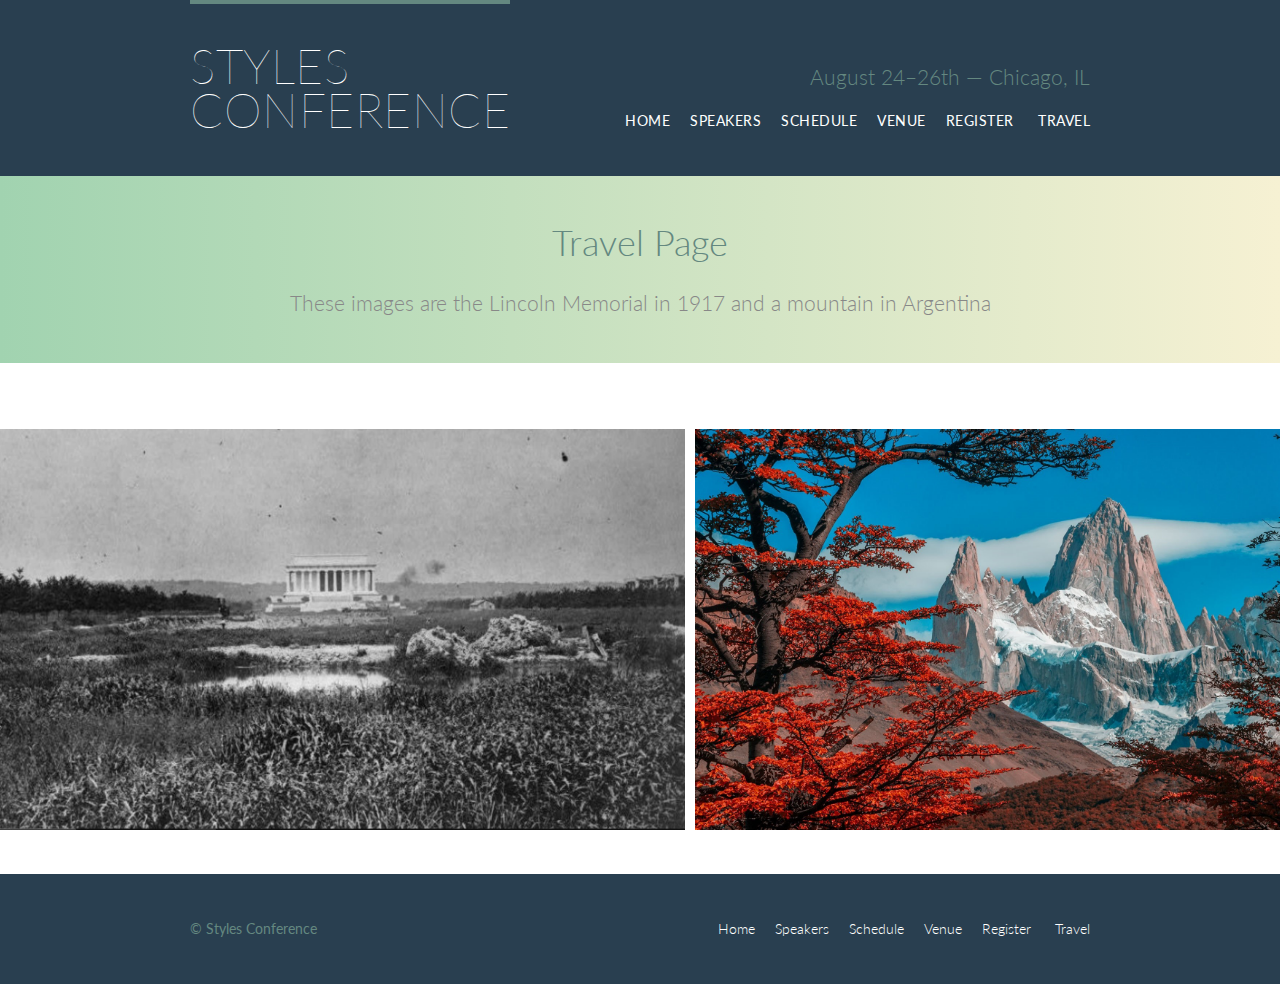
<file: ASN6/travel.html>
<!DOCTYPE html>
<html lang="en">

  <head>
    <meta charset="utf-8">
    <title>Travels</title>
    <link rel="stylesheet" href="assets/stylesheets/main.css">
    <link rel="stylesheet" href="http://fonts.googleapis.com/css?family=Lato:100,300,400">
  </head>

  <body>

    <!-- Header -->

    <header class="primary-header container group">

      <h1 class="logo">
        <a href="index.html">Styles <br> Conference</a>
      </h1>

      <h3 class="tagline">August 24&ndash;26th &mdash; Chicago, IL</h3>

      <nav class="nav primary-nav">
        <ul>
          <li><a href="index.html">Home</a></li><!--
          --><li><a href="speakers.html">Speakers</a></li><!--
          --><li><a href="schedule.html">Schedule</a></li><!--
          --><li><a href="venue.html">Venue</a></li><!--
          --><li><a href="register.html">Register</a></li>
          <li><a href="travel.html">Travel</a></li>
        </ul>
      </nav>

    </header>

    <!-- Lead -->

    <section class="row-alt">
      <div class="lead container">

        <h1>Travel Page</h1>

        <p>These images are the Lincoln Memorial in 1917 and a mountain in Argentina</p>

      </div>
    </section>

    <!-- Main content -->

    <section class="row">
	<style>
  body {
    margin: 0;
  }
</style>
      <div style="display: flex; justify-content: center; gap: 10px;">
<img src="assets/images/travel/LM_1917.jpg" alt="LM_1917" width="800"> 
<img src="assets/images/travel/Argentina.jpg" alt="Argentina" width="700">
        </section>

      </div>
    </section>

    <!-- Footer -->

    <footer class="primary-footer container group">

      <small>&copy; Styles Conference</small>

      <nav class="nav">
        <ul>
          <li><a href="index.html">Home</a></li><!--
          --><li><a href="speakers.html">Speakers</a></li><!--
          --><li><a href="schedule.html">Schedule</a></li><!--
          --><li><a href="venue.html">Venue</a></li><!--
          --><li><a href="register.html">Register</a></li>
         <li><a href="travel.html">Travel</a></li>
        </ul>
      </nav>

    </footer>

  </body>
</html>
</file>
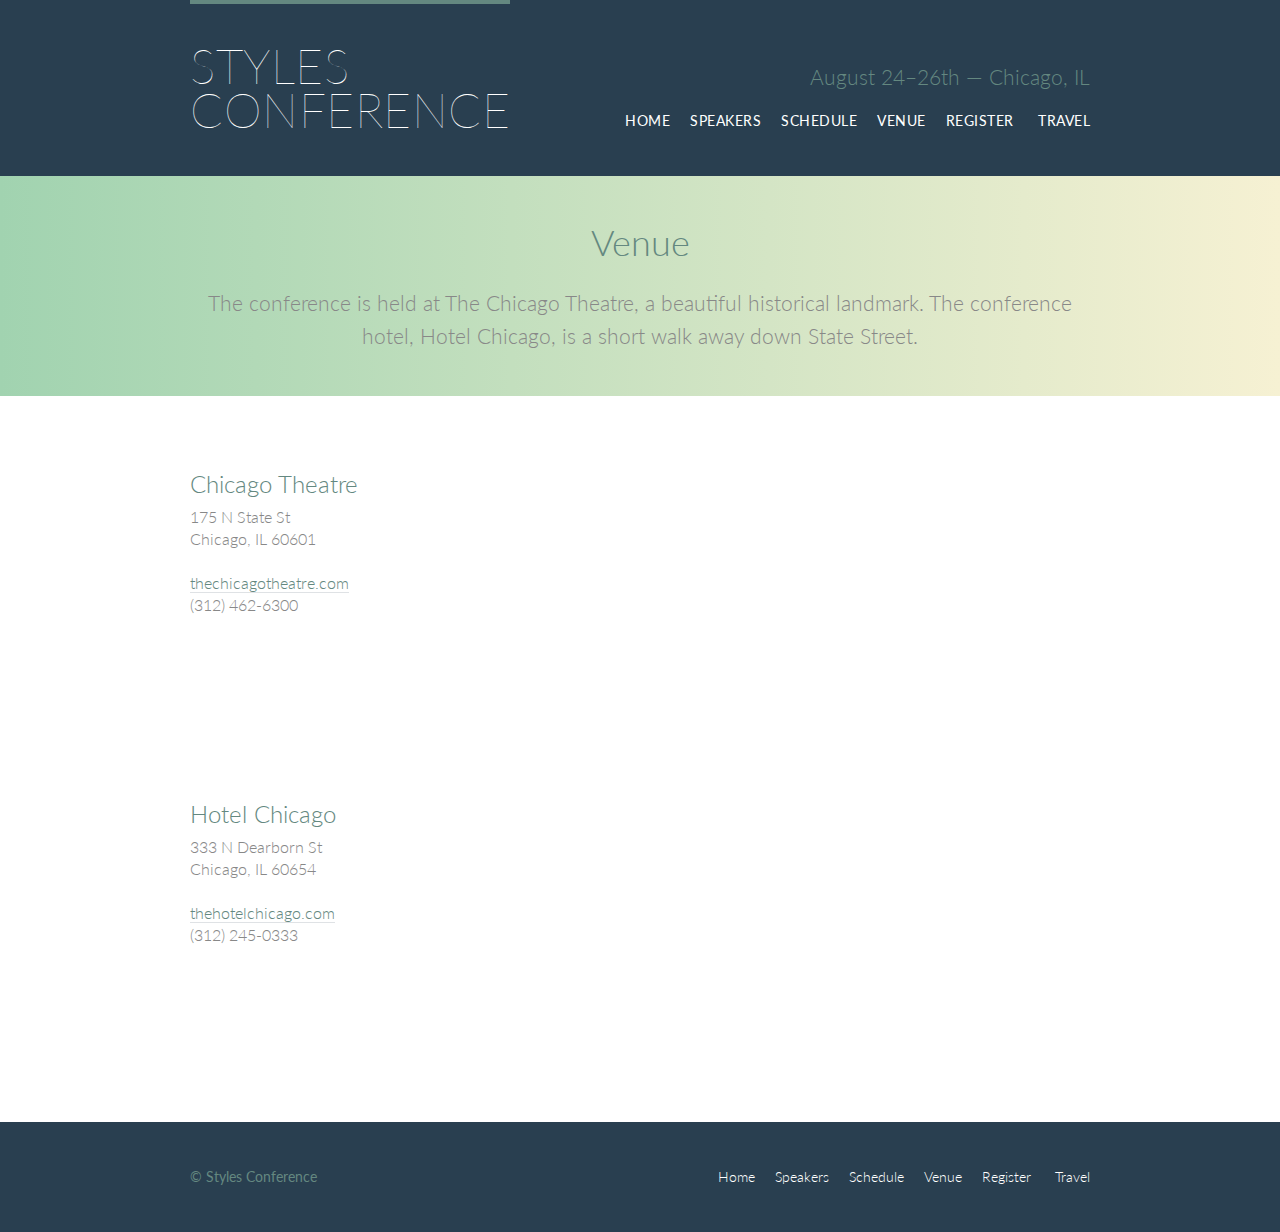
<file: ASN6/venue.html>
<!DOCTYPE html>
<html lang="en">

  <head>
    <meta charset="utf-8">
    <title>Venue - Styles Conference</title>
    <link rel="stylesheet" href="assets/stylesheets/main.css">
    <link rel="stylesheet" href="http://fonts.googleapis.com/css?family=Lato:100,300,400">
  </head>

  <body>

    <!-- Header -->

    <header class="primary-header container group">

      <h1 class="logo">
        <a href="index.html">Styles <br> Conference</a>
      </h1>

      <h3 class="tagline">August 24&ndash;26th &mdash; Chicago, IL</h3>

      <nav class="nav primary-nav">
        <ul>
          <li><a href="index.html">Home</a></li><!--
          --><li><a href="speakers.html">Speakers</a></li><!--
          --><li><a href="schedule.html">Schedule</a></li><!--
          --><li><a href="venue.html">Venue</a></li><!--
          --><li><a href="register.html">Register</a></li>
		   <li><a href="travel.html">Travel</a></li>
        </ul>
      </nav>

    </header>

    <!-- Lead -->

    <section class="row-alt">
      <div class="lead container">

        <h1>Venue</h1>

        <p>The conference is held at The Chicago Theatre, a beautiful historical landmark. The conference hotel, Hotel Chicago, is a short walk away down State Street.</p>

      </div>
    </section>

    <!-- Main content -->

    <section class="row">
      <div class="grid">

        <!-- Chicago Theatre -->

        <section class="venue-theatre">

          <div class="col-1-3">
            <h2>Chicago Theatre</h2>
            <p>175 N State St <br> Chicago, IL 60601</p>
            <p><a href="http://www.thechicagotheatre.com/">thechicagotheatre.com</a> <br> (312) 462-6300</p>
          </div><!--

          --><iframe class="venue-map col-2-3" src="https://www.google.com/maps/embed?pb=!1m5!3m3!1m2!1s0x880e2ca55810a493%3A0x4700ddf60fcbfad6!2schicago+theatre!5e0!3m2!1sen!2sus!4v1388701393606"></iframe>

        </section>

        <!-- Hotel Chicago -->

        <section class="venue-hotel">

          <div class="col-1-3">
            <h2>Hotel Chicago</h2>
            <p>333 N Dearborn St <br> Chicago, IL 60654</p>
            <p><a href="http://thehotelchicago.com/">thehotelchicago.com</a> <br> (312) 245-0333</p>
          </div><!--

          --><iframe class="venue-map col-2-3" src="https://www.google.com/maps/embed?pb=!1m5!3m3!1m2!1s0x880e2cb1da049173%3A0xa5c91d255a775f0b!2sHotel+Sax+Chicago%2C+North+Dearborn+Street%2C+Chicago%2C+IL!5e0!3m2!1sen!2sus!4v1388702493978"></iframe>

        </section>

      </div>
    </section>

    <!-- Footer -->

    <footer class="primary-footer container group">

      <small>&copy; Styles Conference</small>

      <nav class="nav">
        <ul>
          <li><a href="index.html">Home</a></li><!--
          --><li><a href="speakers.html">Speakers</a></li><!--
          --><li><a href="schedule.html">Schedule</a></li><!--
          --><li><a href="venue.html">Venue</a></li><!--
          --><li><a href="register.html">Register</a></li>
		   <li><a href="travel.html">Travel</a></li>
        </ul>
      </nav>

    </footer>

  </body>
</html>
</file>
<file: ASN8/styles.css>
ul {
  list-style-type: none;
  margin: 0;
  padding: 0;
  background-color: #730001;
  display: flex;
}

ul li a {
  display: block;
  color: white;
  padding: 14px 16px;
  text-decoration: none;
}

ul li a:hover {
  background-color: #400001;
}

/* For viewport width 600px or less, make the menu links stack on top of each other */
@media screen and (max-width: 600px) {
  ul {flex-direction: column;}
}
</file>
<file: ASN7/midterm/styles.css>
body{ 
background: linear-gradient(to bottom, #F5FD05, #FAFE81); 
  margin: 0; 
   text-align: center;
    align-items: center;
	
}

h1 {

color:#FFFCFA;
background-color: #000000;
 
   color:White;
	margin: 20px;
  padding: 10px;
  border-radius: 50px; 
  border: 5px solid yellow;
}


form {
  background-color: #9A8D01;
  color: #333; 
  margin: 40px auto;
  padding: 30px;
  width: 500px;
  border-radius: 20px;
  border: 5px solid #333;
  box-shadow: 0 0 15px rgba(0, 0, 0, 0.2);
  font-family: Arial, sans-serif;
}

form label {
  display: block;
  margin-top: 15px;
  font-weight: bold;
}

form input[type="text"],
form input[type="email"],
form input[type="password"],
form input[type="file"],
form input[type="range"],
form select {
  width: 100%;
  padding: 10px;
  margin-top: 5px;
  border: 1px solid #ccc;
  border-radius: 8px;
  box-sizing: border-box;
}

form input[type="radio"],
form input[type="checkbox"] {
  margin-right: 10px;
}
.highlight {
    width: 200px;
    height: auto
	 align-items: center;
		
}
form fieldset {
  border: none;
  padding: 0;
  margin: 0;
}

form legend {
  font-size: 1.5em;
  margin-bottom: 10px;
  color: #222;
}

form .section {
  margin-bottom: 25px;
}


}


 

.highlight {
    width: 200px;
    height: auto
	 align-items: center;
		
}

ul {
list-style-type: none;
}

h5 {
	background-color: #000000;
	color:White;
	margin: 20px;
  padding: 20px;
  border-radius: 10px; 
  border: 5px solid yellow;
  list-style-type: none;
}

header { 
background-color: #FFFB13;
	color:Black;
  padding: -1px;
  border-radius: 10px; 
  border: 5px solid black; 
}

main {
	background: linear-gradient(to bottom, #F9FD07, #FCFD9F);
	color:Black;
	margin: 20px;
  padding: -1px;
  border-radius: 50px; 
  border: 5px solid #A88C03;
}
section {
	background: linear-gradient(to bottom, #FCFC05, #F5CC00);
	color:Black;
	margin: 20px;
  padding: 5px;
  border-radius: 50px; 
  border: 5px solid #A88C03;
  list-style-type: none;
}
	
	.nav-menu {
  list-style: none;
  margin: 0;
  padding: 0;
  display: flex;
  justify-content: center; 
  background-color: #CCBB01; 
  border: 5px solid black;
}

.nav-menu li {
  margin: 0 15px;
}

.nav-menu a {
  text-decoration: none;
  color: Black;
  font-weight: bold;
  padding: 10px 15px;
  display: block;
}

.nav-menu a:hover {
  background-color: #9E9001; 
  border-radius: 5px;
}

.vertical-menu a {
	list-style: none;
	text-decoration: none;
  display: block;
  color: blue;
  text-decoration: underline;
  font-weight: bold;
  margin: 10px 0;
  padding: 10px;
  transition: background 0.3s ease;
}

.vertical-menu a:hover {
  background-color: #E5D205; 
  border-radius: 10px;
   padding: 10px;
}
</file>
<file: ASN4/styles.css>
/* Reset some default styles */
* {
    box-sizing: border-box;
    margin: 0;
    padding: 0;
}

/* Body styles */
body {
    font-family: 'Segoe UI', Arial, sans-serif;
    background-color: #f8f9fa;
    color: #222;
    line-height: 1.6;
    min-height: 100vh;
}

/* Headings */
h1, h2, h3, h4, h5, h6 {
    font-weight: 600;
    margin-bottom: 0.75em;
    color: #1a202c;
}

h1 { font-size: 2.5rem; }
h2 { font-size: 2rem; }
h3 { font-size: 1.5rem; }
h4 { font-size: 1.25rem; }
h5 { font-size: 1rem; }
h6 { font-size: 0.875rem; }

/* Paragraphs */
p {
    margin-bottom: 1em;
}

/* Links */
a {
    color: #2563eb;
    text-decoration: none;
    transition: color 0.2s;
}
a:hover, a:focus {
    color: #1e40af;
    text-decoration: underline;
}

/* Lists */
ul{
    margin-left: 2em;
    margin-bottom: 1em;
    list-style-type: none;
}
li {
    margin-bottom: 0.5em;
}

/* Tables */
table {
    width: 100%;
    border-collapse: collapse;
    margin-bottom: 1.5em;
    background: #fff;
}
th, td {
    border: 1px solid #dee2e6;
    padding: 0.75em;
    text-align: left;
}
th {
    background-color: #e9ecef;
    font-weight: 600;
}

/* Forms */
form {
    margin-bottom: 2em;
}
label {
    display: block;
    margin-bottom: 0.5em;
    font-weight: 500;
}
input, textarea, select, button {
    font-family: inherit;
    font-size: 1rem;
    padding: 0.5em;
    margin-bottom: 1em;
    border: 1px solid #ced4da;
    border-radius: 4px;
    background: #fff;
    transition: border-color 0.2s;
}
input:focus, textarea:focus, select:focus {
    border-color: #2563eb;
    outline: none;
}
button {
    background-color: #2563eb;
    color: #fff;
    border: none;
    cursor: pointer;
    font-weight: 600;
    transition: background 0.2s;
}
button:hover, button:focus {
    background-color: #1e40af;
}

/* Images */
img {
    max-width: 100%;
    height: auto;
    display: block;
    margin-bottom: 1em;
}

/* Blockquotes */
blockquote {
    border-left: 4px solid #2563eb;
    background: #f1f5f9;
    padding: 1em;
    margin: 1em 0;
    font-style: italic;
    color: #374151;
}

/* Code */
pre, code {
    font-family: 'Fira Mono', 'Consolas', monospace;
    background: #f3f4f6;
    color: #1e293b;
    border-radius: 4px;
}
pre {
    padding: 1em;
    overflow-x: auto;
    margin-bottom: 1em;
}
code {
    padding: 0.2em 0.4em;
    font-size: 0.95em;
}

/* Horizontal rule */
hr {
    border: none;
    border-top: 1px solid #dee2e6;
    margin: 2em 0;
}

/* Container utility */
.container {
    max-width: 900px;
    margin: 2em auto;
    padding: 0 1em;
    background: #fff;
    border-radius: 8px;
    box-shadow: 0 2px 8px rgba(30, 41, 59, 0.06);
}
</file>
<file: ASN5/assets/stylesheets/main.css>
/* http://meyerweb.com/eric/tools/css/reset/
   v2.0 | 20110126
   License: none (public domain)
*/

html, body, div, span, applet, object, iframe,
h1, h2, h3, h4, h5, h6, p, blockquote, pre,
a, abbr, acronym, address, big, cite, code,
del, dfn, em, img, ins, kbd, q, s, samp,
small, strike, strong, sub, sup, tt, var,
b, u, i, center,
dl, dt, dd, ol, ul, li,
fieldset, form, label, legend,
table, caption, tbody, tfoot, thead, tr, th, td,
article, aside, canvas, details, embed,
figure, figcaption, footer, header, hgroup,
menu, nav, output, ruby, section, summary,
time, mark, audio, video {
  margin: 0;
  padding: 0;
  border: 0;
  font-size: 100%;
  font: inherit;
  vertical-align: baseline;
}
/* HTML5 display-role reset for older browsers */
article, aside, details, figcaption, figure,
footer, header, hgroup, menu, nav, section {
  display: block;
}
body {
  line-height: 1;
}
ol, ul {
  list-style: none;
}
blockquote, q {
  quotes: none;
}
blockquote:before, blockquote:after,
q:before, q:after {
  content: '';
  content: none;
}
table {
  border-collapse: collapse;
  border-spacing: 0;
}

/*
  ========================================
  Custom styles
  ========================================
*/

body {
  background: #293f50;
  color: #888;
  font: 300 16px/22px "Lato", "Open Sans", "Helvetica Neue", Helvetica, Arial, sans-serif;
}

/*
  ========================================
  Grid
  ========================================
*/

*,
*:before,
*:after {
  -webkit-box-sizing: border-box;
     -moz-box-sizing: border-box;
          box-sizing: border-box;
}
.container,
.grid {
  margin: 0 auto;
  width: 960px;
}
.container {
  padding-left: 30px;
  padding-right: 30px;
}
.grid,
.col-1-3,
.col-2-3 {
  padding-left: 15px;
  padding-right: 15px;
}
.col-1-3,
.col-2-3  {
  display: inline-block;
  vertical-align: top;
}
.col-1-3 {
  width: 33.33%;
}
.col-2-3 {
  width: 66.66%;
}

/*
  ========================================
  Clearfix
  ========================================
*/

.group:before,
.group:after {
  content: "";
  display: table;
}
.group:after {
  clear: both;
}
.group {
  clear: both;
  *zoom: 1;
}

/*
  ========================================
  Rows
  ========================================
*/

.row,
.row-alt {
  min-width: 960px;
}
.row {
  background: #fff;
  padding: 66px 0 44px 0;
}
.row-alt {
  background: #cbe2c1;
  background: -webkit-linear-gradient(to right, #a1d3b0, #f6f1d3);
  background:    -moz-linear-gradient(to right, #a1d3b0, #f6f1d3);
  background:         linear-gradient(to right, #a1d3b0, #f6f1d3);
  padding: 44px 0 22px 0;
}

/*
  ========================================
  Typography
  ========================================
*/

h1, h2, h3, h4 {
  color: #648880;
}
h1, h3, h4, h5, p {
  margin-bottom: 22px;
}
h1 {
  font-size: 36px;
  line-height: 44px;
}
h2 {
  font-size: 24px;
  line-height: 44px;
}
h3 {
  font-size: 21px;
}
h4 {
  font-size: 18px;
}
h5 {
  color: #a9b2b9;
  font-size: 14px;
  font-weight: 400;
  text-transform: uppercase;
}
strong {
  font-weight: 400;
}
cite,
em {
  font-style: italic;
}

/*
  ========================================
  Leads
  ========================================
*/

.lead {
  text-align: center;
}
.lead p {
  font-size: 21px;
  line-height: 33px;
}

/*
  ========================================
  Links
  ========================================
*/

a {
  color: #648880;
  text-decoration: none;
}
a:hover {
  color: #a9b2b9;
}
p a {
  border-bottom: 1px solid #dfe2e5;
}
.primary-header a,
.primary-footer a {
  color: #fff;
}
.primary-header a:hover,
.primary-footer a:hover {
  color: #648880;
}

/*
  ========================================
  Buttons
  ========================================
*/

.btn {
  border-radius: 5px;
  color: #fff;
  cursor: pointer;
  display: inline-block;
  font-weight: 400;
  letter-spacing: .5px;
  margin: 0;
  text-transform: uppercase;
}
.btn-alt {
  border: 1px solid #fff;
  padding: 10px 30px;
}
.btn-alt:hover {
  background: #fff;
  color: #648880;
}

/*
  ========================================
  Primary header
  ========================================
*/

.logo {
  border-top: 4px solid #648880;
  float: left;
  font-size: 48px;
  font-weight: 100;
  letter-spacing: .5px;
  line-height: 44px;
  padding: 40px 0 22px 0;
  text-transform: uppercase;
}
.tagline {
  margin: 66px 0 22px 0;
  text-align: right;
}
.primary-nav {
  font-size: 14px;
  font-weight: 400;
  letter-spacing: .5px;
  text-transform: uppercase;
}

/*
  ========================================
  Primary footer
  ========================================
*/

.primary-footer {
  color: #648880;
  font-size: 14px;
  padding-bottom: 44px;
  padding-top: 44px;
}
.primary-footer small {
  float: left;
  font-weight: 400;
}

/*
  ========================================
  Navigation
  ========================================
*/

.nav {
  text-align: right;
}
.nav li {
  display: inline-block;
  margin: 0 10px;
  vertical-align: top;
}
.nav li:last-child {
  margin-right: 0;
}

/*
  ========================================
  Home
  ========================================
*/

.hero {
  color: #fff;
  line-height: 44px;
  padding: 22px 80px 66px 80px;
  text-align: center;
}
.hero h2 {
  font-size: 36px;
}
.hero p {
  font-size: 24px;
  font-weight: 100;
}
.teaser a:hover h3 {
  color: #a9b2b9;
}
.teaser img {
  border-radius: 5px;
  display: block;
  margin-bottom: 22px;
  max-width: 100%
}

/*
  ========================================
  Speakers
  ========================================
*/

.speaker {
  margin-bottom: 44px;
}
.speaker-info {
  border: 1px solid #dfe2e5;
  border-radius: 5px;
  margin-top: 88px;
  padding-bottom: 22px;
  text-align: center;
}
.speaker-info img {
  border-radius: 50%;
  height: 130px;
  margin: -66px 0 22px 0;
  vertical-align: top;
}

/*
  ========================================
  Venue
  ========================================
*/

.venue-theatre {
  margin-bottom: 66px;
}
.venue-hotel {
  margin-bottom: 22px;
}
.venue-map {
  height: 264px;
}
</file>
<file: ASN6/assets/stylesheets/main.css>
/* http://meyerweb.com/eric/tools/css/reset/
   v2.0 | 20110126
   License: none (public domain)
*/

html, body, div, span, applet, object, iframe,
h1, h2, h3, h4, h5, h6, p, blockquote, pre,
a, abbr, acronym, address, big, cite, code,
del, dfn, em, img, ins, kbd, q, s, samp,
small, strike, strong, sub, sup, tt, var,
b, u, i, center,
dl, dt, dd, ol, ul, li,
fieldset, form, label, legend,
table, caption, tbody, tfoot, thead, tr, th, td,
article, aside, canvas, details, embed,
figure, figcaption, footer, header, hgroup,
menu, nav, output, ruby, section, summary,
time, mark, audio, video {
  margin: 0;
  padding: 0;
  border: 0;
  font-size: 100%;
  font: inherit;
  vertical-align: baseline;
}
/* HTML5 display-role reset for older browsers */
article, aside, details, figcaption, figure,
footer, header, hgroup, menu, nav, section {
  display: block;
}
body {
  line-height: 1;
}
ol, ul {
  list-style: none;
}
blockquote, q {
  quotes: none;
}
blockquote:before, blockquote:after,
q:before, q:after {
  content: '';
  content: none;
}
table {
  border-collapse: collapse;
  border-spacing: 0;
}

/*
  ========================================
  Custom styles
  ========================================
*/

body {
  background: #293f50;
  color: #888;
  font: 300 16px/22px "Lato", "Open Sans", "Helvetica Neue", Helvetica, Arial, sans-serif;
}

/*
  ========================================
  Grid
  ========================================
*/

*,
*:before,
*:after {
  -webkit-box-sizing: border-box;
     -moz-box-sizing: border-box;
          box-sizing: border-box;
}
.container,
.grid {
  margin: 0 auto;
  width: 960px;
}
.container {
  padding-left: 30px;
  padding-right: 30px;
}
.grid,
.col-1-3,
.col-2-3 {
  padding-left: 15px;
  padding-right: 15px;
}
.col-1-3,
.col-2-3  {
  display: inline-block;
  vertical-align: top;
}
.col-1-3 {
  width: 33.33%;
}
.col-2-3 {
  width: 66.66%;
}

/*
  ========================================
  Clearfix
  ========================================
*/

.group:before,
.group:after {
  content: "";
  display: table;
}
.group:after {
  clear: both;
}
.group {
  clear: both;
  *zoom: 1;
}

/*
  ========================================
  Rows
  ========================================
*/

.row,
.row-alt {
  min-width: 960px;
}
.row {
  background: #fff;
  padding: 66px 0 44px 0;
}
.row-alt {
  background: #cbe2c1;
  background: -webkit-linear-gradient(to right, #a1d3b0, #f6f1d3);
  background:    -moz-linear-gradient(to right, #a1d3b0, #f6f1d3);
  background:         linear-gradient(to right, #a1d3b0, #f6f1d3);
  padding: 44px 0 22px 0;
}

/*
  ========================================
  Typography
  ========================================
*/

h1, h2, h3, h4 {
  color: #648880;
}
h1, h3, h4, h5, p {
  margin-bottom: 22px;
}
h1 {
  font-size: 36px;
  line-height: 44px;
}
h2 {
  font-size: 24px;
  line-height: 44px;
}
h3 {
  font-size: 21px;
}
h4 {
  font-size: 18px;
}
h5 {
  color: #a9b2b9;
  font-size: 14px;
  font-weight: 400;
  text-transform: uppercase;
}
strong {
  font-weight: 400;
}
cite,
em {
  font-style: italic;
}

/*
  ========================================
  Leads
  ========================================
*/

.lead {
  text-align: center;
}
.lead p {
  font-size: 21px;
  line-height: 33px;
}

/*
  ========================================
  Links
  ========================================
*/

a {
  color: #648880;
  text-decoration: none;
}
a:hover {
  color: #a9b2b9;
}
p a {
  border-bottom: 1px solid #dfe2e5;
}
.primary-header a,
.primary-footer a {
  color: #fff;
}
.primary-header a:hover,
.primary-footer a:hover {
  color: #648880;
}

/*
  ========================================
  Buttons
  ========================================
*/

.btn {
  border-radius: 5px;
  color: #fff;
  cursor: pointer;
  display: inline-block;
  font-weight: 400;
  letter-spacing: .5px;
  margin: 0;
  text-transform: uppercase;
}
.btn-alt {
  border: 1px solid #fff;
  padding: 10px 30px;
}
.btn-alt:hover {
  background: #fff;
  color: #648880;
}

/*
  ========================================
  Primary header
  ========================================
*/

.logo {
  border-top: 4px solid #648880;
  float: left;
  font-size: 48px;
  font-weight: 100;
  letter-spacing: .5px;
  line-height: 44px;
  padding: 40px 0 22px 0;
  text-transform: uppercase;
}
.tagline {
  margin: 66px 0 22px 0;
  text-align: right;
}
.primary-nav {
  font-size: 14px;
  font-weight: 400;
  letter-spacing: .5px;
  text-transform: uppercase;
}

/*
  ========================================
  Primary footer
  ========================================
*/

.primary-footer {
  color: #648880;
  font-size: 14px;
  padding-bottom: 44px;
  padding-top: 44px;
}
.primary-footer small {
  float: left;
  font-weight: 400;
}

/*
  ========================================
  Navigation
  ========================================
*/

.nav {
  text-align: right;
}
.nav li {
  display: inline-block;
  margin: 0 10px;
  vertical-align: top;
}
.nav li:last-child {
  margin-right: 0;
}

/*
  ========================================
  Home
  ========================================
*/

.hero {
  color: #fff;
  line-height: 44px;
  padding: 22px 80px 66px 80px;
  text-align: center;
}
.hero h2 {
  font-size: 36px;
}
.hero p {
  font-size: 24px;
  font-weight: 100;
}
.teaser a:hover h3 {
  color: #a9b2b9;
}
.teaser img {
  border-radius: 5px;
  display: block;
  margin-bottom: 22px;
  max-width: 100%
}

/*
  ========================================
  Speakers
  ========================================
*/

.speaker {
  margin-bottom: 44px;
}
.speaker-info {
  border: 1px solid #dfe2e5;
  border-radius: 5px;
  margin-top: 88px;
  padding-bottom: 22px;
  text-align: center;
}
.speaker-info img {
  border-radius: 50%;
  height: 130px;
  margin: -66px 0 22px 0;
  vertical-align: top;
}

/*
  ========================================
  Venue
  ========================================
*/

.venue-theatre {
  margin-bottom: 66px;
}
.venue-hotel {
  margin-bottom: 22px;
}
.venue-map {
  height: 264px;
}
</file>
